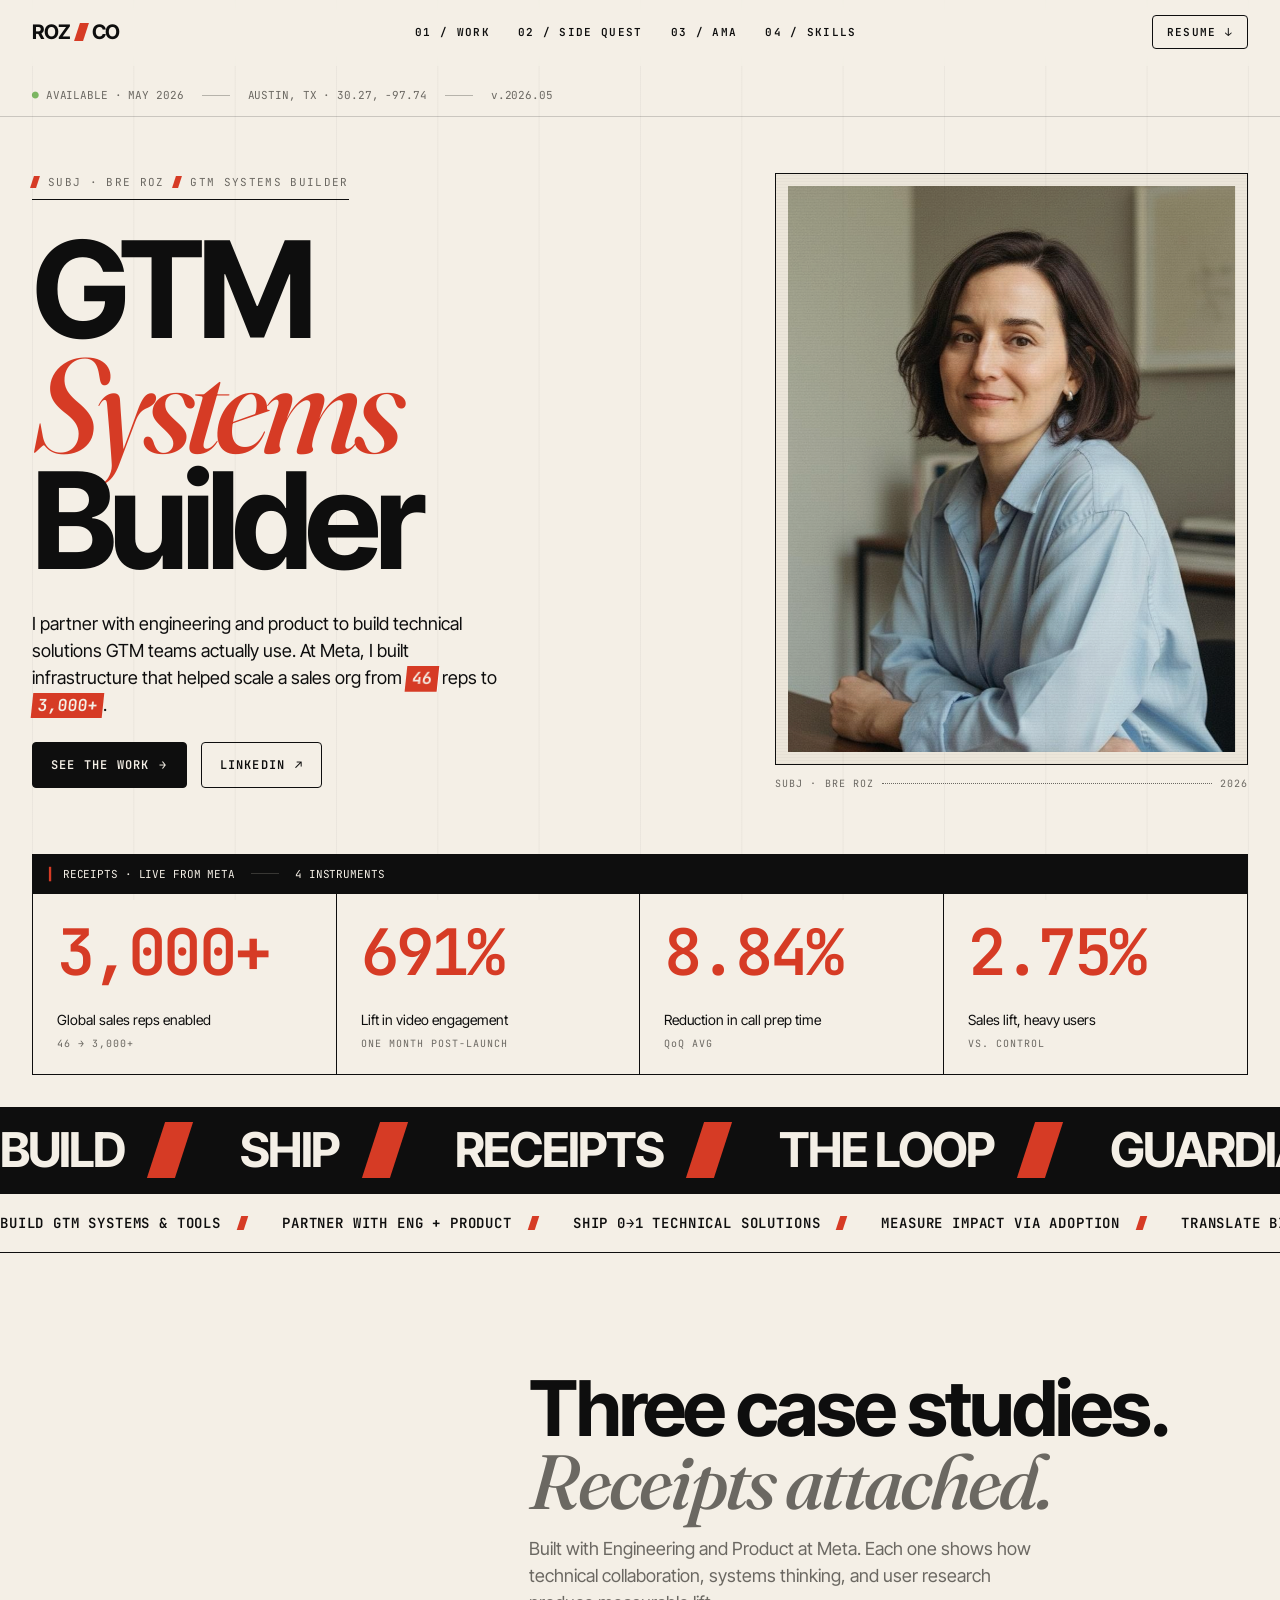
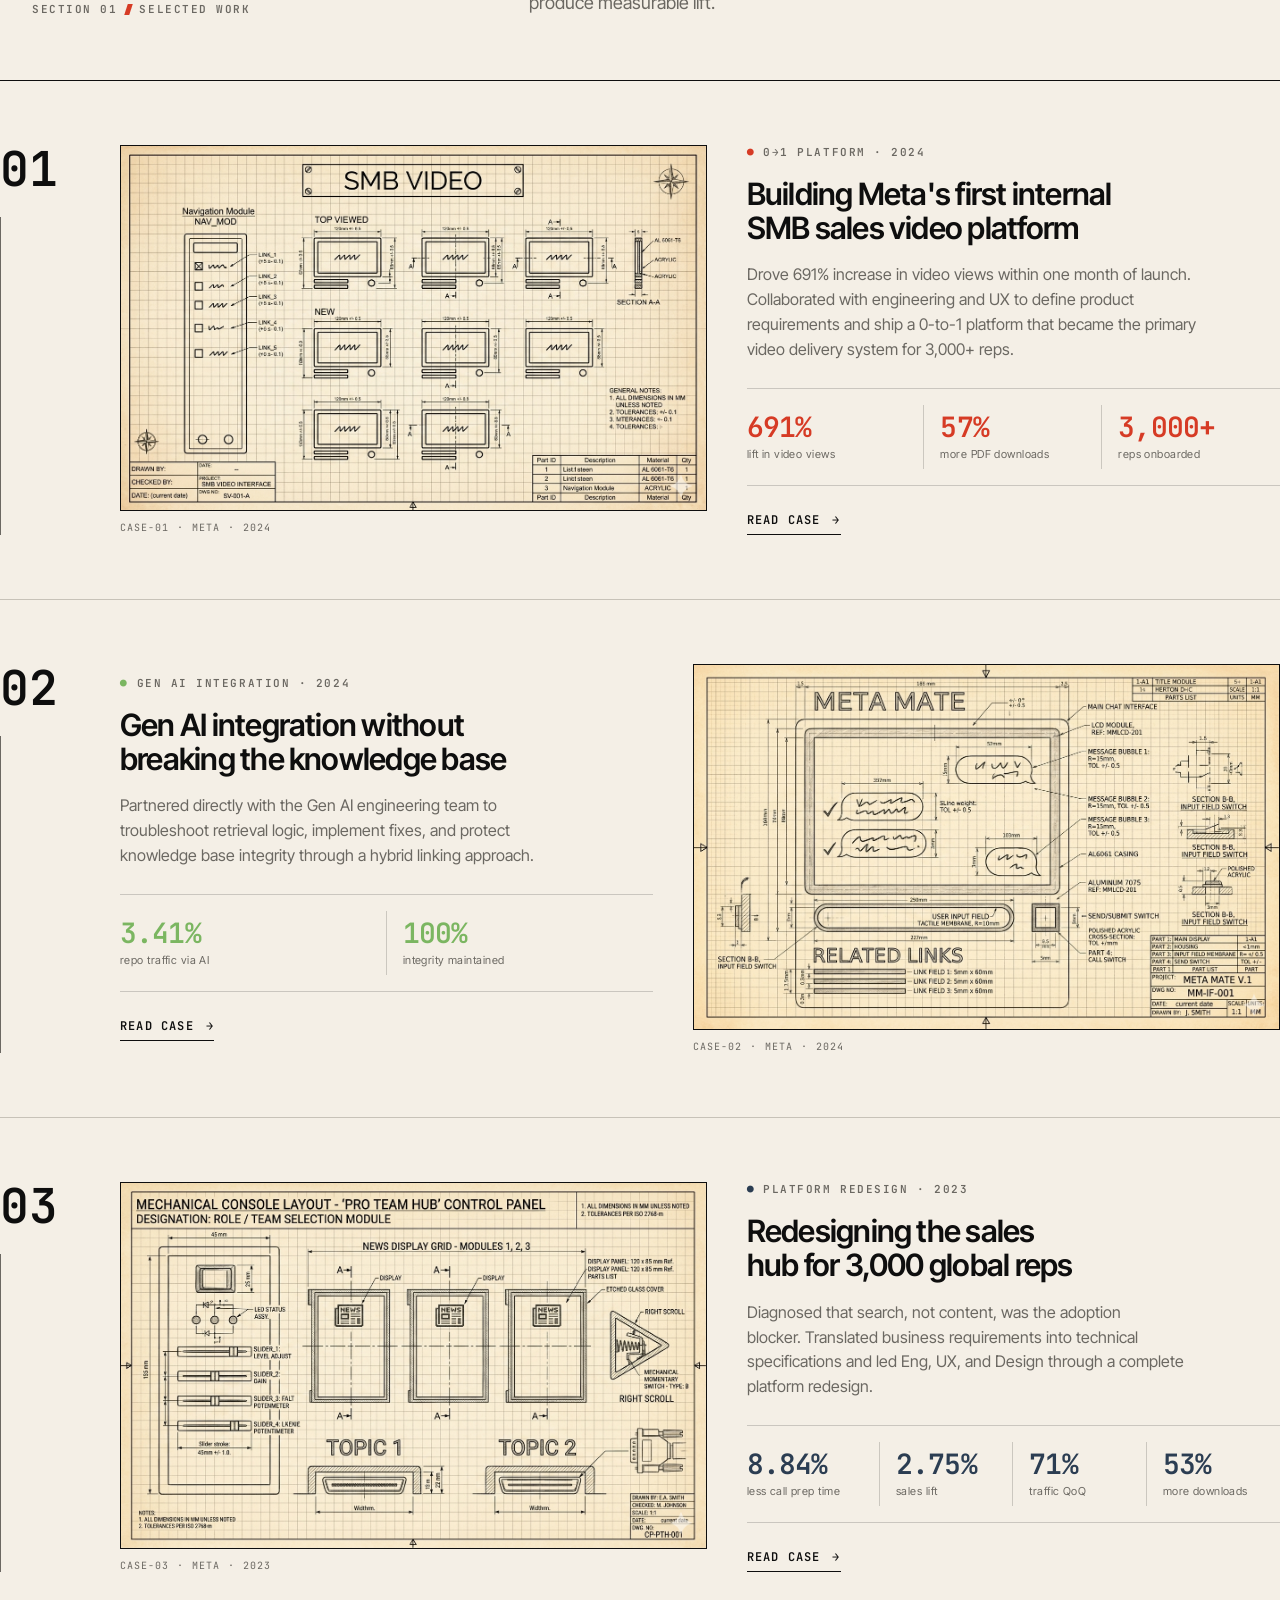
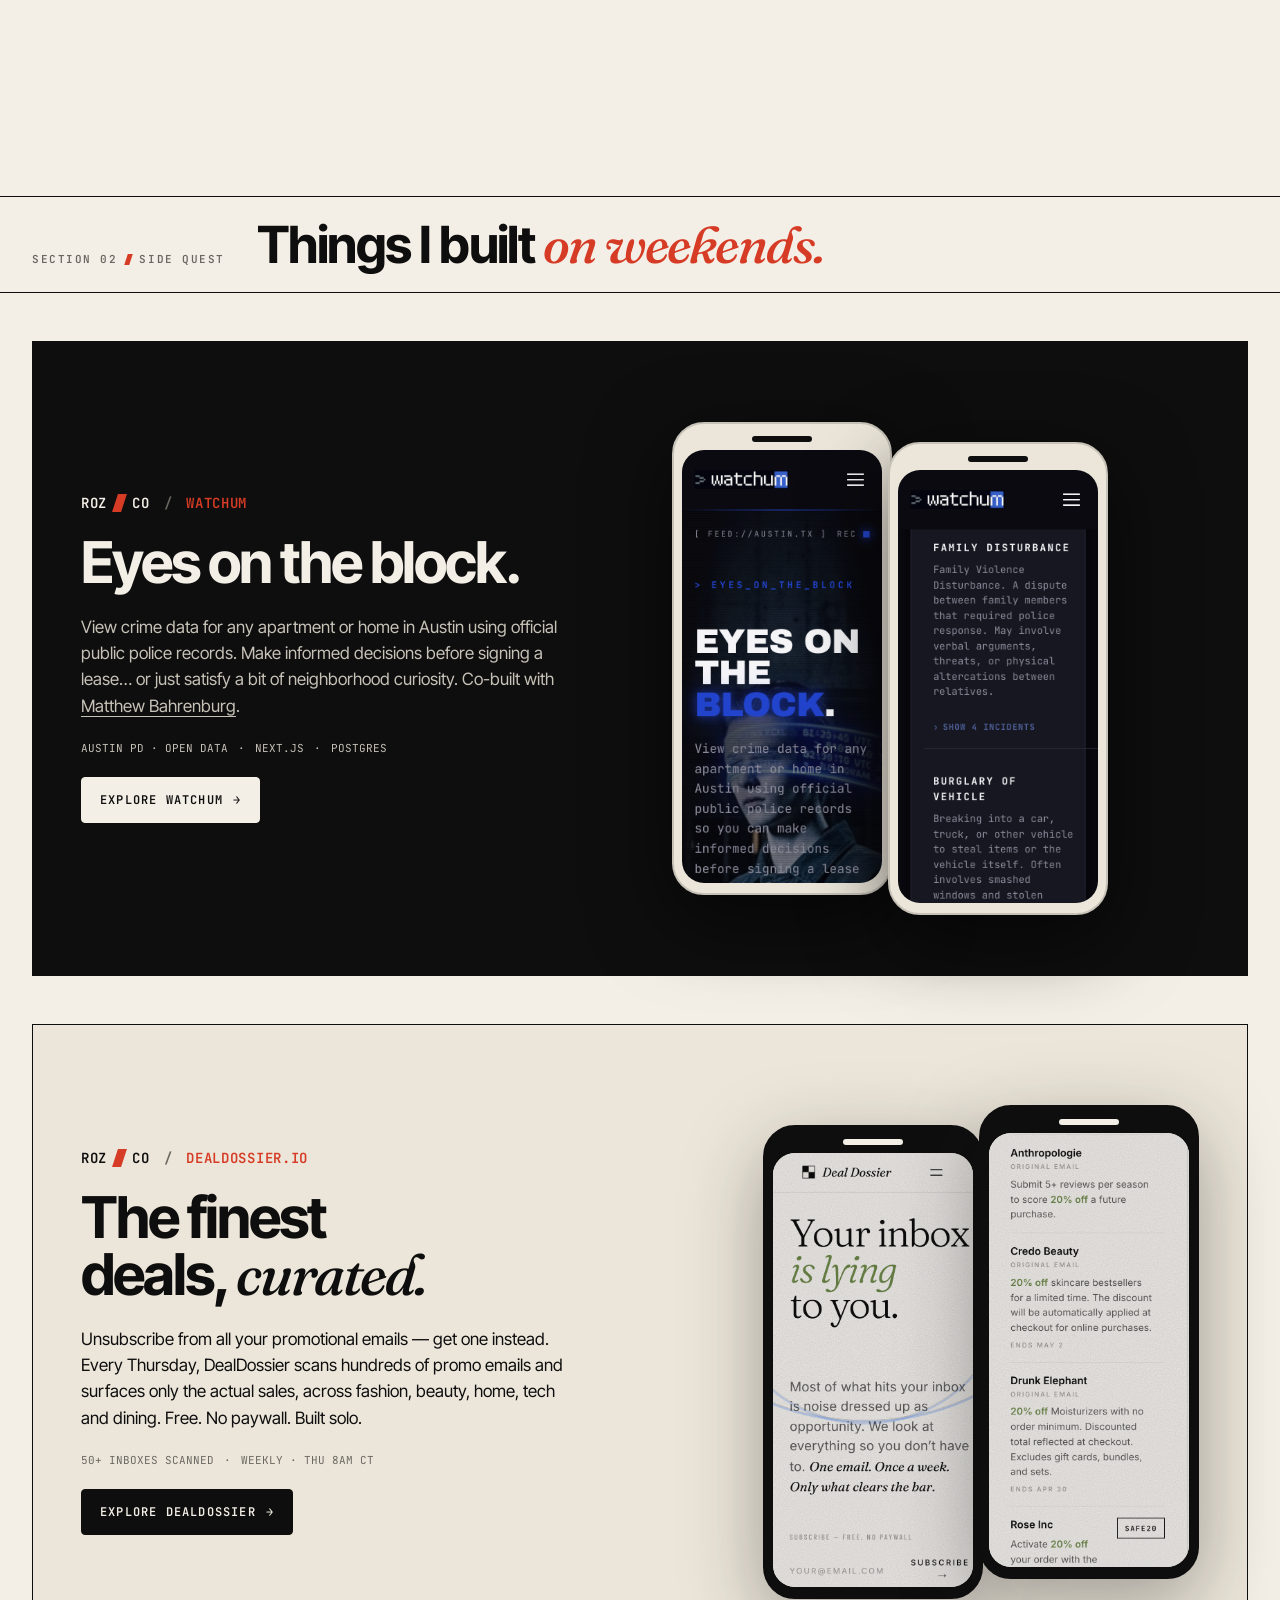
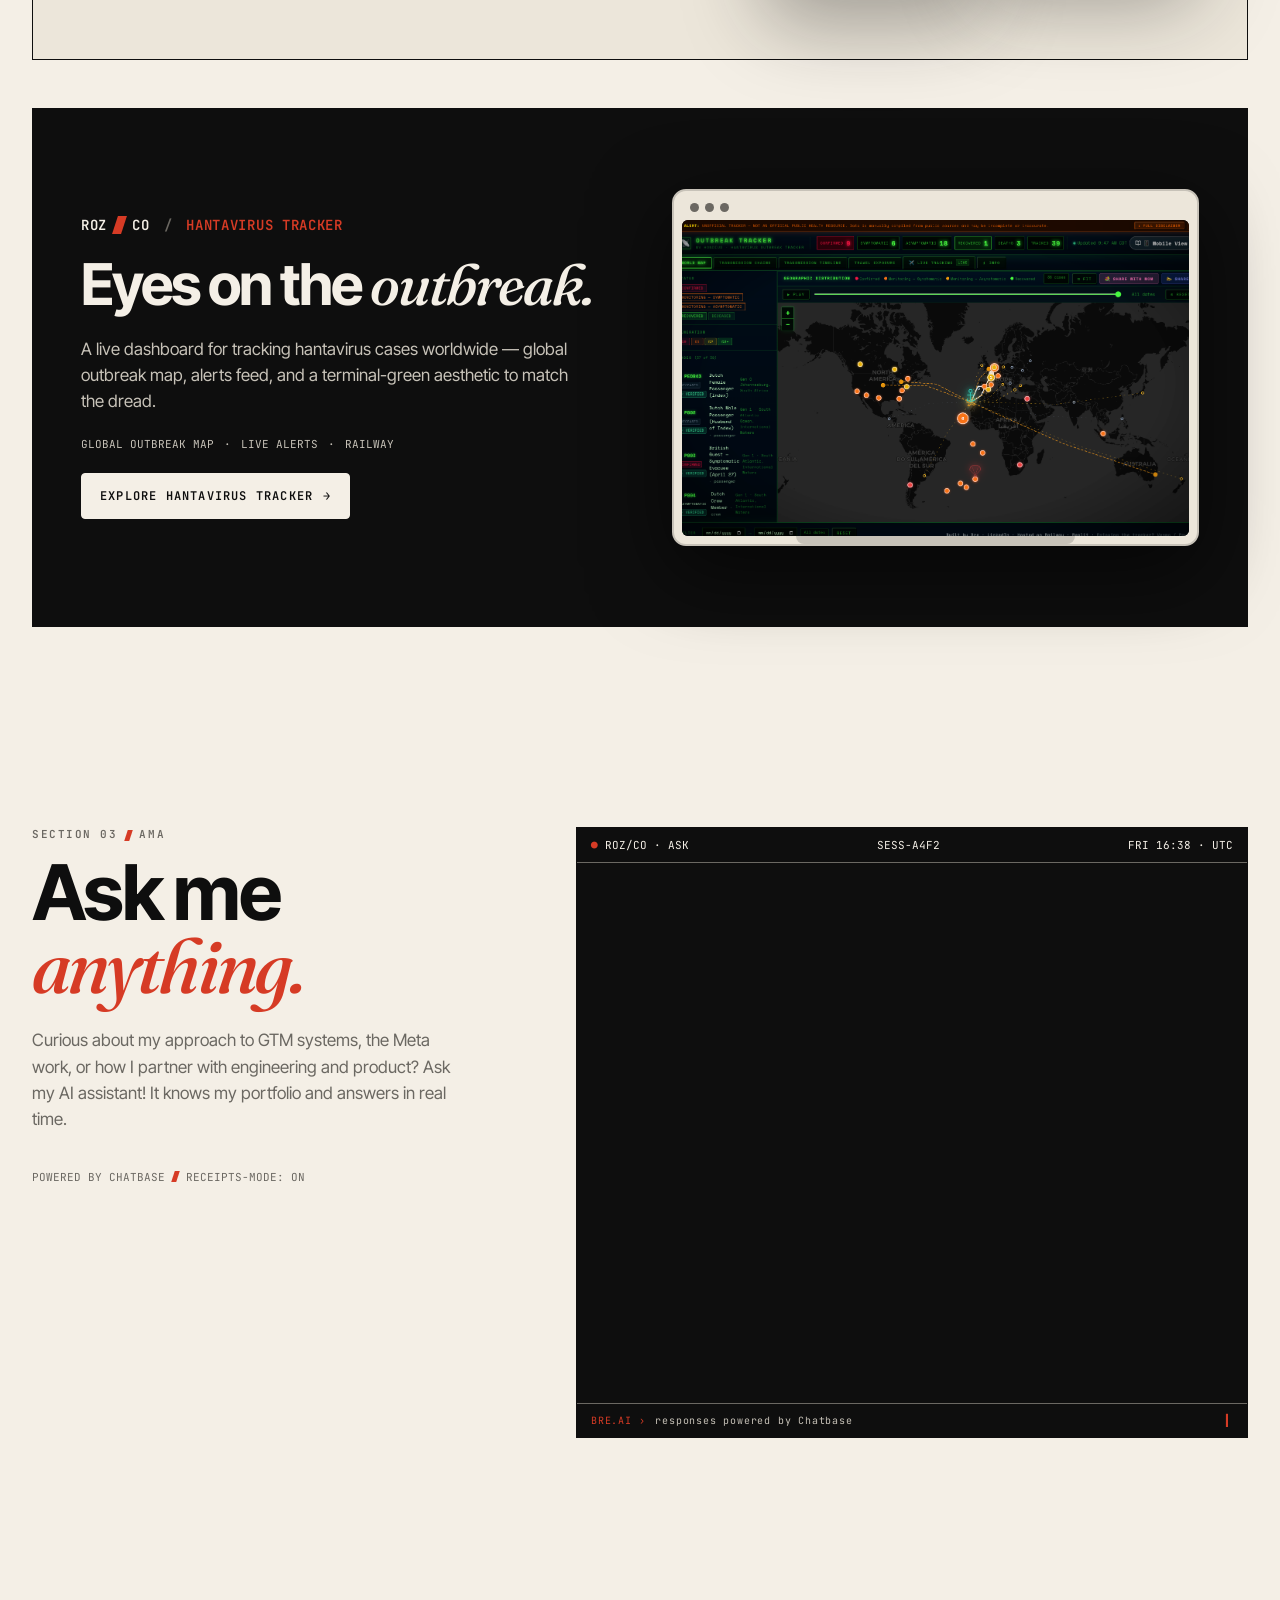
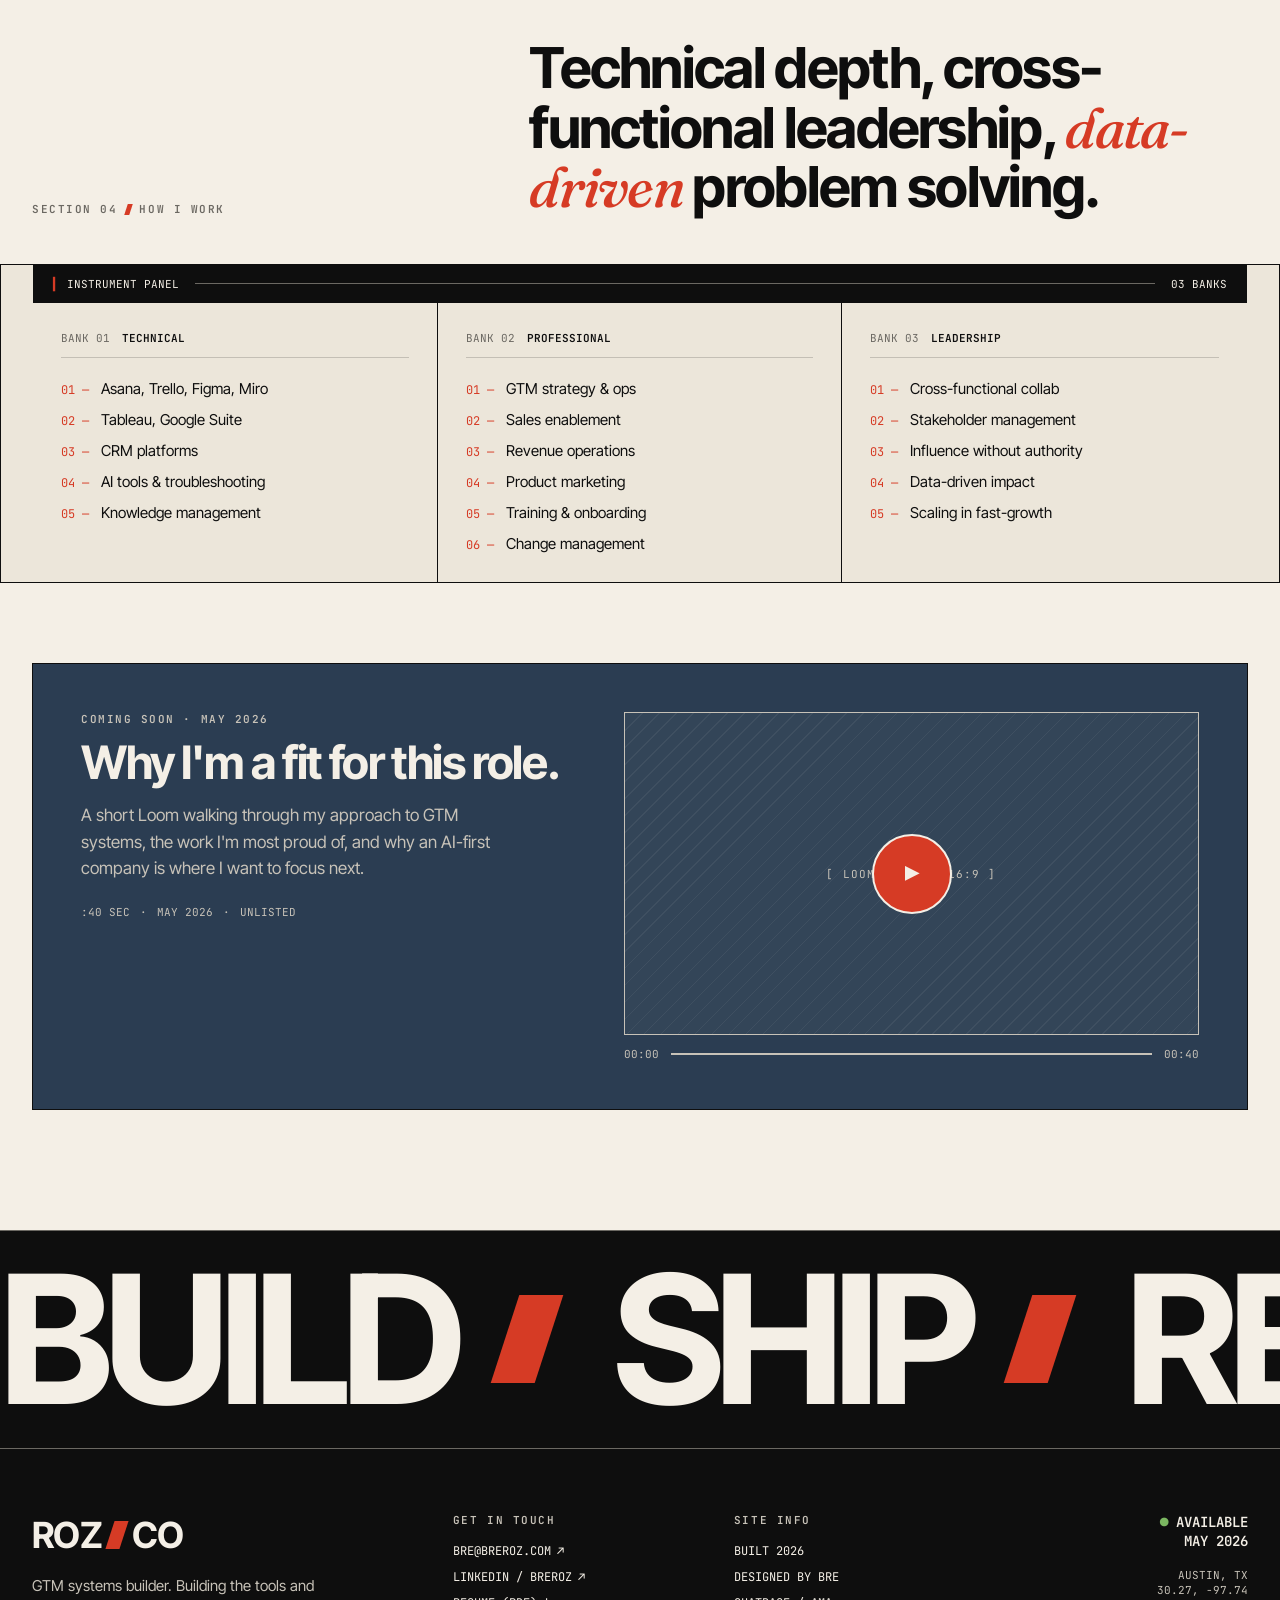
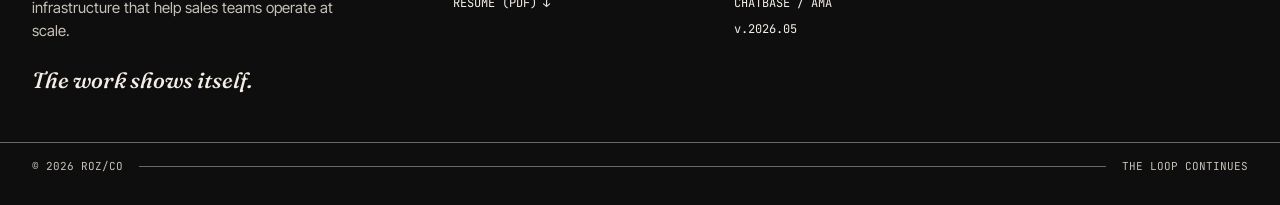
<file: index.html>
<!doctype html>
<html lang="en">
<head>
<!-- Google tag (gtag.js) -->
<script async src="https://www.googletagmanager.com/gtag/js?id=G-G321SDKJMJ"></script>
<script>
  window.dataLayer = window.dataLayer || [];
  function gtag(){dataLayer.push(arguments);}
  gtag('js', new Date());

  gtag('config', 'G-G321SDKJMJ');
</script>
<meta charset="utf-8" />
<meta name="viewport" content="width=device-width, initial-scale=1" />
<title>Bre Roz — GTM Systems Builder</title>
<meta name="description" content="Bre Roz — GTM Systems Builder. I partner with engineering and product to build technical solutions GTM teams actually use. At Meta, helped scale a sales org from 46 reps to 3,000+." />
<link rel="preconnect" href="https://fonts.googleapis.com" />
<link rel="preconnect" href="https://fonts.gstatic.com" crossorigin />
<link href="https://fonts.googleapis.com/css2?family=Inter+Tight:wght@400;500;600;700&family=Fraunces:ital,opsz,wght@1,9..144,400;1,9..144,500;1,9..144,600&family=JetBrains+Mono:wght@400;500;600&display=swap" rel="stylesheet" />
<style>
/* ROZ/CO — Operator-Core tokens */
:root {
  --bone: #F4EFE6;
  --bone-2: #ECE6DA;
  --black: #0E0E0E;
  --black-2: #1A1A18;
  --signal: #D63B25;
  --green: #7BB661;
  --steel: #6B6862;
  --steel-2: #C7C2B8;
  --drafting: #2B3D52;

  --f-sans: "Inter Tight", "Inter", system-ui, sans-serif;
  --f-serif: "Fraunces", "Times New Roman", serif;
  --f-mono: "JetBrains Mono", ui-monospace, monospace;

  --r: 0px;
  --r-int: 4px;

  --hairline: 1px solid var(--black);
  --hairline-steel: 1px solid var(--steel);
  --hairline-light: 1px solid rgba(14,14,14,.18);

  --shadow-hard: 4px 4px 0 var(--black);
}

* { box-sizing: border-box; margin: 0; padding: 0; }
html { scroll-behavior: smooth; }
html, body { background: var(--bone); color: var(--black); font-family: var(--f-sans); -webkit-font-smoothing: antialiased; }
body { overflow-x: hidden; }
::selection { background: var(--signal); color: var(--bone); }

.mono { font-family: var(--f-mono); font-feature-settings: "ss01"; letter-spacing: -0.01em; }
.serif { font-family: var(--f-serif); font-style: italic; }
.sans { font-family: var(--f-sans); }

.container { max-width: 1440px; margin: 0 auto; padding: 0 32px; }

a { color: inherit; text-decoration: none; }
button { font: inherit; color: inherit; background: none; border: none; cursor: pointer; }
img { display: block; max-width: 100%; }

.eyebrow {
  font-family: var(--f-mono);
  font-size: 11px;
  font-weight: 600;
  letter-spacing: 0.14em;
  text-transform: uppercase;
  color: var(--steel);
}
.tick { color: var(--signal); font-family: var(--f-mono); }
.rule { height: 1px; background: var(--black); }
.rule-steel { height: 1px; background: var(--steel-2); }

.skip {
  position: absolute; left: -9999px; top: 0;
  background: var(--black); color: var(--bone);
  padding: 10px 14px; font-family: var(--f-mono); font-size: 12px;
  z-index: 200;
}
.skip:focus { left: 8px; top: 8px; }

.grid-overlay {
  position: fixed; inset: 0;
  pointer-events: none;
  z-index: 1;
  background-image: linear-gradient(to right, rgba(14,14,14,.04) 1px, transparent 1px);
  background-size: calc((100% - 64px) / 12) 100%;
  background-position: 32px 0;
  mix-blend-mode: multiply;
}

/* Slash mark */
.slash {
  display: inline-block;
  background: var(--signal);
  transform: skewX(-18deg);
  vertical-align: middle;
}

/* ─────────── NAV ─────────── */
.nav {
  position: fixed; top: 0; left: 0; right: 0;
  z-index: 100;
  background: rgba(244,239,230,.86);
  backdrop-filter: blur(10px);
  -webkit-backdrop-filter: blur(10px);
  border-bottom: 1px solid transparent;
  transition: border-color .25s, background .25s;
}
.nav--scrolled { border-bottom-color: var(--black); background: rgba(244,239,230,.96); }
.nav__inner {
  display: flex; align-items: center; justify-content: space-between;
  height: 64px;
}
.nav__mark {
  display: flex; align-items: center; gap: 6px;
  font-family: var(--f-sans); font-weight: 700; letter-spacing: -0.02em;
  font-size: 20px;
}
.nav__links {
  display: flex; gap: 28px;
  font-size: 11px; font-weight: 600; letter-spacing: 0.12em;
}
.nav__links a { position: relative; padding: 4px 0; }
.nav__links a::after {
  content: ""; position: absolute; left: 0; bottom: 0;
  width: 0; height: 1px; background: var(--signal);
  transition: width .35s cubic-bezier(.2,.7,.2,1);
}
.nav__links a:hover::after { width: 100%; }
.nav__cta {
  display: inline-flex; align-items: center; gap: 8px;
  border: var(--hairline);
  padding: 9px 14px;
  font-size: 11px; font-weight: 600; letter-spacing: 0.12em;
  border-radius: var(--r-int);
  font-family: var(--f-mono);
  transition: background .2s, color .2s;
}
.nav__cta:hover { background: var(--black); color: var(--bone); }
.nav__progress {
  height: 1px; background: var(--signal);
  transform: scaleX(0);
  transform-origin: 0 50%;
  transition: transform .08s linear;
}

/* ─────────── HERO — flank ─────────── */
.hero--flank {
  position: relative;
  background: var(--bone);
  color: var(--black);
  overflow: hidden;
}
.hero-flank__top {
  padding-top: 88px;
  border-bottom: var(--hairline-light);
}
.hero-flank__meta {
  display: flex; align-items: center; gap: 18px;
  font-size: 11px;
  color: var(--steel);
  padding-bottom: 14px;
}
.hero-flank__meta .tick { color: var(--green); animation: pulse 1.6s ease-in-out infinite; }
.hero-flank__meta-rule { flex: 0 0 auto; width: 28px; height: 1px; background: var(--steel); opacity: .45; }

.hero-flank__main {
  display: grid;
  grid-template-columns: 1.45fr 1fr;
  gap: 56px;
  align-items: center;
  padding: 56px 32px 64px;
  min-height: calc(100vh - 200px);
}

.hero-flank__type {
  display: flex; flex-direction: column; gap: 32px;
  position: relative;
  z-index: 2;
}
.hero-flank__kicker {
  display: inline-flex; align-items: center; gap: 10px;
  font-size: 11px;
  color: var(--steel);
  letter-spacing: 0.12em;
  align-self: flex-start;
  padding-bottom: 10px;
  border-bottom: var(--hairline);
}
.hero-flank__h1 {
  font-family: var(--f-sans);
  font-weight: 700;
  font-size: clamp(72px, 10.5vw, 184px);
  line-height: 0.86;
  letter-spacing: -0.05em;
  color: var(--black);
}
.hero-flank__h1-word {
  display: block;
  overflow: hidden;
  margin-bottom: -0.16em;
}
.hero-flank__h1-word > span {
  display: block;
  transform: translateY(105%);
  transition: transform 1.1s cubic-bezier(.2,.8,.2,1);
  padding-bottom: 0.16em;
}
.hero-flank__h1.is-in .hero-flank__h1-word > span { transform: translateY(0); }
.hero-flank__h1-word:nth-child(2) > span {
  color: var(--signal);
  font-style: italic;
  font-family: var(--f-serif);
  font-weight: 500;
}

.hero-flank__lede { max-width: 52ch; }
.hero-flank__lede p {
  font-size: clamp(18px, 1.4vw, 22px);
  line-height: 1.5;
  color: var(--black);
  margin-bottom: 24px;
  text-wrap: pretty;
}
.hero__hl {
  display: inline-block;
  padding: 0 6px;
  background: var(--signal); color: var(--bone);
  font-weight: 600;
  font-size: 0.92em;
  transform: skewX(-6deg);
}
.hero-flank__ctas { display: flex; gap: 14px; flex-wrap: wrap; }

.hero-flank__portrait {
  position: relative;
  align-self: stretch;
  display: flex; flex-direction: column;
  justify-content: center;
}
.hero-flank__portrait-frame {
  position: relative;
  border: var(--hairline);
  background: var(--bone-2);
  padding: 12px;
  overflow: hidden;
  aspect-ratio: 4/5;
  max-height: 78vh;
}
.hero-flank__portrait-frame img {
  width: 100%; height: 100%;
  object-fit: cover;
  object-position: 50% 25%;
  filter: contrast(1.02) saturate(0.96);
  will-change: transform;
  transition: transform .3s linear;
}
.hero-flank__portrait-grain {
  position: absolute; inset: 0;
  background-image: repeating-linear-gradient(0deg, rgba(14,14,14,.025) 0 1px, transparent 1px 3px);
  mix-blend-mode: multiply;
  pointer-events: none;
}
.hero-flank__portrait-tag {
  display: flex; align-items: center; gap: 8px;
  margin-top: 12px;
  font-size: 10px;
  color: var(--steel);
  letter-spacing: 0.1em;
}
.dotline { flex: 1; border-top: 1px dotted var(--steel); }

.hero-flank__dash {
  padding: 0 32px 32px;
  max-width: 1440px;
  margin: 0 auto;
}

/* CTAs */
.cta {
  display: inline-flex; align-items: center; gap: 10px;
  padding: 14px 18px;
  font-family: var(--f-mono);
  font-size: 12px; font-weight: 600;
  letter-spacing: 0.1em;
  border-radius: var(--r-int);
  border: var(--hairline);
  background: transparent;
  color: var(--black);
  transition: transform .25s cubic-bezier(.2,.7,.2,1), background .25s, color .25s, border-color .25s;
  position: relative;
  overflow: hidden;
  white-space: nowrap;
  width: max-content;
  max-width: 100%;
  cursor: pointer;
}
.cta[hidden] { display: none; }
.cta__arrow { transition: transform .25s; display: inline-block; flex-shrink: 0; }
.cta:hover .cta__arrow { transform: translateX(4px); }
.cta--primary { background: var(--black); color: var(--bone); border-color: var(--black); }
.cta--primary:hover { background: var(--signal); border-color: var(--signal); }
.cta--ghost { background: transparent; }
.cta--ghost:hover { background: var(--black); color: var(--bone); }
.cta__dot {
  width: 6px; height: 6px; border-radius: 50%;
  background: var(--signal);
  display: inline-block;
  animation: pulse 1.6s ease-in-out infinite;
}
@keyframes pulse {
  0%, 100% { opacity: .4; transform: scale(1); }
  50%      { opacity: 1;  transform: scale(1.3); }
}
.cta--read {
  border: none; padding: 0; gap: 12px;
  border-bottom: 1px solid var(--black);
  border-radius: 0;
  padding-bottom: 6px;
}
.cta--read:hover { color: var(--signal); border-bottom-color: var(--signal); }
.cta--dark { background: var(--bone); color: var(--black); border-color: var(--bone); }
.cta--dark:hover { background: var(--signal); color: var(--bone); border-color: var(--signal); }

/* dashboard */
.hero__dash { border: var(--hairline); position: relative; }
.hero__dash-head {
  display: flex; align-items: center; gap: 16px;
  padding: 12px 16px;
  border-bottom: var(--hairline);
  font-size: 11px;
  background: var(--black); color: var(--bone);
}
.hero__dash-head .tick { color: var(--signal); }
.hero__dash-grid { display: grid; grid-template-columns: repeat(4, 1fr); }
.receipt {
  padding: 28px 24px 24px;
  border-right: var(--hairline);
  display: flex; flex-direction: column; gap: 8px;
  min-height: 180px;
}
.receipt:last-child { border-right: none; }
.receipt__num {
  font-size: clamp(40px, 5vw, 64px);
  font-weight: 600;
  font-family: var(--f-mono);
  letter-spacing: -0.04em;
  color: var(--signal);
  line-height: 0.95;
}
.receipt__label {
  font-size: 14px;
  color: var(--black);
  margin-top: auto;
  max-width: 22ch;
  line-height: 1.3;
}
.receipt__sub { font-size: 10px; color: var(--steel); letter-spacing: 0.1em; }

/* ─────────── HERO MARQUEE ─────────── */
.hero-marquee {
  position: relative;
  border-top: var(--hairline);
  border-bottom: var(--hairline);
  background: var(--black);
  color: var(--bone);
  overflow: hidden;
}
.hero-marquee__track {
  display: flex; gap: 56px;
  white-space: nowrap;
  padding: 14px 0;
  animation: marquee-l 60s linear infinite;
}
.hero-marquee:hover .hero-marquee__track { animation-play-state: paused; }
.hero-marquee__word {
  display: inline-flex; align-items: center; gap: 32px;
  font-family: var(--f-sans);
  font-weight: 700;
  font-size: 48px;
  letter-spacing: -0.04em;
  line-height: 1;
}
@keyframes marquee-l { from { transform: translateX(0); } to { transform: translateX(-50%); } }
@keyframes marquee-r { from { transform: translateX(-50%); } to { transform: translateX(0); } }

/* ─────────── TICKER ─────────── */
.ticker {
  position: relative;
  border-top: var(--hairline);
  border-bottom: var(--hairline);
  background: var(--bone);
  padding: 20px 0;
  overflow: hidden;
}
.ticker__rail { overflow: hidden; }
.ticker__track {
  display: flex; gap: 36px;
  white-space: nowrap;
  animation: marquee-r 50s linear infinite;
  font-size: 14px; font-weight: 600;
  letter-spacing: 0.06em;
  color: var(--black);
}
.ticker__item { display: inline-flex; align-items: center; gap: 18px; }

/* ─────────── WORK ─────────── */
.work { padding: 120px 0 80px; position: relative; }
.work__head {
  display: grid;
  grid-template-columns: 1fr 1.6fr;
  gap: 48px; align-items: end;
  margin-bottom: 64px;
}
.work__h2 {
  font-size: clamp(48px, 6vw, 88px);
  font-weight: 700;
  letter-spacing: -0.035em;
  line-height: 0.95;
  text-wrap: balance;
}
.work__h2 .serif { color: var(--steel); font-weight: 500; }
.work__sub {
  font-size: 18px; color: var(--steel);
  max-width: 52ch; text-wrap: pretty; line-height: 1.5;
  margin-top: 16px;
}
.work__rule { background: var(--black); }
.work__list { padding: 64px 0; }
.work__div { margin: 64px 0; }

.case {
  display: grid;
  grid-template-columns: 80px 1.1fr 1fr;
  gap: 40px;
  position: relative;
  opacity: 0;
  transform: translateY(40px);
  transition: opacity .9s ease, transform .9s cubic-bezier(.2,.8,.2,1);
}
.case.is-in { opacity: 1; transform: translateY(0); }
.case--right { grid-template-columns: 80px 1fr 1.1fr; }
.case--right .case__media { order: 3; }
.case--right .case__body { order: 2; }

.case__index {
  display: flex; flex-direction: column; gap: 16px;
  font-size: 14px; font-weight: 600;
}
.case__index .mono { font-size: 48px; font-weight: 600; line-height: 1; color: var(--black); }
.case__index-rule { width: 1px; flex: 1; background: var(--steel); margin-top: 8px; }

.case__media { position: relative; }
.case__media-inner {
  position: relative;
  overflow: hidden;
  border: var(--hairline);
  aspect-ratio: 16/10;
  background:
    repeating-linear-gradient(135deg, rgba(14,14,14,.06) 0 1px, transparent 1px 12px),
    var(--bone-2);
  display: flex; align-items: center; justify-content: center;
  color: var(--steel);
  font-size: 11px; letter-spacing: 0.1em;
}
.case__media-inner.is-hover {
  background:
    repeating-linear-gradient(135deg, rgba(214,59,37,.08) 0 1px, transparent 1px 8px),
    var(--bone-2);
}
.case__media-img {
  position: absolute; inset: 0;
  width: 100%; height: 100%;
  object-fit: cover;
  display: block;
  transition: transform .9s cubic-bezier(.2,.8,.2,1), filter .25s;
  will-change: transform;
}
.case__media-inner.is-hover .case__media-img {
  transform: scale(1.04);
  filter: contrast(1.04) saturate(1.04);
}
.case__media-scan {
  position: absolute; left: 0; right: 0; top: 0;
  height: 2px;
  background: linear-gradient(90deg, transparent, var(--signal), transparent);
  opacity: 0;
  transition: opacity .25s;
  z-index: 3;
}
.case__media-inner.is-hover .case__media-scan { opacity: 1; animation: scan 1.6s linear infinite; }
@keyframes scan {
  from { transform: translateY(0); }
  to { transform: translateY(100%); }
}
.case__media-tag {
  display: flex; gap: 8px;
  margin-top: 10px;
  font-size: 10px;
  color: var(--steel);
  letter-spacing: 0.1em;
  font-family: var(--f-mono);
}

.case__body {
  display: flex; flex-direction: column; gap: 18px;
  align-self: center;
}
.case__kicker { display: inline-flex; align-items: center; gap: 8px; }
.case__title {
  font-size: clamp(28px, 2.4vw, 38px);
  font-weight: 600;
  letter-spacing: -0.025em;
  line-height: 1.1;
  text-wrap: balance;
}
.case__copy {
  font-size: 16px;
  color: var(--steel);
  line-height: 1.55;
  text-wrap: pretty;
  max-width: 50ch;
}
.case__receipts {
  display: grid;
  grid-template-columns: repeat(auto-fit, minmax(110px, 1fr));
  border-top: var(--hairline-light);
  border-bottom: var(--hairline-light);
  padding: 16px 0;
  margin: 8px 0;
}
.case__receipt {
  border-right: var(--hairline-light);
  padding: 8px 16px;
  min-width: 0;
}
.case__receipt:first-child { padding-left: 0; }
.case__receipt:last-child { border-right: none; }
.case__receipt-num {
  font-size: 28px; font-weight: 600; letter-spacing: -0.03em;
  line-height: 1;
  font-family: var(--f-mono);
}
.case__receipt-label {
  font-size: 11px; color: var(--steel);
  margin-top: 6px; letter-spacing: 0.04em;
}

/* ─────────── SIDE QUEST ─────────── */
.sq { padding: 80px 0 80px; position: relative; }
.sq__sticky-head {
  position: sticky; top: 64px; z-index: 5;
  background: var(--bone);
  border-top: var(--hairline);
  border-bottom: var(--hairline);
  padding: 16px 0;
}
.sq__head-inner { display: flex; align-items: baseline; gap: 32px; }
.sq__h2 {
  font-size: clamp(32px, 4vw, 56px);
  font-weight: 700;
  letter-spacing: -0.03em;
}
.sq__h2 .serif { color: var(--signal); font-weight: 500; }

.sq__row {
  display: grid;
  grid-template-columns: 1fr 1fr;
  gap: 64px;
  padding: 80px 48px;
  align-items: center;
  margin-top: 48px;
}
.sq__row--dark {
  background: var(--black);
  color: var(--bone);
  border: var(--hairline);
}
.sq__row--dark .sq__body { color: var(--steel-2); }
.sq__row--dark .sq__brand-divider { color: var(--steel); }
.sq__row--bone {
  background: var(--bone-2);
  border: var(--hairline);
}

.sq__copy { display: flex; flex-direction: column; gap: 22px; }
.sq__brand {
  display: inline-flex; align-items: center; gap: 8px;
  font-size: 14px; font-weight: 600; letter-spacing: 0.05em;
}
.sq__brand-divider { color: var(--steel); margin: 0 6px; }
.sq__brand-product { color: var(--signal); }
.sq__title {
  font-size: clamp(40px, 4.5vw, 64px);
  font-weight: 700;
  letter-spacing: -0.035em;
  line-height: 1;
  text-wrap: balance;
}
.sq__title .serif { font-weight: 500; }
.sq__body {
  font-size: 17px;
  line-height: 1.55;
  max-width: 50ch;
  text-wrap: pretty;
}
.sq__chips {
  display: flex; gap: 10px; flex-wrap: wrap;
  font-size: 11px; color: var(--steel);
  font-family: var(--f-mono);
}
.sq__row--dark .sq__chips { color: var(--steel-2); }
.sq__copy .cta { align-self: flex-start; }

.sq__phones {
  display: flex; gap: 24px;
  position: relative;
  align-items: center;
}
.sq__phones--right { justify-content: flex-end; }
.phone {
  flex: 0 0 auto;
  width: 220px;
  border-radius: 32px;
  border: 2px solid var(--black);
  background: var(--black);
  padding: 10px 8px;
  position: relative;
  filter: drop-shadow(0 24px 40px rgba(14,14,14,.35));
}
.sq__row--dark .phone {
  border-color: var(--steel-2);
  background: var(--bone-2);
  filter: drop-shadow(0 24px 40px rgba(0,0,0,.6));
}
.phone__notch {
  width: 60px; height: 6px;
  background: var(--bone);
  border-radius: 3px;
  margin: 2px auto 8px;
}
.sq__row--dark .phone__notch { background: var(--black); }
.phone__screen {
  border-radius: 22px;
  overflow: hidden;
  background: var(--bone);
  aspect-ratio: 9/19.5;
}
.phone__screen img {
  width: 100%; height: 100%;
  object-fit: cover;
  object-position: top center;
}
.phone--1 { animation: float-a 5s ease-in-out infinite alternate; }
.phone--2 {
  animation: float-b 5.6s ease-in-out infinite alternate;
  transform: translateY(20px);
  margin-left: -28px;
}
.sq__phones--right .phone--1 { order: 2; margin-left: -28px; margin-right: 0; }
.sq__phones--right .phone--2 { order: 1; margin-left: 0; }
@keyframes float-a {
  0% { transform: translateY(-6px) rotate(-1deg); }
  100% { transform: translateY(6px) rotate(1deg); }
}
@keyframes float-b {
  0% { transform: translateY(20px) rotate(1deg); }
  100% { transform: translateY(8px) rotate(-1deg); }
}

/* Floating computer (single laptop-style frame) */
.sq__computer {
  display: flex;
  justify-content: center;
  align-items: center;
  position: relative;
}
.computer {
  width: 100%;
  max-width: 560px;
  border-radius: 14px;
  border: 2px solid var(--steel-2);
  background: var(--bone-2);
  padding: 8px 8px 0;
  position: relative;
  filter: drop-shadow(0 24px 40px rgba(0,0,0,.6));
  animation: float-c 6s ease-in-out infinite alternate;
}
.computer__bar {
  display: flex;
  align-items: center;
  gap: 6px;
  padding: 4px 8px 8px;
}
.computer__dot {
  width: 9px; height: 9px;
  border-radius: 50%;
  background: var(--steel);
}
.computer__screen {
  border-radius: 6px;
  overflow: hidden;
  background: var(--black);
  aspect-ratio: 16 / 10;
}
.computer__screen img {
  width: 100%; height: 100%;
  object-fit: cover;
  object-position: top center;
  display: block;
}
.computer__base {
  width: 55%;
  height: 8px;
  background: var(--steel-2);
  border-radius: 0 0 10px 10px;
  margin: 0 auto;
}
@keyframes float-c {
  0% { transform: translateY(-5px) rotate(-0.6deg); }
  100% { transform: translateY(5px) rotate(0.6deg); }
}

/* ─────────── AMA ─────────── */
.ama { padding: 120px 0; }
.ama__grid {
  display: grid;
  grid-template-columns: 1fr 1.4fr;
  gap: 64px; align-items: start;
}
.ama__h2 {
  font-size: clamp(48px, 6vw, 80px);
  font-weight: 700;
  letter-spacing: -0.035em;
  line-height: 0.95;
  margin: 16px 0 24px;
}
.ama__h2 .serif { color: var(--signal); font-weight: 500; }
.ama__sub {
  font-size: 17px; color: var(--steel);
  line-height: 1.55;
  max-width: 42ch;
  margin-bottom: 32px;
}
.ama__powered { font-size: 11px; color: var(--steel); display: inline-flex; align-items: center; gap: 8px; font-family: var(--f-mono); }

.terminal {
  border: var(--hairline);
  background: var(--black);
  color: var(--bone);
  font-family: var(--f-mono);
  position: relative;
}
.terminal__bar {
  display: flex; gap: 24px;
  padding: 10px 14px;
  font-size: 11px;
  border-bottom: 1px solid var(--steel);
  justify-content: space-between;
  flex-wrap: wrap;
}
.terminal__bar .tick { color: var(--signal); }
.terminal__embed {
  position: relative;
  height: 540px;
  background: var(--black);
}
.terminal__embed iframe {
  width: 100%; height: 100%;
  border: none;
  display: block;
}
.terminal__footnote {
  display: flex; gap: 10px; align-items: center;
  padding: 10px 14px;
  border-top: 1px solid var(--steel);
  font-size: 10px; color: var(--steel-2);
  letter-spacing: 0.08em;
  font-family: var(--f-mono);
}
.terminal__footnote span:first-child { color: var(--signal); }
.terminal__caret {
  color: var(--signal) !important;
  margin-left: auto;
  animation: blink 1s step-end infinite;
}
@keyframes blink { 50% { opacity: 0; } }

/* ─────────── SKILLS ─────────── */
.skills { padding: 80px 0 120px; }
.skills__head {
  display: grid;
  grid-template-columns: 1fr 1.6fr;
  gap: 48px; align-items: end;
  margin-bottom: 48px;
}
.skills__h2 {
  font-size: clamp(36px, 4.4vw, 64px);
  font-weight: 700;
  letter-spacing: -0.03em;
  line-height: 1.05;
  text-wrap: balance;
}
.skills__h2 .serif { color: var(--signal); font-weight: 500; }

.skills__panel {
  border: var(--hairline);
  background: var(--bone-2);
  position: relative;
}
.skills__panel-head {
  display: flex; align-items: center; gap: 16px;
  padding: 12px 20px;
  background: var(--black); color: var(--bone);
  font-size: 11px;
  font-family: var(--f-mono);
}
.skills__panel-head .tick { color: var(--signal); }
.skills__panel-rule { flex: 1; height: 1px; background: var(--steel); }
.skills__cols { display: grid; grid-template-columns: repeat(3, 1fr); }
.skills__col {
  border-right: var(--hairline);
  padding: 28px;
}
.skills__col:last-child { border-right: none; }
.skills__col-head {
  display: flex; gap: 12px;
  font-size: 11px; color: var(--steel);
  margin-bottom: 20px;
  padding-bottom: 12px;
  border-bottom: var(--hairline-light);
  font-family: var(--f-mono);
}
.skills__col-head span:last-child { color: var(--black); font-weight: 600; }
.skills__list { list-style: none; display: flex; flex-direction: column; gap: 10px; }
.skills__item {
  display: flex; align-items: baseline; gap: 12px;
  font-size: 15px;
  line-height: 1.4;
  opacity: 0;
  transform: translateY(8px);
  transition: opacity .55s ease, transform .55s cubic-bezier(.2,.8,.2,1);
}
.skills__col.is-in .skills__item { opacity: 1; transform: translateY(0); }
.skills__item > span:last-child { flex: 1; min-width: 0; }
.skills__item-tick {
  color: var(--signal);
  flex-shrink: 0;
  white-space: nowrap;
  font-size: 12px;
  font-family: var(--f-mono);
}

/* loom */
.loom { margin-top: 80px; }
.loom__inner {
  display: grid; grid-template-columns: 1fr 1.2fr; gap: 64px;
  border: var(--hairline);
  background: var(--drafting);
  color: var(--bone);
  padding: 48px;
}
.loom__left .eyebrow { color: var(--steel-2); }
.loom__h3 {
  font-size: clamp(32px, 3.6vw, 48px);
  font-weight: 700;
  letter-spacing: -0.03em;
  margin: 12px 0 16px;
  line-height: 1.05;
}
.loom__body { color: var(--steel-2); font-size: 17px; line-height: 1.55; max-width: 42ch; margin-bottom: 24px; }
.loom__meta { font-size: 11px; color: var(--steel-2); display: flex; gap: 10px; font-family: var(--f-mono); }
.loom__player { position: relative; }
.loom__placeholder {
  position: relative;
  aspect-ratio: 16/9;
  background:
    repeating-linear-gradient(135deg, rgba(244,239,230,.06) 0 1px, transparent 1px 12px),
    rgba(244,239,230,.04);
  border: 1px solid var(--steel-2);
  color: var(--steel-2);
  font-family: var(--f-mono);
  font-size: 11px;
  letter-spacing: 0.1em;
  display: flex; align-items: center; justify-content: center;
}
.loom__play {
  position: absolute; inset: 0; margin: auto;
  width: 80px; height: 80px;
  border-radius: 50%;
  border: 2px solid var(--bone);
  background: var(--signal);
  color: var(--bone);
  display: flex; align-items: center; justify-content: center;
  font-size: 24px;
  cursor: pointer;
  transition: transform .25s;
}
.loom__play:hover { transform: scale(1.06); }
.loom__timeline {
  display: flex; align-items: center; gap: 12px;
  margin-top: 12px;
  font-size: 11px; color: var(--steel-2);
  font-family: var(--f-mono);
}
.loom__bar { flex: 1; height: 2px; background: var(--steel-2); position: relative; }
.loom__bar-fill { width: 0; height: 100%; background: var(--signal); }

/* ─────────── FOOTER ─────────── */
.footer {
  background: var(--black);
  color: var(--bone);
  padding: 0 0 32px;
  position: relative;
}
.footer__giant {
  border-top: 1px solid var(--steel);
  border-bottom: 1px solid var(--steel);
  overflow: hidden;
  padding: 32px 0;
  position: relative;
}
.footer__giant-track {
  display: flex; gap: 64px;
  white-space: nowrap;
  animation: marquee-l 80s linear infinite;
  font-family: var(--f-sans);
  font-weight: 700;
  font-size: clamp(96px, 14vw, 220px);
  letter-spacing: -0.05em;
  line-height: 0.85;
}
.footer__giant:hover .footer__giant-track { animation-play-state: paused; }
.footer__giant-track > span { display: inline-flex; align-items: center; gap: 48px; }

.footer__cols {
  display: grid;
  grid-template-columns: 1.6fr 1fr 1fr 1fr;
  gap: 48px;
  padding: 64px 32px 48px;
}
.footer__mark {
  display: inline-flex; align-items: center; gap: 8px;
  font-size: 36px; font-weight: 700;
  letter-spacing: -0.02em;
  margin-bottom: 18px;
}
.footer__tag { color: var(--steel-2); font-size: 15px; line-height: 1.5; max-width: 36ch; margin-bottom: 24px; }
.footer__mantra { font-size: 22px; color: var(--bone); font-weight: 500; font-family: var(--f-serif); font-style: italic; }

.footer__col .eyebrow { color: var(--steel-2); margin-bottom: 16px; display: block; }
.footer__list {
  list-style: none;
  display: flex; flex-direction: column; gap: 10px;
  font-size: 12px;
  font-family: var(--f-mono);
}
.footer__list a { display: inline-flex; gap: 6px; align-items: center; }
.footer__list a:hover { color: var(--signal); }

.footer__col--avail {
  display: flex; flex-direction: column; gap: 16px;
  align-items: flex-end;
}
.footer__avail { font-size: 14px; line-height: 1.4; text-align: right; font-weight: 600; font-family: var(--f-mono); }
.footer__avail .tick { color: var(--green); animation: pulse 1.6s ease-in-out infinite; }
.footer__loc { font-size: 11px; color: var(--steel-2); text-align: right; line-height: 1.4; font-family: var(--f-mono); }

.footer__base {
  display: flex; align-items: center; gap: 16px;
  padding: 16px 32px 0;
  border-top: 1px solid var(--steel);
  font-size: 11px;
  color: var(--steel-2);
  font-family: var(--f-mono);
}
.footer__base-rule { flex: 1; height: 1px; background: var(--steel); }

/* ─────────── NAV BURGER + DRAWER ─────────── */
.nav__burger {
  display: none;
  flex-direction: column;
  justify-content: center;
  gap: 4px;
  width: 36px; height: 36px;
  border: var(--hairline);
  border-radius: var(--r-int);
  background: transparent;
  padding: 0 8px;
  cursor: pointer;
  align-items: stretch;
}
.nav__burger span {
  display: block;
  height: 1.5px;
  background: var(--black);
  transition: transform .3s, opacity .25s;
  transform-origin: center;
}
.nav--open .nav__burger span:nth-child(1) { transform: translateY(5.5px) rotate(45deg); }
.nav--open .nav__burger span:nth-child(2) { opacity: 0; }
.nav--open .nav__burger span:nth-child(3) { transform: translateY(-5.5px) rotate(-45deg); }

.nav__drawer {
  position: fixed; inset: 56px 0 0 0;
  background: rgba(244,239,230,.98);
  backdrop-filter: blur(12px);
  z-index: 99;
  opacity: 0;
  pointer-events: none;
  transition: opacity .3s ease;
}
.nav--open .nav__drawer { opacity: 1; pointer-events: auto; }
.nav__drawer-inner {
  display: flex; flex-direction: column;
  padding: 32px 24px;
  gap: 4px;
  height: 100%;
  font-family: var(--f-mono);
}
.nav__drawer-inner a {
  font-size: 28px;
  font-weight: 600;
  letter-spacing: -0.02em;
  color: var(--black);
  padding: 14px 0;
  border-bottom: var(--hairline-light);
  display: flex; align-items: baseline; gap: 14px;
  font-family: var(--f-sans);
  transform: translateX(-12px);
  opacity: 0;
  transition: transform .5s cubic-bezier(.2,.8,.2,1), opacity .4s;
}
.nav__drawer-inner a span { color: var(--signal); font-family: var(--f-mono); font-size: 14px; font-weight: 500; }
.nav--open .nav__drawer-inner a {
  transform: translateX(0);
  opacity: 1;
}
.nav--open .nav__drawer-inner a:nth-child(1) { transition-delay: 80ms; }
.nav--open .nav__drawer-inner a:nth-child(2) { transition-delay: 140ms; }
.nav--open .nav__drawer-inner a:nth-child(3) { transition-delay: 200ms; }
.nav--open .nav__drawer-inner a:nth-child(4) { transition-delay: 260ms; }
.nav__drawer-cta {
  margin-top: 24px;
  padding: 16px 18px !important;
  background: var(--black);
  color: var(--bone) !important;
  border-radius: var(--r-int);
  border-bottom: none !important;
  justify-content: space-between;
  font-family: var(--f-mono) !important;
  font-size: 14px !important;
  letter-spacing: 0.1em;
  transition-delay: 320ms !important;
}
.nav__drawer-meta {
  margin-top: auto;
  display: flex; justify-content: space-between;
  font-size: 11px; color: var(--steel);
  padding-top: 24px;
  border-top: var(--hairline-light);
}
.nav__drawer-meta .tick { color: var(--green); }

/* ─────────── RESPONSIVE ─────────── */
@media (max-width: 980px) {
  .container { padding: 0 24px; }
  .hero-flank__main { grid-template-columns: 1fr; gap: 32px; padding: 32px 24px 48px; min-height: auto; }
  .hero-flank__portrait-frame { max-height: 60vh; }
  .hero__dash-grid { grid-template-columns: repeat(2, 1fr); }
  .receipt { border-bottom: var(--hairline); border-right: var(--hairline); }
  .receipt:nth-child(2n) { border-right: none; }
  .receipt:nth-last-child(-n+2) { border-bottom: none; }
  .work__head, .skills__head { grid-template-columns: 1fr; gap: 24px; }
  .case, .case--right { grid-template-columns: 60px 1fr; gap: 24px; }
  .case__media, .case--right .case__media { order: 0; grid-column: 1 / -1; }
  .case__body { order: 1; grid-column: 1 / -1; }
  .case__index { grid-column: 1 / -1; flex-direction: row; align-items: baseline; }
  .case__index-rule { width: auto; flex: 1; height: 1px; margin: 0 0 12px; }
  .sq__row { grid-template-columns: 1fr; gap: 32px; padding: 48px 24px; }
  .sq__phones, .sq__phones--right { justify-content: center; }
  .ama__grid { grid-template-columns: 1fr; }
  .skills__cols { grid-template-columns: 1fr; }
  .skills__col { border-right: none; border-bottom: var(--hairline); }
  .skills__col:last-child { border-bottom: none; }
  .loom__inner { grid-template-columns: 1fr; padding: 32px; gap: 32px; }
  .footer__cols { grid-template-columns: 1fr 1fr; gap: 32px; padding: 48px 24px 32px; }
  .footer__col--avail { align-items: flex-start; grid-column: 1 / -1; flex-direction: row; justify-content: space-between; }
  .footer__avail, .footer__loc { text-align: left; }
  .nav__links { display: none; }
  .nav__cta--desktop { display: none; }
  .nav__burger { display: flex; }
}

@media (max-width: 640px) {
  .container { padding: 0 20px; }
  .nav__inner { height: 56px; }
  .nav__mark { font-size: 17px; }
  .hero-flank__top { padding-top: 72px; }
  .hero-flank__meta { gap: 10px; font-size: 10px; flex-wrap: wrap; }
  .hero-flank__meta-rule { display: none; }
  .hero-flank__main { padding: 32px 20px 40px; }
  .hero-flank__h1 { font-size: clamp(54px, 16vw, 88px); line-height: 0.88; }
  .hero-flank__kicker { font-size: 10px; gap: 8px; }
  .hero-flank__lede p { font-size: 16px; line-height: 1.5; }
  .hero-flank__ctas { gap: 10px; }
  .hero-flank__ctas .cta { padding: 12px 14px; font-size: 11px; }
  .hero-flank__portrait-frame { max-height: none; padding: 8px; }
  .hero-flank__dash { padding: 0 20px 24px; }
  .hero__dash-head { font-size: 10px; padding: 10px 12px; gap: 10px; flex-wrap: wrap; }
  /* Stack receipts to one column on phones — same numbers, more readable */
  .hero__dash-grid { grid-template-columns: 1fr; }
  .receipt { padding: 22px 18px; min-height: 140px; border-right: none; border-bottom: var(--hairline); }
  .receipt:last-child { border-bottom: none; }
  .receipt__num { font-size: clamp(36px, 11vw, 52px); }
  .receipt__label { font-size: 13px; }
  .hero-marquee__word { font-size: 32px; gap: 20px; }
  .ticker { padding: 14px 0; }
  .ticker__track { font-size: 12px; gap: 24px; }
  .work { padding: 64px 0 48px; }
  .work__h2 { font-size: clamp(36px, 9vw, 56px); }
  .work__sub { font-size: 16px; }
  .case, .case--right { grid-template-columns: 1fr; gap: 16px; }
  .case__index { gap: 10px; }
  .case__index .mono { font-size: 32px; }
  .case__title { font-size: clamp(24px, 6vw, 30px); }
  .case__copy { font-size: 15px; }
  .case__receipts { grid-template-columns: repeat(2, 1fr); }
  .case__receipt { padding: 8px 12px; border-bottom: var(--hairline-light); }
  .case__receipt:nth-child(2n) { border-right: none; }
  .case__receipt-num { font-size: 22px; }
  .sq { padding: 48px 0; }
  .sq__sticky-head { top: 56px; padding: 12px 0; }
  .sq__head-inner { flex-direction: column; gap: 8px; align-items: flex-start; }
  .sq__h2 { font-size: clamp(28px, 7vw, 40px); }
  .sq__row { padding: 32px 20px; gap: 24px; margin-top: 24px; }
  .sq__title { font-size: clamp(32px, 9vw, 44px); }
  .sq__body { font-size: 15px; }
  .sq__chips { font-size: 10px; gap: 6px; }
  /* Side quest phones: shrink + tighten gap so the overlapping pair (with
     1deg rotation slack) fits inside the row even at 320px viewports. */
  .sq__phones { gap: 14px; max-width: 100%; }
  .phone { width: 130px; padding: 5px 5px; border-radius: 22px; }
  .phone__notch { width: 36px; height: 4px; }
  .phone__screen { border-radius: 16px; }
  .phone--2 { margin-left: -18px; transform: translateY(10px); }
  .sq__phones--right .phone--1 { margin-left: -18px; }
  .computer { max-width: 100%; border-radius: 10px; padding: 6px 6px 0; }
  .computer__dot { width: 7px; height: 7px; }
  .computer__base { width: 45%; height: 6px; }
  .ama { padding: 64px 0; }
  .ama__grid { gap: 32px; }
  .ama__h2 { font-size: clamp(36px, 10vw, 52px); }
  .ama__sub { font-size: 15px; }
  .terminal__bar { font-size: 10px; gap: 8px; }
  .terminal__embed { height: 480px; }
  .skills { padding: 48px 0 64px; }
  .skills__h2 { font-size: clamp(28px, 7vw, 40px); }
  .skills__panel-head { padding: 10px 14px; font-size: 10px; gap: 10px; }
  .skills__col { padding: 20px; }
  .skills__item { font-size: 14px; }
  .loom { margin-top: 48px; }
  .loom__inner { padding: 24px; }
  .loom__h3 { font-size: clamp(24px, 7vw, 36px); }
  .loom__body { font-size: 15px; }
  .loom__play { width: 56px; height: 56px; font-size: 18px; }
  .footer__giant { padding: 20px 0; }
  .footer__giant-track { font-size: clamp(56px, 18vw, 96px); gap: 32px; }
  .footer__giant-track > span { gap: 24px; }
  .footer__cols { grid-template-columns: 1fr; gap: 32px; padding: 40px 20px 24px; }
  .footer__col--avail { flex-direction: column; align-items: flex-start; }
  .footer__mark { font-size: 28px; }
  .footer__mantra { font-size: 18px; }
  .footer__base { padding: 12px 20px 0; flex-wrap: wrap; gap: 8px; }
}

@media (prefers-reduced-motion: reduce) {
  html { scroll-behavior: auto; }
  .hero-marquee__track,
  .ticker__track,
  .footer__giant-track { animation: none !important; }
  .phone--1, .phone--2 { animation: none !important; transform: none !important; }
  .computer { animation: none !important; transform: none !important; }
  .hero-flank__h1-word > span { transform: translateY(0) !important; transition: none !important; }
  .case__media-scan { animation: none !important; }
  .cta__dot, .footer__avail .tick, .hero-flank__meta .tick, .terminal__caret { animation: none !important; }
  .hero-flank__portrait-frame img { transform: none !important; }
}

a:focus-visible, button:focus-visible, input:focus-visible {
  outline: 2px solid var(--signal);
  outline-offset: 2px;
}
</style>
</head>
<body>

<a href="#main" class="skip">Skip to content</a>

<div class="grid-overlay" aria-hidden="true"></div>

<!-- ─────────── NAV ─────────── -->
<nav class="nav" id="nav">
  <div class="nav__inner container">
    <a href="#hero" class="nav__mark" data-nav-close>
      <span>ROZ</span>
      <span class="slash" aria-hidden="true" style="width:9px;height:18px;"></span>
      <span>CO</span>
    </a>
    <div class="nav__links mono">
      <a href="#work">01 / WORK</a>
      <a href="#side-quest">02 / SIDE QUEST</a>
      <a href="#ama">03 / AMA</a>
      <a href="#skills">04 / SKILLS</a>
    </div>
    <a class="nav__cta nav__cta--desktop" href="assets/Bre_Roz_Resume.pdf" download>
      RESUME <span aria-hidden="true">↓</span>
    </a>
    <button class="nav__burger" aria-label="Open menu" aria-expanded="false" id="nav-burger">
      <span></span><span></span><span></span>
    </button>
  </div>
  <div class="nav__progress" id="nav-progress"></div>

  <div class="nav__drawer" id="nav-drawer">
    <div class="nav__drawer-inner">
      <a href="#work" data-nav-close>01 <span>/</span> WORK</a>
      <a href="#side-quest" data-nav-close>02 <span>/</span> SIDE QUEST</a>
      <a href="#ama" data-nav-close>03 <span>/</span> AMA</a>
      <a href="#skills" data-nav-close>04 <span>/</span> SKILLS</a>
      <a class="nav__drawer-cta" href="assets/Bre_Roz_Resume.pdf" download data-nav-close>
        RESUME <span aria-hidden="true">↓</span>
      </a>
      <div class="nav__drawer-meta mono">
        <span><span class="tick">●</span> AVAILABLE · MAY 2026</span>
        <span>AUSTIN, TX</span>
      </div>
    </div>
  </div>
</nav>

<main id="main">

<!-- ─────────── HERO ─────────── -->
<section id="hero" class="hero--flank">
  <div class="hero-flank__top">
    <div class="container hero-flank__meta mono">
      <span><span class="tick">●</span> AVAILABLE · MAY 2026</span>
      <span class="hero-flank__meta-rule"></span>
      <span>AUSTIN, TX · 30.27, -97.74</span>
      <span class="hero-flank__meta-rule"></span>
      <span>v.2026.05</span>
    </div>
  </div>

  <div class="container hero-flank__main">
    <div class="hero-flank__type">
      <div class="hero-flank__kicker mono">
        <span class="slash" aria-hidden="true" style="width:6px;height:12px;"></span>
        SUBJ · BRE ROZ
        <span class="slash" aria-hidden="true" style="width:6px;height:12px;"></span>
        GTM SYSTEMS BUILDER
      </div>

      <h1 class="hero-flank__h1" id="hero-h1">
        <span class="hero-flank__h1-word" style="transition-delay:0ms;"><span>GTM</span></span>
        <span class="hero-flank__h1-word" style="transition-delay:110ms;"><span>Systems</span></span>
        <span class="hero-flank__h1-word" style="transition-delay:220ms;"><span>Builder</span></span>
      </h1>

      <div class="hero-flank__lede">
        <p>
          I partner with engineering and product to build technical solutions GTM teams actually use.
          At Meta, I built infrastructure that helped scale a sales org from
          <span class="hero__hl mono">46</span> reps to
          <span class="hero__hl mono">3,000+</span>.
        </p>
        <div class="hero-flank__ctas">
          <a class="cta cta--primary" href="#work">
            <span>SEE THE WORK</span>
            <span class="cta__arrow" aria-hidden="true">→</span>
          </a>
          <a class="cta cta--ghost" href="#loom" hidden>
            <span class="cta__dot" aria-hidden="true"></span> WATCH INTRO · :40
          </a>
          <a class="cta cta--ghost" href="https://linkedin.com/in/breroz" target="_blank" rel="noopener noreferrer">
            LINKEDIN <span class="cta__arrow" aria-hidden="true">↗</span>
          </a>
        </div>
      </div>
    </div>

    <div class="hero-flank__portrait">
      <div class="hero-flank__portrait-frame">
        <img src="assets/headshot.png" alt="Portrait of Bre Roz" id="hero-portrait" />
        <div class="hero-flank__portrait-grain" aria-hidden="true"></div>
      </div>
      <div class="hero-flank__portrait-tag mono">
        <span>SUBJ ·</span>
        <span>BRE ROZ</span>
        <span class="dotline"></span>
        <span>2026</span>
      </div>
    </div>
  </div>

  <div class="hero-flank__dash">
    <div class="hero__dash">
      <div class="hero__dash-head mono">
        <span><span class="tick">▍</span> RECEIPTS · LIVE FROM META</span>
        <span class="hero-flank__meta-rule"></span>
        <span>4 INSTRUMENTS</span>
      </div>
      <div class="hero__dash-grid">
        <div class="receipt">
          <div class="receipt__num mono" data-counter="3000" data-suffix="+">0</div>
          <div class="receipt__label">Global sales reps enabled</div>
          <div class="receipt__sub mono">46 → 3,000+</div>
        </div>
        <div class="receipt">
          <div class="receipt__num mono" data-counter="691" data-suffix="%">0</div>
          <div class="receipt__label">Lift in video engagement</div>
          <div class="receipt__sub mono">ONE MONTH POST-LAUNCH</div>
        </div>
        <div class="receipt">
          <div class="receipt__num mono" data-counter="8.84" data-decimals="2" data-suffix="%">0</div>
          <div class="receipt__label">Reduction in call prep time</div>
          <div class="receipt__sub mono">QoQ AVG</div>
        </div>
        <div class="receipt">
          <div class="receipt__num mono" data-counter="2.75" data-decimals="2" data-suffix="%">0</div>
          <div class="receipt__label">Sales lift, heavy users</div>
          <div class="receipt__sub mono">VS. CONTROL</div>
        </div>
      </div>
    </div>
  </div>

  <div class="hero-marquee" aria-hidden="true">
    <div class="hero-marquee__track" id="hero-marquee-track"></div>
  </div>
</section>

<!-- ─────────── TICKER ─────────── -->
<section class="ticker" aria-hidden="true">
  <div class="ticker__rail">
    <div class="ticker__track mono" id="ticker-track"></div>
  </div>
</section>

<!-- ─────────── WORK ─────────── -->
<section id="work" class="work">
  <header class="work__head container">
    <div class="eyebrow">SECTION 01 <span class="slash" aria-hidden="true" style="width:5px;height:11px;"></span> SELECTED WORK</div>
    <div>
      <h2 class="work__h2">Three case studies. <span class="serif">Receipts attached.</span></h2>
      <p class="work__sub">
        Built with Engineering and Product at Meta. Each one shows how technical
        collaboration, systems thinking, and user research produce measurable lift.
      </p>
    </div>
  </header>

  <div class="work__rule rule"></div>

  <div class="container work__list">
    <article class="case case--left" data-case>
      <div class="case__index">
        <span class="mono">01</span>
        <span class="case__index-rule"></span>
      </div>
      <div class="case__media">
        <div class="case__media-inner" data-hover>
          <img class="case__media-img" src="assets/case-01-video-platform.png" alt="Internal sales video platform interface" loading="lazy" />
          <div class="case__media-scan"></div>
        </div>
        <div class="case__media-tag mono">
          <span>CASE-01</span><span>·</span><span>META</span><span>·</span><span>2024</span>
        </div>
      </div>
      <div class="case__body">
        <div class="eyebrow case__kicker"><span style="color:var(--signal)">●</span> 0→1 PLATFORM · 2024</div>
        <h3 class="case__title">Building Meta's first internal SMB sales video platform</h3>
        <p class="case__copy">
          Drove 691% increase in video views within one month of launch. Collaborated with
          engineering and UX to define product requirements and ship a 0-to-1 platform that
          became the primary video delivery system for 3,000+ reps.
        </p>
        <div class="case__receipts">
          <div class="case__receipt">
            <div class="case__receipt-num" style="color:var(--signal)">691%</div>
            <div class="case__receipt-label">lift in video views</div>
          </div>
          <div class="case__receipt">
            <div class="case__receipt-num" style="color:var(--signal)">57%</div>
            <div class="case__receipt-label">more PDF downloads</div>
          </div>
          <div class="case__receipt">
            <div class="case__receipt-num" style="color:var(--signal)">3,000+</div>
            <div class="case__receipt-label">reps onboarded</div>
          </div>
        </div>
        <a class="cta cta--read" href="case-03-video-repo.html">
          <span>READ CASE</span>
          <span class="cta__arrow" aria-hidden="true">→</span>
        </a>
      </div>
    </article>

    <div class="rule-steel work__div"></div>

    <article class="case case--right" data-case>
      <div class="case__index">
        <span class="mono">02</span>
        <span class="case__index-rule"></span>
      </div>
      <div class="case__media">
        <div class="case__media-inner" data-hover>
          <img class="case__media-img" src="assets/case-02-gen-ai.png" alt="Gen AI knowledge base integration" loading="lazy" />
          <div class="case__media-scan"></div>
        </div>
        <div class="case__media-tag mono">
          <span>CASE-02</span><span>·</span><span>META</span><span>·</span><span>2024</span>
        </div>
      </div>
      <div class="case__body">
        <div class="eyebrow case__kicker"><span style="color:var(--green)">●</span> GEN AI INTEGRATION · 2024</div>
        <h3 class="case__title">Gen AI integration without breaking the knowledge base</h3>
        <p class="case__copy">
          Partnered directly with the Gen AI engineering team to troubleshoot retrieval logic,
          implement fixes, and protect knowledge base integrity through a hybrid linking approach.
        </p>
        <div class="case__receipts">
          <div class="case__receipt">
            <div class="case__receipt-num" style="color:var(--green)">3.41%</div>
            <div class="case__receipt-label">repo traffic via AI</div>
          </div>
          <div class="case__receipt">
            <div class="case__receipt-num" style="color:var(--green)">100%</div>
            <div class="case__receipt-label">integrity maintained</div>
          </div>
        </div>
        <a class="cta cta--read" href="case-02-gen-ai.html">
          <span>READ CASE</span>
          <span class="cta__arrow" aria-hidden="true">→</span>
        </a>
      </div>
    </article>

    <div class="rule-steel work__div"></div>

    <article class="case case--left" data-case>
      <div class="case__index">
        <span class="mono">03</span>
        <span class="case__index-rule"></span>
      </div>
      <div class="case__media">
        <div class="case__media-inner" data-hover>
          <img class="case__media-img" src="assets/case-03-sales-hub.png" alt="Sales enablement platform redesign" loading="lazy" />
          <div class="case__media-scan"></div>
        </div>
        <div class="case__media-tag mono">
          <span>CASE-03</span><span>·</span><span>META</span><span>·</span><span>2023</span>
        </div>
      </div>
      <div class="case__body">
        <div class="eyebrow case__kicker"><span style="color:var(--drafting)">●</span> PLATFORM REDESIGN · 2023</div>
        <h3 class="case__title">Redesigning the sales hub for 3,000 global reps</h3>
        <p class="case__copy">
          Diagnosed that search, not content, was the adoption blocker. Translated business
          requirements into technical specifications and led Eng, UX, and Design through a
          complete platform redesign.
        </p>
        <div class="case__receipts">
          <div class="case__receipt">
            <div class="case__receipt-num" style="color:var(--drafting)">8.84%</div>
            <div class="case__receipt-label">less call prep time</div>
          </div>
          <div class="case__receipt">
            <div class="case__receipt-num" style="color:var(--drafting)">2.75%</div>
            <div class="case__receipt-label">sales lift</div>
          </div>
          <div class="case__receipt">
            <div class="case__receipt-num" style="color:var(--drafting)">71%</div>
            <div class="case__receipt-label">traffic QoQ</div>
          </div>
          <div class="case__receipt">
            <div class="case__receipt-num" style="color:var(--drafting)">53%</div>
            <div class="case__receipt-label">more downloads</div>
          </div>
        </div>
        <a class="cta cta--read" href="case-01-sales-hub.html">
          <span>READ CASE</span>
          <span class="cta__arrow" aria-hidden="true">→</span>
        </a>
      </div>
    </article>
  </div>
</section>

<!-- ─────────── SIDE QUEST ─────────── -->
<section id="side-quest" class="sq">
  <div class="sq__sticky-head">
    <div class="container sq__head-inner">
      <div class="eyebrow">SECTION 02 <span class="slash" aria-hidden="true" style="width:5px;height:11px;"></span> SIDE QUEST</div>
      <h2 class="sq__h2">Things I built <span class="serif">on weekends.</span></h2>
    </div>
  </div>

  <div class="container">
    <div class="sq__row sq__row--dark">
      <div class="sq__copy">
        <div class="sq__brand mono">
          <span>ROZ</span>
          <span class="slash" aria-hidden="true" style="width:9px;height:18px;"></span>
          <span>CO</span>
          <span class="sq__brand-divider">/</span>
          <span class="sq__brand-product">WATCHUM</span>
        </div>
        <h3 class="sq__title">Eyes on the block.</h3>
        <p class="sq__body">
          View crime data for any apartment or home in Austin using official public police records.
          Make informed decisions before signing a lease… or just satisfy a bit of neighborhood
          curiosity. Co-built with <a href="https://www.linkedin.com/in/matthewbahrenburg/" target="_blank" rel="noopener noreferrer" style="border-bottom:1px solid currentColor;">Matthew Bahrenburg</a>.
        </p>
        <div class="sq__chips">
          <span>AUSTIN PD · OPEN DATA</span><span>·</span><span>NEXT.JS</span><span>·</span><span>POSTGRES</span>
        </div>
        <a class="cta cta--primary cta--dark" href="https://watchum.io/" target="_blank" rel="noopener noreferrer">
          <span>EXPLORE WATCHUM</span><span class="cta__arrow" aria-hidden="true">→</span>
        </a>
      </div>
      <div class="sq__phones">
        <div class="phone phone--1">
          <div class="phone__notch"></div>
          <div class="phone__screen">
            <img src="assets/watchum-home.png" alt="WatchUm home screen" />
          </div>
        </div>
        <div class="phone phone--2">
          <div class="phone__notch"></div>
          <div class="phone__screen">
            <img src="assets/watchum-detail.png" alt="WatchUm incident detail" />
          </div>
        </div>
      </div>
    </div>

    <div class="sq__row sq__row--bone">
      <div class="sq__copy">
        <div class="sq__brand mono">
          <span>ROZ</span>
          <span class="slash" aria-hidden="true" style="width:9px;height:18px;"></span>
          <span>CO</span>
          <span class="sq__brand-divider">/</span>
          <span class="sq__brand-product">DEALDOSSIER.IO</span>
        </div>
        <h3 class="sq__title">The finest deals, <span class="serif">curated.</span></h3>
        <p class="sq__body">
          Unsubscribe from all your promotional emails — get one instead. Every Thursday,
          DealDossier scans hundreds of promo emails and surfaces only the actual sales,
          across fashion, beauty, home, tech and dining. Free. No paywall. Built solo.
        </p>
        <div class="sq__chips">
          <span>50+ INBOXES SCANNED</span><span>·</span><span>WEEKLY · THU 8AM CT</span>
        </div>
        <a class="cta cta--primary" href="https://dealdossier.io" target="_blank" rel="noopener noreferrer">
          <span>EXPLORE DEALDOSSIER</span><span class="cta__arrow" aria-hidden="true">→</span>
        </a>
      </div>
      <div class="sq__phones sq__phones--right">
        <div class="phone phone--1">
          <div class="phone__notch"></div>
          <div class="phone__screen">
            <img src="assets/dealdossier-brief.png" alt="DealDossier weekly brief" />
          </div>
        </div>
        <div class="phone phone--2">
          <div class="phone__notch"></div>
          <div class="phone__screen">
            <img src="assets/dealdossier-home.png" alt="DealDossier home" />
          </div>
        </div>
      </div>
    </div>

    <div class="sq__row sq__row--dark">
      <div class="sq__copy">
        <div class="sq__brand mono">
          <span>ROZ</span>
          <span class="slash" aria-hidden="true" style="width:9px;height:18px;"></span>
          <span>CO</span>
          <span class="sq__brand-divider">/</span>
          <span class="sq__brand-product">HANTAVIRUS TRACKER</span>
        </div>
        <h3 class="sq__title">Eyes on the <span class="serif">outbreak.</span></h3>
        <p class="sq__body">
          A live dashboard for tracking hantavirus cases worldwide — global outbreak map,
          alerts feed, and a terminal-green aesthetic to match the dread.
        </p>
        <div class="sq__chips">
          <span>GLOBAL OUTBREAK MAP</span><span>·</span><span>LIVE ALERTS</span><span>·</span><span>RAILWAY</span>
        </div>
        <a class="cta cta--primary cta--dark" href="https://hantavirus-production.up.railway.app/" target="_blank" rel="noopener noreferrer">
          <span>EXPLORE HANTAVIRUS TRACKER</span><span class="cta__arrow" aria-hidden="true">→</span>
        </a>
      </div>
      <div class="sq__computer">
        <div class="computer">
          <div class="computer__bar">
            <span class="computer__dot"></span>
            <span class="computer__dot"></span>
            <span class="computer__dot"></span>
          </div>
          <div class="computer__screen">
            <img src="assets/hantavirus-tracker.png" alt="Hantavirus Tracker dashboard" />
          </div>
          <div class="computer__base"></div>
        </div>
      </div>
    </div>
  </div>
</section>

<!-- ─────────── AMA ─────────── -->
<section id="ama" class="ama">
  <div class="container ama__grid">
    <div class="ama__left">
      <div class="eyebrow">SECTION 03 <span class="slash" aria-hidden="true" style="width:5px;height:11px;"></span> AMA</div>
      <h2 class="ama__h2">Ask me <span class="serif">anything.</span></h2>
      <p class="ama__sub">
        Curious about my approach to GTM systems, the Meta work, or how I partner with engineering
        and product? Ask my AI assistant! It knows my portfolio and answers in real time.
      </p>
      <div class="ama__powered">POWERED BY CHATBASE
        <span class="slash" aria-hidden="true" style="width:5px;height:11px;"></span>
        RECEIPTS-MODE: ON
      </div>
    </div>

    <div class="ama__right">
      <div class="terminal">
        <div class="terminal__bar">
          <span><span class="tick">●</span> ROZ/CO · ASK</span>
          <span>SESS-A4F2</span>
          <span id="terminal-time">LIVE</span>
        </div>
        <div class="terminal__embed">
          <iframe
            src="https://www.chatbase.co/chatbot-iframe/XVTWdjRxUA3-aeE9b2GaA"
            title="Bre Roz AMA chatbot"
            loading="lazy"
          ></iframe>
        </div>
        <div class="terminal__footnote">
          <span>BRE.AI ›</span>
          <span>responses powered by Chatbase</span>
          <span class="terminal__caret">▍</span>
        </div>
      </div>
    </div>
  </div>
</section>

<!-- ─────────── SKILLS ─────────── -->
<section id="skills" class="skills">
  <header class="container skills__head">
    <div class="eyebrow">SECTION 04 <span class="slash" aria-hidden="true" style="width:5px;height:11px;"></span> HOW I WORK</div>
    <h2 class="skills__h2">
      Technical depth, cross-functional leadership, <span class="serif">data-driven</span> problem solving.
    </h2>
  </header>

  <div class="container skills__panel">
    <div class="skills__panel-head">
      <span><span class="tick">▍</span> INSTRUMENT PANEL</span>
      <span class="skills__panel-rule"></span>
      <span>03 BANKS</span>
    </div>
    <div class="skills__cols">
      <div class="skills__col" data-skills-col>
        <div class="skills__col-head"><span>BANK 01</span><span>TECHNICAL</span></div>
        <ul class="skills__list">
          <li class="skills__item" style="transition-delay:0ms"><span class="skills__item-tick">01 —</span><span>Asana, Trello, Figma, Miro</span></li>
          <li class="skills__item" style="transition-delay:60ms"><span class="skills__item-tick">02 —</span><span>Tableau, Google Suite</span></li>
          <li class="skills__item" style="transition-delay:120ms"><span class="skills__item-tick">03 —</span><span>CRM platforms</span></li>
          <li class="skills__item" style="transition-delay:180ms"><span class="skills__item-tick">04 —</span><span>AI tools &amp; troubleshooting</span></li>
          <li class="skills__item" style="transition-delay:240ms"><span class="skills__item-tick">05 —</span><span>Knowledge management</span></li>
        </ul>
      </div>
      <div class="skills__col" data-skills-col>
        <div class="skills__col-head"><span>BANK 02</span><span>PROFESSIONAL</span></div>
        <ul class="skills__list">
          <li class="skills__item" style="transition-delay:60ms"><span class="skills__item-tick">01 —</span><span>GTM strategy &amp; ops</span></li>
          <li class="skills__item" style="transition-delay:120ms"><span class="skills__item-tick">02 —</span><span>Sales enablement</span></li>
          <li class="skills__item" style="transition-delay:180ms"><span class="skills__item-tick">03 —</span><span>Revenue operations</span></li>
          <li class="skills__item" style="transition-delay:240ms"><span class="skills__item-tick">04 —</span><span>Product marketing</span></li>
          <li class="skills__item" style="transition-delay:300ms"><span class="skills__item-tick">05 —</span><span>Training &amp; onboarding</span></li>
          <li class="skills__item" style="transition-delay:360ms"><span class="skills__item-tick">06 —</span><span>Change management</span></li>
        </ul>
      </div>
      <div class="skills__col" data-skills-col>
        <div class="skills__col-head"><span>BANK 03</span><span>LEADERSHIP</span></div>
        <ul class="skills__list">
          <li class="skills__item" style="transition-delay:120ms"><span class="skills__item-tick">01 —</span><span>Cross-functional collab</span></li>
          <li class="skills__item" style="transition-delay:180ms"><span class="skills__item-tick">02 —</span><span>Stakeholder management</span></li>
          <li class="skills__item" style="transition-delay:240ms"><span class="skills__item-tick">03 —</span><span>Influence without authority</span></li>
          <li class="skills__item" style="transition-delay:300ms"><span class="skills__item-tick">04 —</span><span>Data-driven impact</span></li>
          <li class="skills__item" style="transition-delay:360ms"><span class="skills__item-tick">05 —</span><span>Scaling in fast-growth</span></li>
        </ul>
      </div>
    </div>
  </div>

  <div class="container loom" id="loom">
    <div class="loom__inner">
      <div class="loom__left">
        <div class="eyebrow">COMING SOON · MAY 2026</div>
        <h3 class="loom__h3">Why I'm a fit for this role.</h3>
        <p class="loom__body">
          A short Loom walking through my approach to GTM systems, the work I'm most proud of,
          and why an AI-first company is where I want to focus next.
        </p>
        <div class="loom__meta">
          <span>:40 SEC</span><span>·</span><span>MAY 2026</span><span>·</span><span>UNLISTED</span>
        </div>
      </div>
      <div class="loom__right">
        <div class="loom__player">
          <div class="loom__placeholder">
            [ LOOM EMBED · 16:9 ]
            <button class="loom__play" aria-label="Play introduction video"><span aria-hidden="true">▶</span></button>
          </div>
          <div class="loom__timeline">
            <span>00:00</span>
            <div class="loom__bar"><div class="loom__bar-fill"></div></div>
            <span>00:40</span>
          </div>
        </div>
      </div>
    </div>
  </div>
</section>

</main>

<!-- ─────────── FOOTER ─────────── -->
<footer class="footer">
  <div class="footer__giant" aria-hidden="true">
    <div class="footer__giant-track" id="footer-marquee"></div>
  </div>

  <div class="container footer__cols">
    <div class="footer__col footer__col--mark">
      <div class="footer__mark">
        <span>ROZ</span>
        <span class="slash" aria-hidden="true" style="width:14px;height:28px;"></span>
        <span>CO</span>
      </div>
      <p class="footer__tag">
        GTM systems builder. Building the tools and infrastructure that
        help sales teams operate at scale.
      </p>
      <p class="footer__mantra">The work shows itself.</p>
    </div>
    <div class="footer__col">
      <div class="eyebrow">GET IN TOUCH</div>
      <ul class="footer__list">
        <li><a href="mailto:bre@breroz.com">BRE@BREROZ.COM <span aria-hidden="true">↗</span></a></li>
        <li><a href="https://linkedin.com/in/breroz" target="_blank" rel="noopener noreferrer">LINKEDIN / BREROZ <span aria-hidden="true">↗</span></a></li>
        <li><a href="assets/Bre_Roz_Resume.pdf" download>RESUME (PDF) <span aria-hidden="true">↓</span></a></li>
      </ul>
    </div>
    <div class="footer__col">
      <div class="eyebrow">SITE INFO</div>
      <ul class="footer__list">
        <li>BUILT 2026</li>
        <li>DESIGNED BY BRE</li>
        <li>CHATBASE / AMA</li>
        <li>v.2026.05</li>
      </ul>
    </div>
    <div class="footer__col footer__col--avail">
      <div class="footer__avail"><span class="tick">●</span> AVAILABLE<br/>MAY 2026</div>
      <div class="footer__loc">AUSTIN, TX<br/>30.27, -97.74</div>
    </div>
  </div>

  <div class="container footer__base">
    <span>© 2026 ROZ/CO</span>
    <span class="footer__base-rule"></span>
    <span>THE LOOP CONTINUES</span>
  </div>
</footer>

<script>
(function(){
  'use strict';
  const reduced = window.matchMedia('(prefers-reduced-motion: reduce)').matches;

  const nav = document.getElementById('nav');
  const progress = document.getElementById('nav-progress');
  const burger = document.getElementById('nav-burger');
  const portrait = document.getElementById('hero-portrait');

  const onScroll = () => {
    const y = window.scrollY;
    const h = document.documentElement.scrollHeight - window.innerHeight;
    const p = h > 0 ? y / h : 0;
    progress.style.transform = 'scaleX(' + p + ')';
    nav.classList.toggle('nav--scrolled', y > 40);
    if (portrait && !reduced && y < 1200) {
      portrait.style.transform = 'translate3d(0,' + (y * -0.06) + 'px,0)';
    }
  };
  window.addEventListener('scroll', onScroll, { passive: true });

  burger.addEventListener('click', () => {
    const open = nav.classList.toggle('nav--open');
    burger.setAttribute('aria-expanded', open ? 'true' : 'false');
    burger.setAttribute('aria-label', open ? 'Close menu' : 'Open menu');
    document.body.style.overflow = open ? 'hidden' : '';
  });
  document.querySelectorAll('[data-nav-close]').forEach(el => {
    el.addEventListener('click', () => {
      nav.classList.remove('nav--open');
      burger.setAttribute('aria-expanded', 'false');
      burger.setAttribute('aria-label', 'Open menu');
      document.body.style.overflow = '';
    });
  });

  const h1 = document.getElementById('hero-h1');
  if (h1) {
    if (reduced) {
      h1.classList.add('is-in');
    } else {
      const ioH = new IntersectionObserver((entries) => {
        entries.forEach(e => {
          if (e.isIntersecting) {
            h1.classList.add('is-in');
            ioH.disconnect();
          }
        });
      }, { threshold: 0.05 });
      ioH.observe(h1);
    }
  }

  const counters = document.querySelectorAll('[data-counter]');
  if (counters.length) {
    const animateCounter = (el) => {
      const target = parseFloat(el.dataset.counter);
      const decimals = parseInt(el.dataset.decimals || '0', 10);
      const suffix = el.dataset.suffix || '';
      const duration = 1400;
      if (reduced) {
        el.textContent = (decimals ? target.toFixed(decimals) : Math.round(target).toLocaleString()) + suffix;
        return;
      }
      const start = performance.now();
      const tick = (t) => {
        const p = Math.min(1, (t - start) / duration);
        const e = 1 - Math.pow(1 - p, 3);
        const val = target * e;
        const display = decimals ? val.toFixed(decimals) : Math.round(val).toLocaleString();
        el.textContent = display + suffix;
        if (p < 1) requestAnimationFrame(tick);
      };
      requestAnimationFrame(tick);
    };
    const ioR = new IntersectionObserver((entries) => {
      entries.forEach(e => {
        if (e.isIntersecting) {
          animateCounter(e.target);
          ioR.unobserve(e.target);
        }
      });
    }, { threshold: 0.4 });
    counters.forEach(c => ioR.observe(c));
  }

  const cases = document.querySelectorAll('[data-case]');
  if (cases.length) {
    if (reduced) {
      cases.forEach(c => c.classList.add('is-in'));
    } else {
      const ioC = new IntersectionObserver((entries) => {
        entries.forEach(e => {
          if (e.isIntersecting) {
            e.target.classList.add('is-in');
            ioC.unobserve(e.target);
          }
        });
      }, { threshold: 0.18 });
      cases.forEach(c => ioC.observe(c));
    }
  }

  document.querySelectorAll('[data-hover]').forEach(el => {
    el.addEventListener('mouseenter', () => el.classList.add('is-hover'));
    el.addEventListener('mouseleave', () => el.classList.remove('is-hover'));
  });

  const skillCols = document.querySelectorAll('[data-skills-col]');
  if (skillCols.length) {
    if (reduced) {
      skillCols.forEach(c => c.classList.add('is-in'));
    } else {
      const ioK = new IntersectionObserver((entries) => {
        entries.forEach(e => {
          if (e.isIntersecting) {
            e.target.classList.add('is-in');
            ioK.unobserve(e.target);
          }
        });
      }, { threshold: 0.2 });
      skillCols.forEach(c => ioK.observe(c));
    }
  }

  const slashHTML = (size) => '<span class="slash" aria-hidden="true" style="width:' + (size * 0.5) + 'px;height:' + size + 'px;"></span>';

  const heroTrack = document.getElementById('hero-marquee-track');
  if (heroTrack) {
    const words = ['BUILD', 'SHIP', 'RECEIPTS', 'THE LOOP', 'GUARDIAN'];
    let html = '';
    for (let i = 0; i < 4; i++) {
      words.forEach(w => {
        html += '<span class="hero-marquee__word">' + w + slashHTML(56) + '</span>';
      });
    }
    heroTrack.innerHTML = html;
  }

  const tickerTrack = document.getElementById('ticker-track');
  if (tickerTrack) {
    const items = [
      'BUILD GTM SYSTEMS &amp; TOOLS',
      'PARTNER WITH ENG + PRODUCT',
      'SHIP 0→1 TECHNICAL SOLUTIONS',
      'MEASURE IMPACT VIA ADOPTION',
      'TRANSLATE BIZ → TECH SPECS',
      'INSTRUMENT THE LOOP'
    ];
    let html = '';
    for (let i = 0; i < 3; i++) {
      items.forEach(t => {
        html += '<span class="ticker__item">' + t + ' ' + slashHTML(14) + '</span>';
      });
    }
    tickerTrack.innerHTML = html;
  }

  const footerMarquee = document.getElementById('footer-marquee');
  if (footerMarquee) {
    const words = ['BUILD', 'SHIP', 'RECEIPTS'];
    let html = '';
    for (let i = 0; i < 2; i++) {
      words.forEach(w => {
        html += '<span>' + w + slashHTML(88) + '</span>';
      });
    }
    footerMarquee.innerHTML = html;
  }

  const termTime = document.getElementById('terminal-time');
  if (termTime) {
    const fmt = () => {
      const d = new Date();
      const days = ['SUN','MON','TUE','WED','THU','FRI','SAT'];
      const hh = String(d.getHours()).padStart(2,'0');
      const mm = String(d.getMinutes()).padStart(2,'0');
      const tz = (Intl.DateTimeFormat().resolvedOptions().timeZone || '').split('/').pop().replace(/_/g, ' ');
      termTime.textContent = days[d.getDay()] + ' ' + hh + ':' + mm + (tz ? ' · ' + tz.toUpperCase() : '');
    };
    fmt();
    setInterval(fmt, 60000);
  }

  onScroll();
})();
</script>

</body>
</html>
</file>
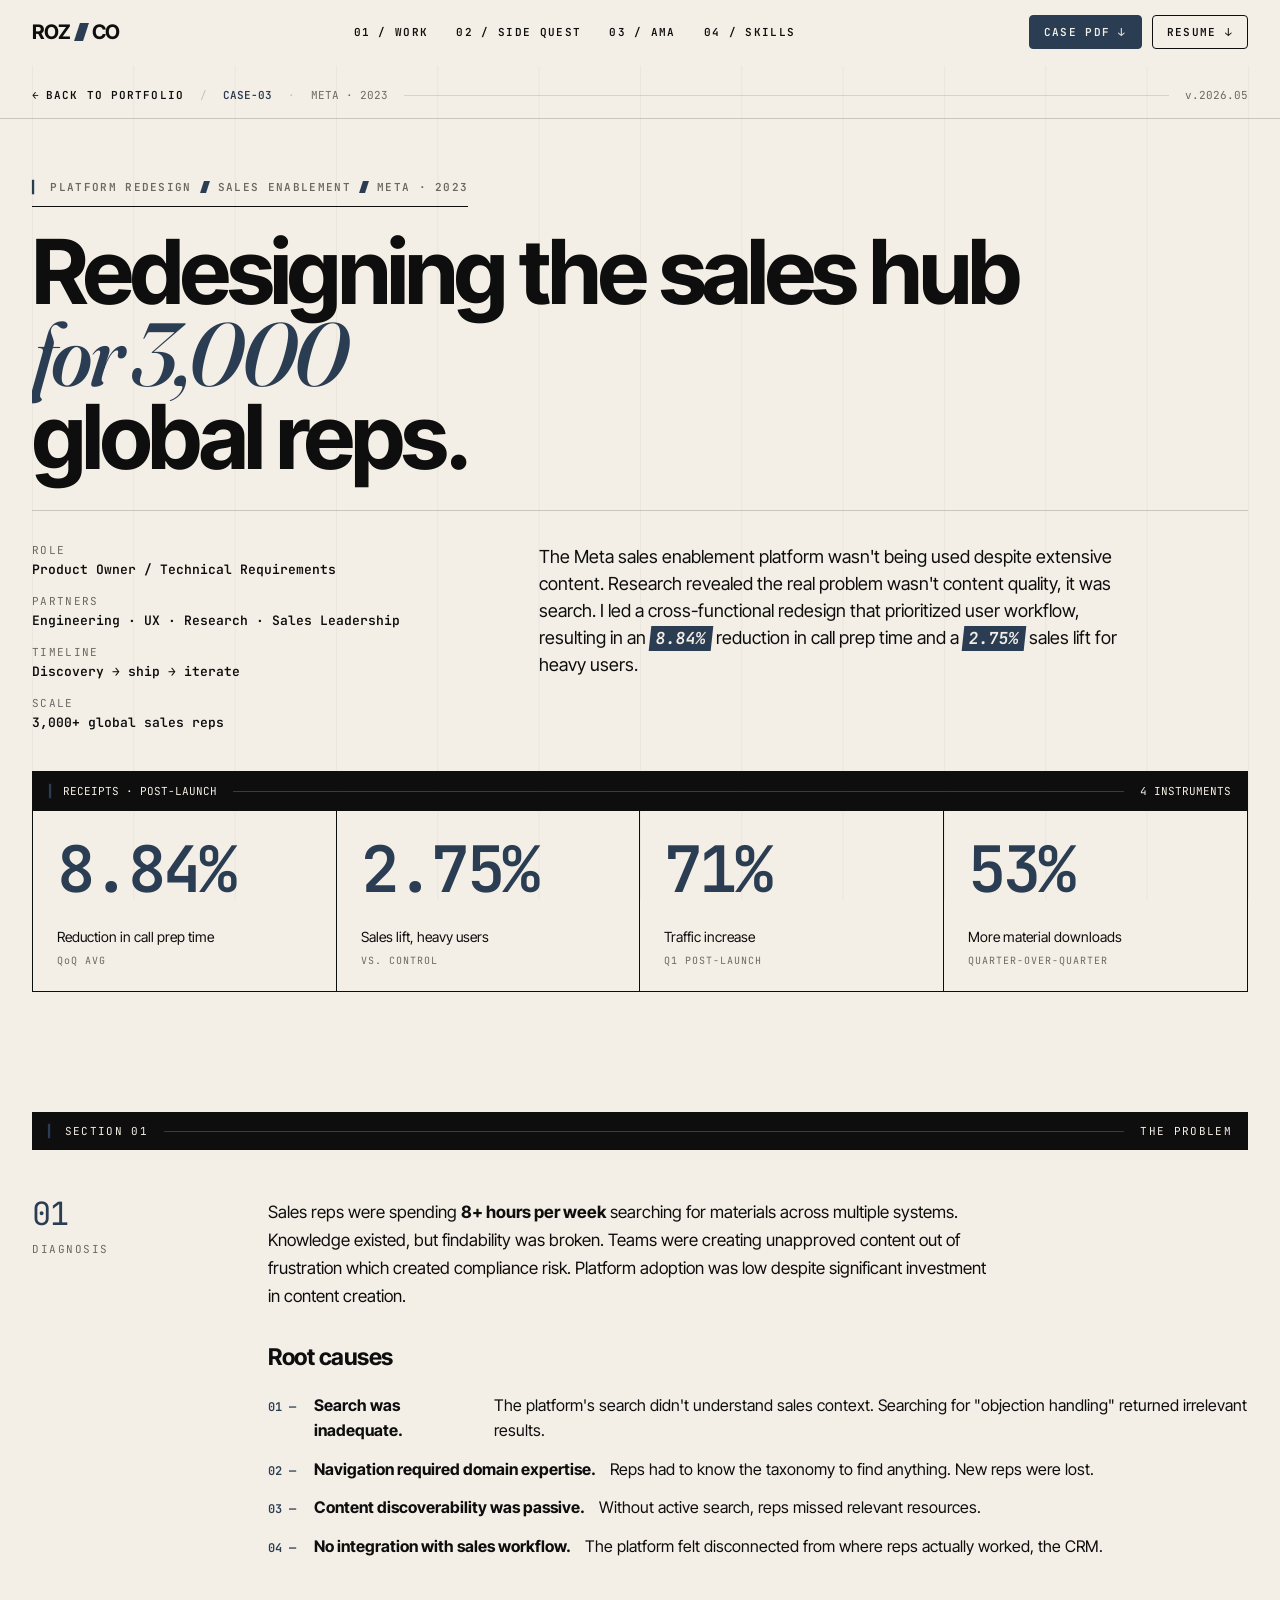
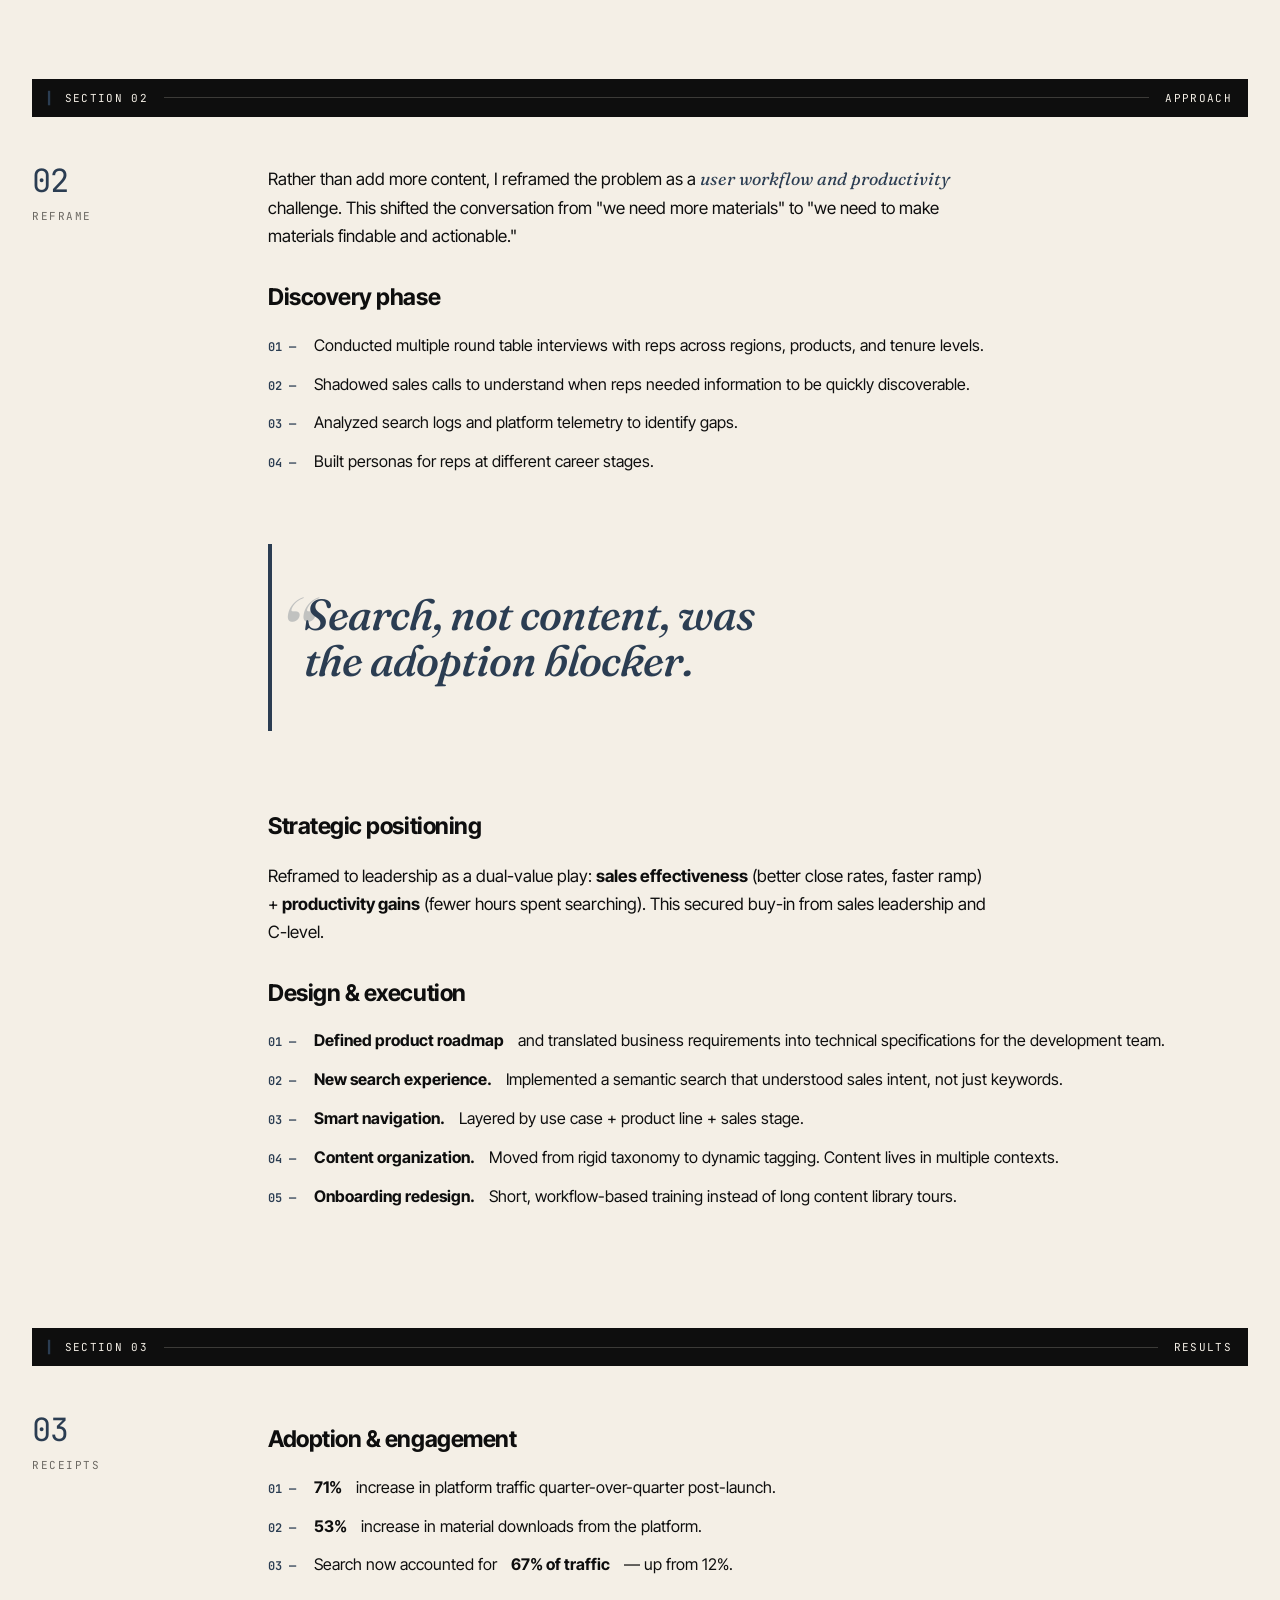
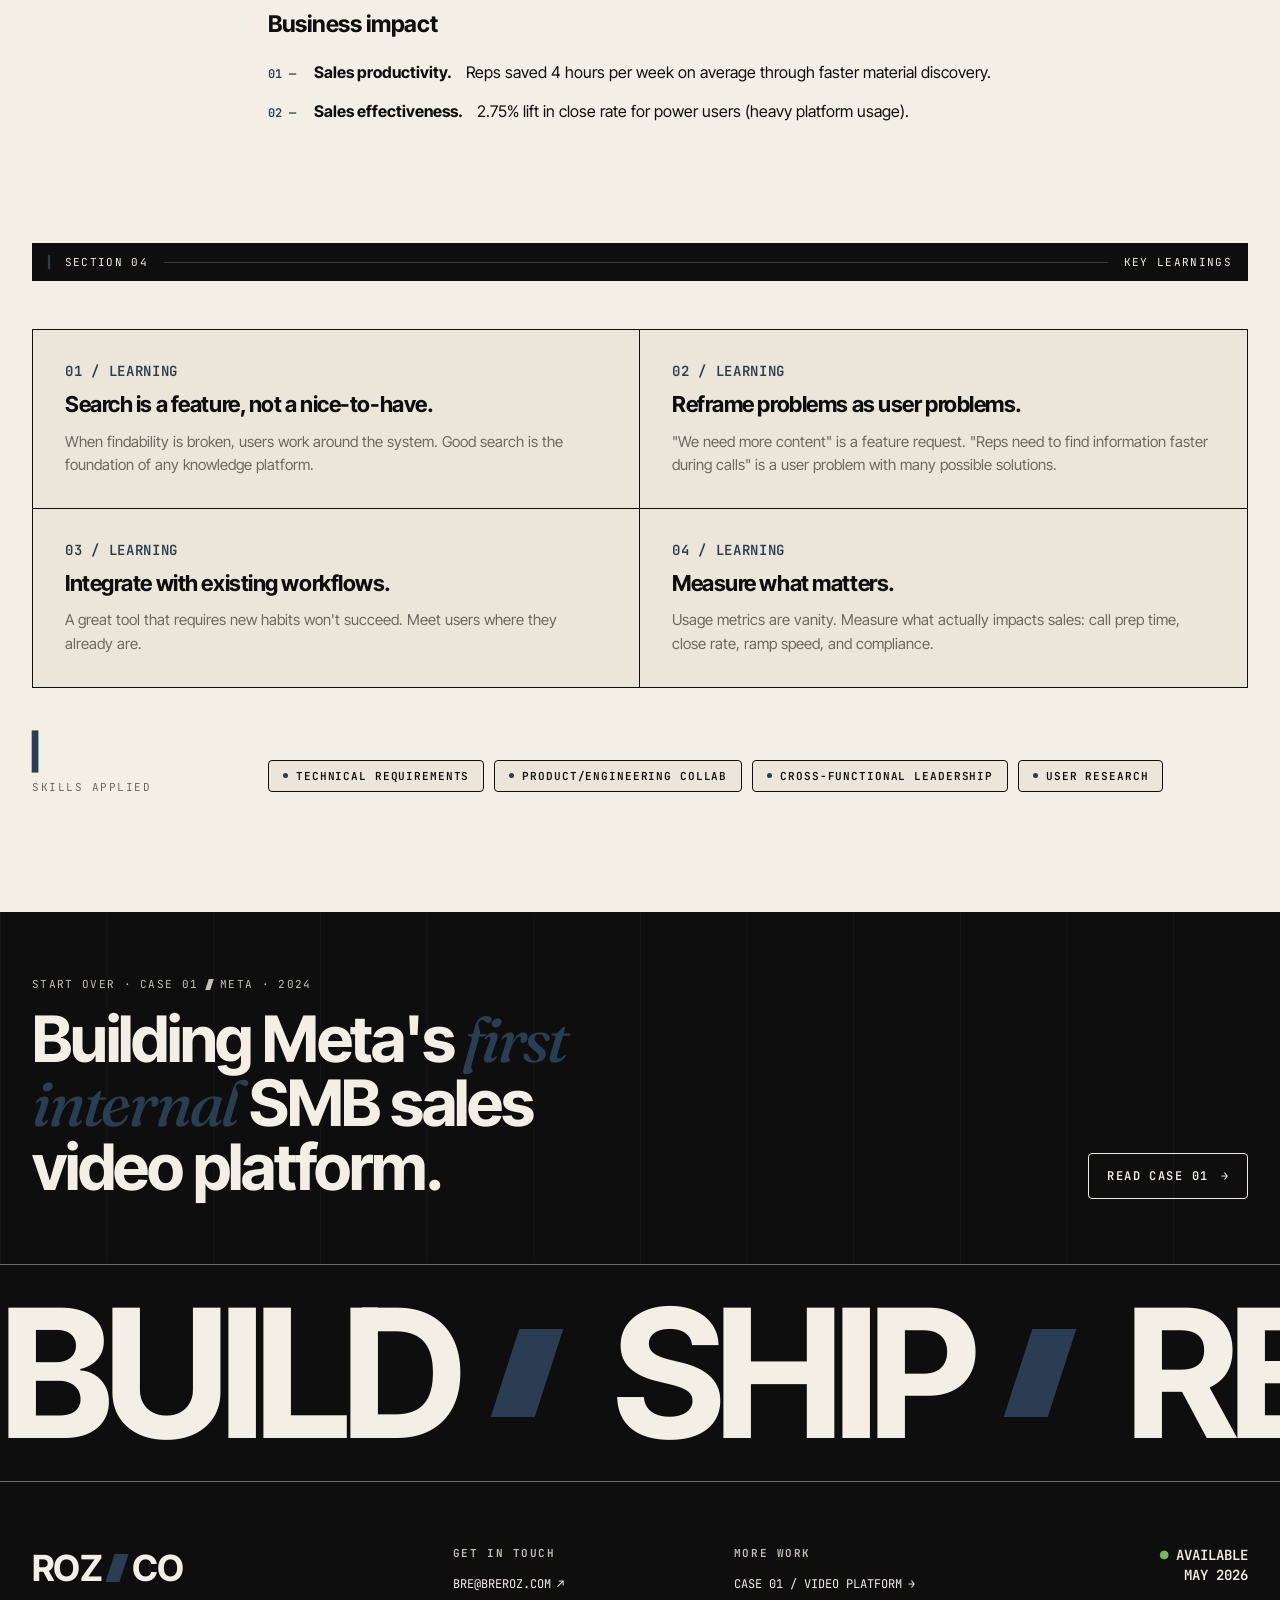
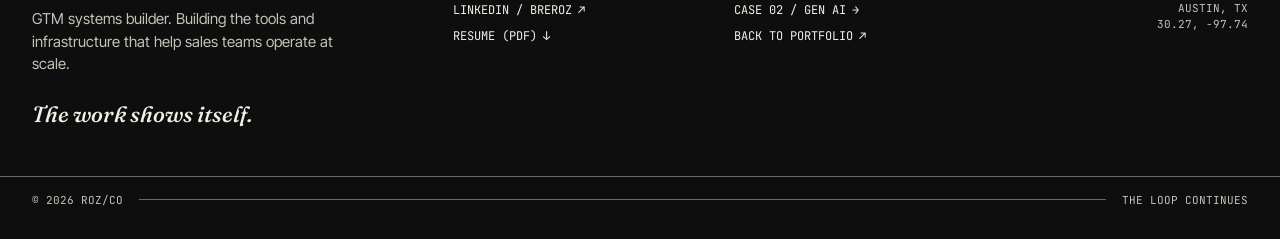
<file: case-01-sales-hub.html>
<!doctype html>
<html lang="en">
<head>
<!-- Google tag (gtag.js) -->
<script async src="https://www.googletagmanager.com/gtag/js?id=G-G321SDKJMJ"></script>
<script>
  window.dataLayer = window.dataLayer || [];
  function gtag(){dataLayer.push(arguments);}
  gtag('js', new Date());

  gtag('config', 'G-G321SDKJMJ');
</script>
<meta charset="utf-8" />
<meta name="viewport" content="width=device-width, initial-scale=1" />
<title>Case 03 / Redesigning the sales hub for 3,000 global reps — Bre Roz</title>
<meta name="description" content="Platform redesign that diagnosed search as the adoption blocker — 8.84% reduction in call prep time, 2.75% sales lift for heavy users, 71% traffic QoQ." />
<link rel="preconnect" href="https://fonts.googleapis.com" />
<link rel="preconnect" href="https://fonts.gstatic.com" crossorigin />
<link href="https://fonts.googleapis.com/css2?family=Inter+Tight:wght@400;500;600;700&family=Fraunces:ital,opsz,wght@1,9..144,400;1,9..144,500;1,9..144,600&family=JetBrains+Mono:wght@400;500;600&display=swap" rel="stylesheet" />
<link rel="stylesheet" href="case.css?v=2" />
<style>
  /* Per-page accent override: Drafting Blue */
  :root { --accent: var(--drafting); }
</style>
</head>
<body>

<a href="#main" class="skip">Skip to content</a>
<div class="grid-overlay" aria-hidden="true"></div>

<!-- NAV -->
<nav class="nav" id="nav">
  <div class="nav__inner container">
    <a href="index.html" class="nav__mark" data-nav-close>
      <span>ROZ</span>
      <span class="slash" aria-hidden="true" style="width:9px;height:18px;"></span>
      <span>CO</span>
    </a>
    <div class="nav__links mono">
      <a href="index.html#work">01 / WORK</a>
      <a href="index.html#side-quest">02 / SIDE QUEST</a>
      <a href="index.html#ama">03 / AMA</a>
      <a href="index.html#skills">04 / SKILLS</a>
    </div>
    <div class="nav__right nav__cta--desktop">
      <a class="nav__cta nav__cta--alt" href="assets/meta-sales-enablement-launch.pdf" download>
        CASE PDF <span aria-hidden="true">↓</span>
      </a>
      <a class="nav__cta" href="assets/Bre_Roz_Resume.pdf" download>
        RESUME <span aria-hidden="true">↓</span>
      </a>
    </div>
    <button class="nav__burger" aria-label="Open menu" aria-expanded="false" id="nav-burger">
      <span></span><span></span><span></span>
    </button>
  </div>
  <div class="nav__progress" id="nav-progress"></div>
  <div class="nav__drawer">
    <div class="nav__drawer-inner mono">
      <a href="index.html#work" data-nav-close>01 <span>/</span> WORK</a>
      <a href="index.html#side-quest" data-nav-close>02 <span>/</span> SIDE QUEST</a>
      <a href="index.html#ama" data-nav-close>03 <span>/</span> AMA</a>
      <a href="index.html#skills" data-nav-close>04 <span>/</span> SKILLS</a>
      <a class="nav__drawer-cta" href="assets/meta-sales-enablement-launch.pdf" download data-nav-close>
        CASE PDF <span aria-hidden="true">↓</span>
      </a>
      <a class="nav__drawer-cta" href="assets/Bre_Roz_Resume.pdf" download data-nav-close>
        RESUME <span aria-hidden="true">↓</span>
      </a>
      <div class="nav__drawer-meta mono">
        <span><span class="tick">●</span> AVAILABLE · MAY 2026</span>
        <span>AUSTIN, TX</span>
      </div>
    </div>
  </div>
</nav>

<main id="main">

<!-- BREADCRUMB -->
<section class="crumb">
  <div class="container crumb__inner">
    <a class="crumb__back" href="index.html">
      <span aria-hidden="true">←</span> BACK TO PORTFOLIO
    </a>
    <span class="crumb__sep">/</span>
    <span class="crumb__id">CASE-03</span>
    <span class="crumb__sep">·</span>
    <span>META · 2023</span>
    <span class="crumb__filler"></span>
    <span>v.2026.05</span>
  </div>
</section>

<!-- HERO -->
<section class="cs-hero">
  <div class="container">
    <div class="cs-hero__kicker">
      <span class="tick">▍</span>
      PLATFORM REDESIGN
      <span class="slash" aria-hidden="true" style="width:6px;height:12px;"></span>
      SALES ENABLEMENT
      <span class="slash" aria-hidden="true" style="width:6px;height:12px;"></span>
      META · 2023
    </div>

    <h1 class="cs-hero__h1" data-reveal-h1>
      <span class="cs-hero__h1-word" style="transition-delay:0ms"><span>Redesigning the sales hub</span></span>
      <span class="cs-hero__h1-word" style="transition-delay:110ms"><span class="serif">for 3,000</span></span>
      <span class="cs-hero__h1-word" style="transition-delay:220ms"><span>global reps.</span></span>
    </h1>

    <div class="cs-hero__lede">
      <dl class="cs-hero__meta">
        <div>
          <dt>ROLE</dt>
          <dd>Product Owner / Technical Requirements</dd>
        </div>
        <div>
          <dt>PARTNERS</dt>
          <dd>Engineering · UX · Research · Sales Leadership</dd>
        </div>
        <div>
          <dt>TIMELINE</dt>
          <dd>Discovery → ship → iterate</dd>
        </div>
        <div>
          <dt>SCALE</dt>
          <dd>3,000+ global sales reps</dd>
        </div>
      </dl>
      <p>
        The Meta sales enablement platform wasn't being used despite extensive content.
        Research revealed the real problem wasn't content quality, it was search.
        I led a cross-functional redesign that prioritized user workflow, resulting in an
        <span class="cs-hero__hl">8.84%</span> reduction in call prep time and a
        <span class="cs-hero__hl">2.75%</span> sales lift for heavy users.
      </p>
    </div>
  </div>
</section>

<!-- RECEIPTS -->
<section class="cs-dash">
  <div class="container">
    <div class="cs-dash__inner">
      <div class="cs-dash__head">
        <span><span class="tick">▍</span> RECEIPTS · POST-LAUNCH</span>
        <span class="cs-dash__head-rule"></span>
        <span>4 INSTRUMENTS</span>
      </div>
      <div class="cs-dash__grid" style="--cols:4;">
        <div class="receipt">
          <div class="receipt__num mono" data-counter="8.84" data-decimals="2" data-suffix="%">0</div>
          <div class="receipt__label">Reduction in call prep time</div>
          <div class="receipt__sub">QoQ AVG</div>
        </div>
        <div class="receipt">
          <div class="receipt__num mono" data-counter="2.75" data-decimals="2" data-suffix="%">0</div>
          <div class="receipt__label">Sales lift, heavy users</div>
          <div class="receipt__sub">VS. CONTROL</div>
        </div>
        <div class="receipt">
          <div class="receipt__num mono" data-counter="71" data-suffix="%">0</div>
          <div class="receipt__label">Traffic increase</div>
          <div class="receipt__sub">Q1 POST-LAUNCH</div>
        </div>
        <div class="receipt">
          <div class="receipt__num mono" data-counter="53" data-suffix="%">0</div>
          <div class="receipt__label">More material downloads</div>
          <div class="receipt__sub">QUARTER-OVER-QUARTER</div>
        </div>
      </div>
    </div>
  </div>
</section>

<!-- 01 / THE PROBLEM -->
<section class="cs-section">
  <div class="container">
    <div class="cs-section__bar">
      <span><span class="tick">▍</span> SECTION 01</span>
      <span class="cs-section__bar-rule"></span>
      <span>THE PROBLEM</span>
    </div>
    <div class="cs-grid">
      <div class="cs-grid__sticky">
        <div class="cs-grid__sticky-num mono">01</div>
        <div class="cs-grid__sticky-label">Diagnosis</div>
      </div>
      <div class="cs-prose">
        <p>
          Sales reps were spending <strong>8+ hours per week</strong> searching for materials
          across multiple systems. Knowledge existed, but findability was broken. Teams were
          creating unapproved content out of frustration which created compliance risk. Platform
          adoption was low despite significant investment in content creation.
        </p>
        <h3>Root causes</h3>
        <ul class="cs-list" data-reveal>
          <li data-n="01"><strong>Search was inadequate.</strong> The platform's search didn't understand sales context. Searching for "objection handling" returned irrelevant results.</li>
          <li data-n="02"><strong>Navigation required domain expertise.</strong> Reps had to know the taxonomy to find anything. New reps were lost.</li>
          <li data-n="03"><strong>Content discoverability was passive.</strong> Without active search, reps missed relevant resources.</li>
          <li data-n="04"><strong>No integration with sales workflow.</strong> The platform felt disconnected from where reps actually worked, the CRM.</li>
        </ul>
      </div>
    </div>
  </div>
</section>

<!-- 02 / APPROACH -->
<section class="cs-section">
  <div class="container">
    <div class="cs-section__bar">
      <span><span class="tick">▍</span> SECTION 02</span>
      <span class="cs-section__bar-rule"></span>
      <span>APPROACH</span>
    </div>
    <div class="cs-grid">
      <div class="cs-grid__sticky">
        <div class="cs-grid__sticky-num mono">02</div>
        <div class="cs-grid__sticky-label">Reframe</div>
      </div>
      <div class="cs-prose">
        <p>
          Rather than add more content, I reframed the problem as a <em>user workflow and
          productivity</em> challenge. This shifted the conversation from "we need more
          materials" to "we need to make materials findable and actionable."
        </p>

        <h3>Discovery phase</h3>
        <ul class="cs-list" data-reveal>
          <li data-n="01">Conducted multiple round table interviews with reps across regions, products, and tenure levels.</li>
          <li data-n="02">Shadowed sales calls to understand when reps needed information to be quickly discoverable.</li>
          <li data-n="03">Analyzed search logs and platform telemetry to identify gaps.</li>
          <li data-n="04">Built personas for reps at different career stages.</li>
        </ul>

        <div class="cs-quote" data-reveal>Search, not content, was the adoption blocker.</div>

        <h3>Strategic positioning</h3>
        <p>
          Reframed to leadership as a dual-value play: <strong>sales effectiveness</strong>
          (better close rates, faster ramp) + <strong>productivity gains</strong>
          (fewer hours spent searching). This secured buy-in from sales leadership and C-level.
        </p>

        <h3>Design &amp; execution</h3>
        <ul class="cs-list" data-reveal>
          <li data-n="01"><strong>Defined product roadmap</strong> and translated business requirements into technical specifications for the development team.</li>
          <li data-n="02"><strong>New search experience.</strong> Implemented a semantic search that understood sales intent, not just keywords.</li>
          <li data-n="03"><strong>Smart navigation.</strong> Layered by use case + product line + sales stage.</li>
          <li data-n="04"><strong>Content organization.</strong> Moved from rigid taxonomy to dynamic tagging. Content lives in multiple contexts.</li>
          <li data-n="05"><strong>Onboarding redesign.</strong> Short, workflow-based training instead of long content library tours.</li>
        </ul>
      </div>
    </div>
  </div>
</section>

<!-- 03 / RESULTS -->
<section class="cs-section">
  <div class="container">
    <div class="cs-section__bar">
      <span><span class="tick">▍</span> SECTION 03</span>
      <span class="cs-section__bar-rule"></span>
      <span>RESULTS</span>
    </div>
    <div class="cs-grid">
      <div class="cs-grid__sticky">
        <div class="cs-grid__sticky-num mono">03</div>
        <div class="cs-grid__sticky-label">Receipts</div>
      </div>
      <div class="cs-prose">
        <h3>Adoption &amp; engagement</h3>
        <ul class="cs-list" data-reveal>
          <li data-n="01"><strong>71%</strong> increase in platform traffic quarter-over-quarter post-launch.</li>
          <li data-n="02"><strong>53%</strong> increase in material downloads from the platform.</li>
          <li data-n="03">Search now accounted for <strong>67% of traffic</strong> — up from 12%.</li>
        </ul>
        <h3>Business impact</h3>
        <ul class="cs-list" data-reveal>
          <li data-n="01"><strong>Sales productivity.</strong> Reps saved 4 hours per week on average through faster material discovery.</li>
          <li data-n="02"><strong>Sales effectiveness.</strong> 2.75% lift in close rate for power users (heavy platform usage).</li>
        </ul>
      </div>
    </div>
  </div>
</section>

<!-- 04 / KEY LEARNINGS -->
<section class="cs-section">
  <div class="container">
    <div class="cs-section__bar">
      <span><span class="tick">▍</span> SECTION 04</span>
      <span class="cs-section__bar-rule"></span>
      <span>KEY LEARNINGS</span>
    </div>
    <div class="cs-learnings">
      <div class="cs-learning">
        <div class="cs-learning__num">01 / LEARNING</div>
        <div class="cs-learning__title">Search is a feature, not a nice-to-have.</div>
        <p class="cs-learning__body">When findability is broken, users work around the system. Good search is the foundation of any knowledge platform.</p>
      </div>
      <div class="cs-learning">
        <div class="cs-learning__num">02 / LEARNING</div>
        <div class="cs-learning__title">Reframe problems as user problems.</div>
        <p class="cs-learning__body">"We need more content" is a feature request. "Reps need to find information faster during calls" is a user problem with many possible solutions.</p>
      </div>
      <div class="cs-learning">
        <div class="cs-learning__num">03 / LEARNING</div>
        <div class="cs-learning__title">Integrate with existing workflows.</div>
        <p class="cs-learning__body">A great tool that requires new habits won't succeed. Meet users where they already are.</p>
      </div>
      <div class="cs-learning">
        <div class="cs-learning__num">04 / LEARNING</div>
        <div class="cs-learning__title">Measure what matters.</div>
        <p class="cs-learning__body">Usage metrics are vanity. Measure what actually impacts sales: call prep time, close rate, ramp speed, and compliance.</p>
      </div>
    </div>

    <div class="cs-grid" style="margin-top:48px;">
      <div class="cs-grid__sticky">
        <div class="cs-grid__sticky-num mono">▍</div>
        <div class="cs-grid__sticky-label">Skills applied</div>
      </div>
      <div class="cs-chips">
        <span class="cs-chip">TECHNICAL REQUIREMENTS</span>
        <span class="cs-chip">PRODUCT/ENGINEERING COLLAB</span>
        <span class="cs-chip">CROSS-FUNCTIONAL LEADERSHIP</span>
        <span class="cs-chip">USER RESEARCH</span>
      </div>
    </div>
  </div>
</section>

<!-- NEXT CASE — loops back to Case 01 -->
<a class="next-case next-case--link" href="case-03-video-repo.html">
  <div class="next-case__bg" aria-hidden="true"></div>
  <div class="next-case__inner">
    <div>
      <div class="next-case__eyebrow">START OVER · CASE 01 <span class="slash" aria-hidden="true" style="width:5px;height:11px;background:var(--steel-2);"></span> META · 2024</div>
      <div class="next-case__title">
        Building Meta's <span class="serif">first internal</span> SMB sales video platform.
      </div>
    </div>
    <span class="next-case__cta">
      READ CASE 01 <span class="arrow" aria-hidden="true">→</span>
    </span>
  </div>
</a>

</main>

<!-- FOOTER -->
<footer class="footer">
  <div class="footer__giant" aria-hidden="true">
    <div class="footer__giant-track" id="footer-marquee"></div>
  </div>
  <div class="footer__cols">
    <div class="footer__col footer__col--mark">
      <div class="footer__mark">
        <span>ROZ</span>
        <span class="slash" aria-hidden="true" style="width:14px;height:28px;"></span>
        <span>CO</span>
      </div>
      <p class="footer__tag">
        GTM systems builder. Building the tools and infrastructure that
        help sales teams operate at scale.
      </p>
      <p class="footer__mantra">The work shows itself.</p>
    </div>
    <div class="footer__col">
      <div class="eyebrow">GET IN TOUCH</div>
      <ul class="footer__list">
        <li><a href="mailto:bre@breroz.com">BRE@BREROZ.COM <span aria-hidden="true">↗</span></a></li>
        <li><a href="https://linkedin.com/in/breroz" target="_blank" rel="noopener noreferrer">LINKEDIN / BREROZ <span aria-hidden="true">↗</span></a></li>
        <li><a href="assets/Bre_Roz_Resume.pdf" download>RESUME (PDF) <span aria-hidden="true">↓</span></a></li>
      </ul>
    </div>
    <div class="footer__col">
      <div class="eyebrow">MORE WORK</div>
      <ul class="footer__list">
        <li><a href="case-03-video-repo.html">CASE 01 / VIDEO PLATFORM <span aria-hidden="true">→</span></a></li>
        <li><a href="case-02-gen-ai.html">CASE 02 / GEN AI <span aria-hidden="true">→</span></a></li>
        <li><a href="index.html">BACK TO PORTFOLIO <span aria-hidden="true">↗</span></a></li>
      </ul>
    </div>
    <div class="footer__col footer__col--avail">
      <div class="footer__avail"><span class="tick">●</span> AVAILABLE<br/>MAY 2026</div>
      <div class="footer__loc">AUSTIN, TX<br/>30.27, -97.74</div>
    </div>
  </div>
  <div class="footer__base">
    <span>© 2026 ROZ/CO</span>
    <span class="footer__base-rule"></span>
    <span>THE LOOP CONTINUES</span>
  </div>
</footer>

<script src="case.js?v=2"></script>
</body>
</html>
</file>
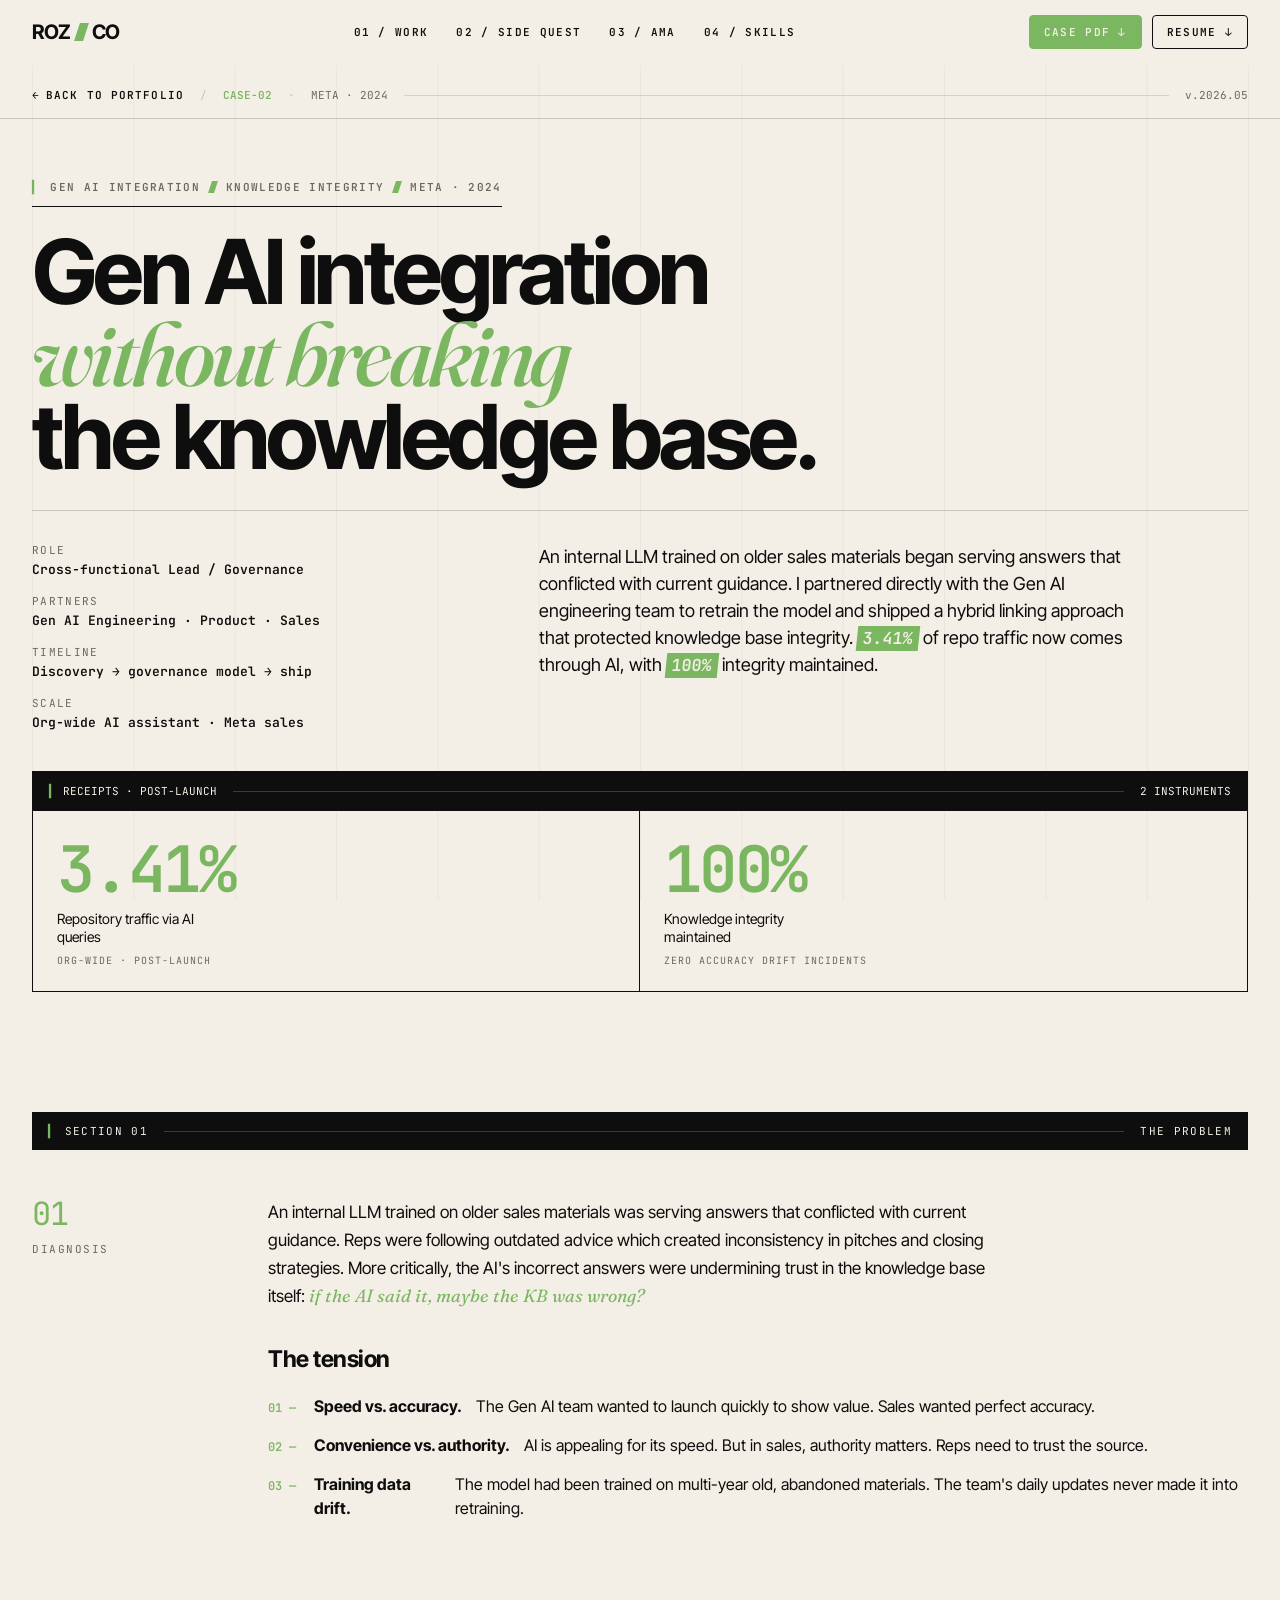
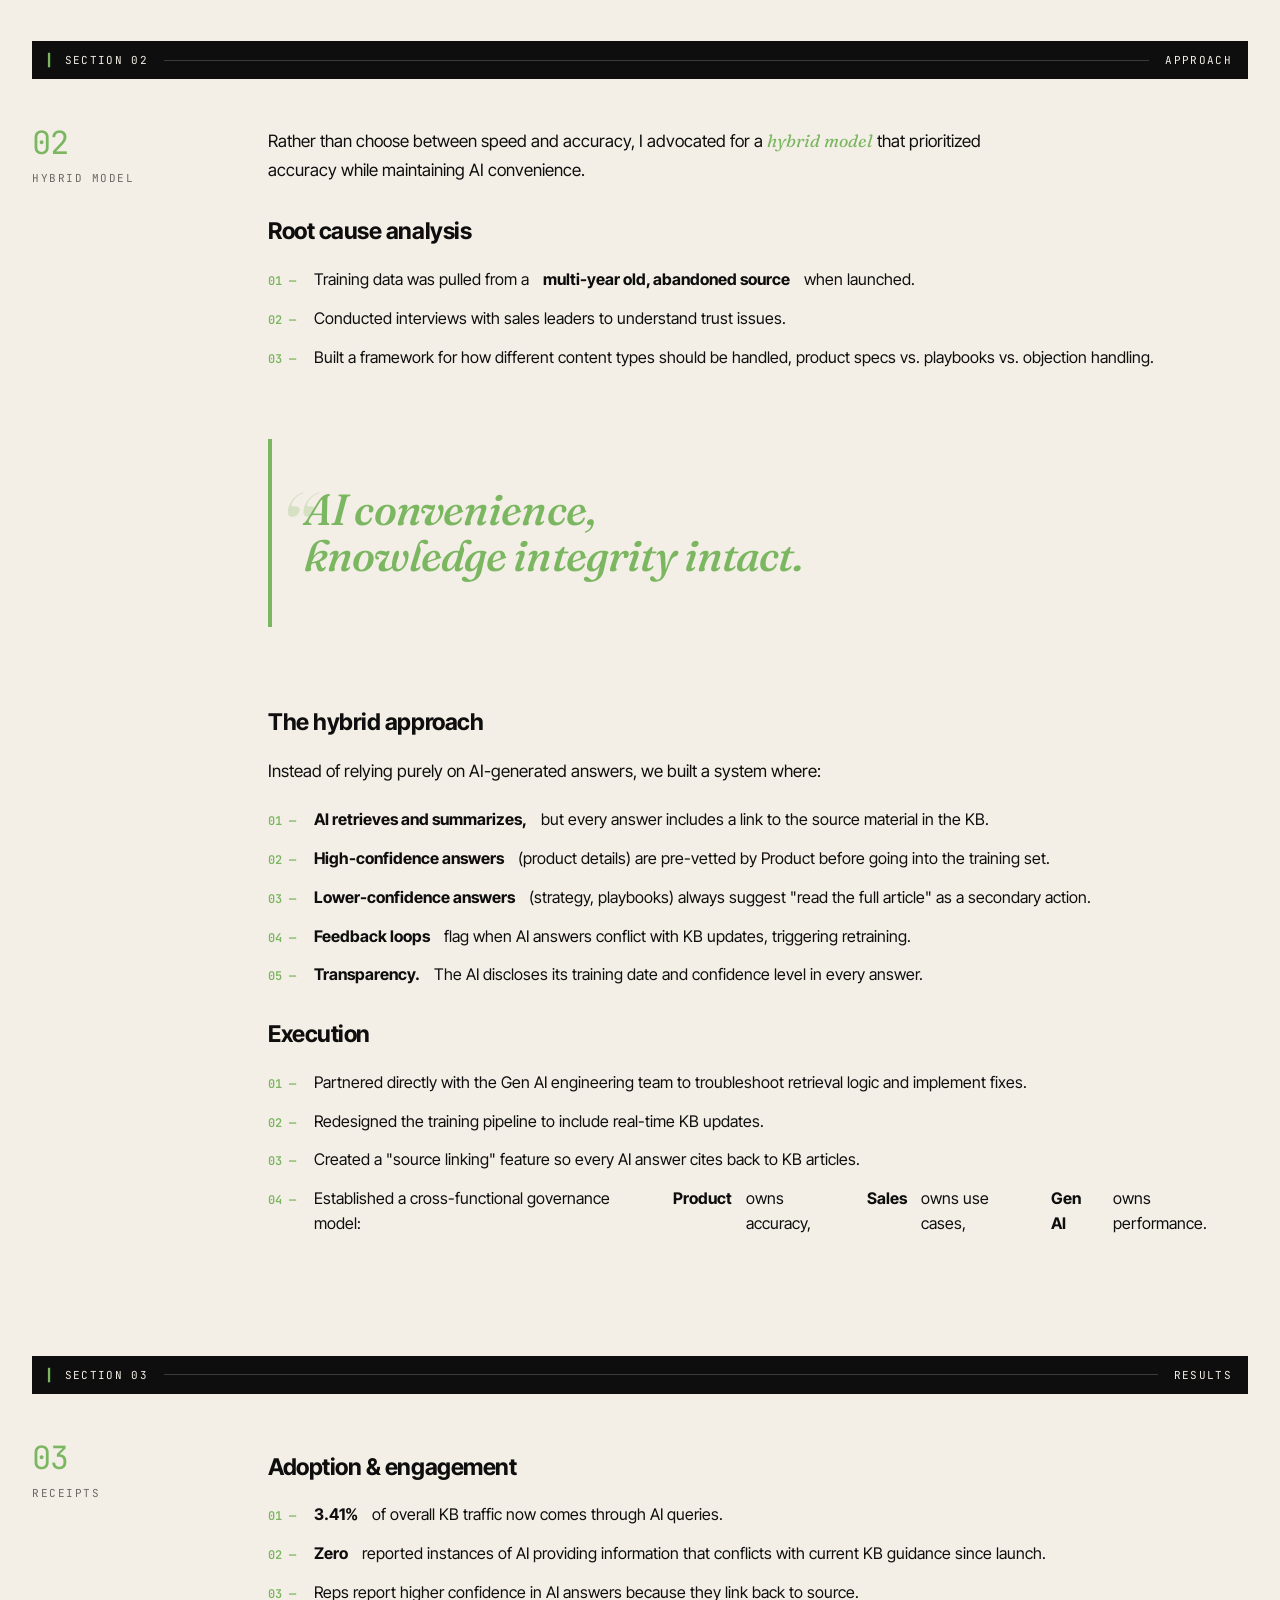
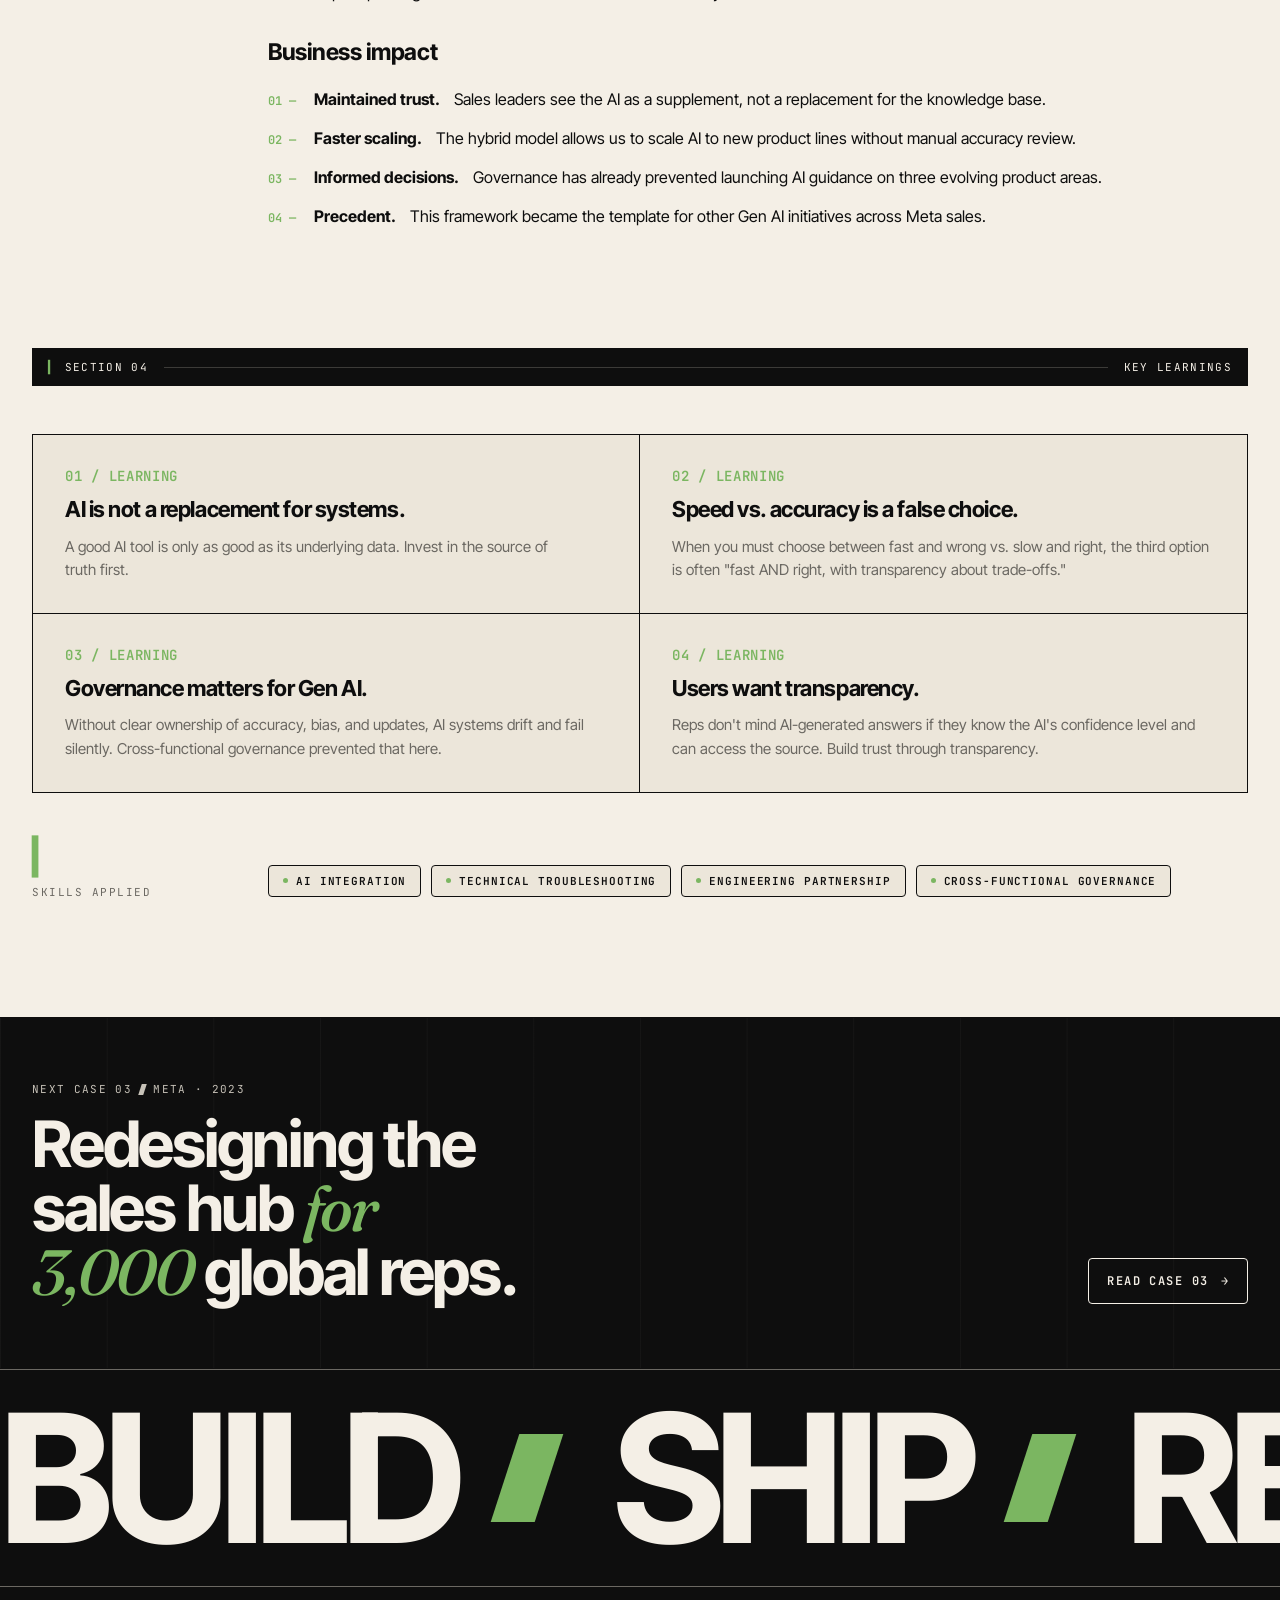
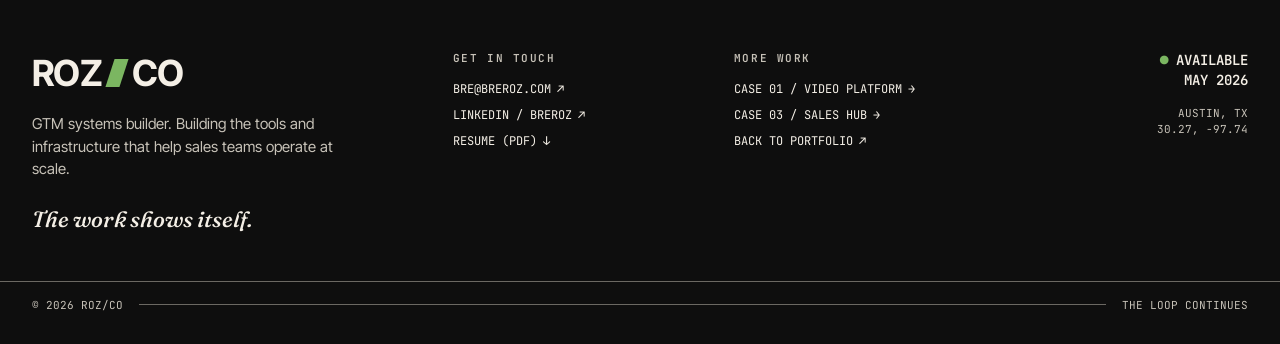
<file: case-02-gen-ai.html>
<!doctype html>
<html lang="en">
<head>
<!-- Google tag (gtag.js) -->
<script async src="https://www.googletagmanager.com/gtag/js?id=G-G321SDKJMJ"></script>
<script>
  window.dataLayer = window.dataLayer || [];
  function gtag(){dataLayer.push(arguments);}
  gtag('js', new Date());

  gtag('config', 'G-G321SDKJMJ');
</script>
<meta charset="utf-8" />
<meta name="viewport" content="width=device-width, initial-scale=1" />
<title>Case 02 / Gen AI integration without breaking the knowledge base — Bre Roz</title>
<meta name="description" content="Hybrid model that protected knowledge base integrity while integrating Gen AI: 3.41% repo traffic via AI, 100% accuracy maintained." />
<link rel="preconnect" href="https://fonts.googleapis.com" />
<link rel="preconnect" href="https://fonts.gstatic.com" crossorigin />
<link href="https://fonts.googleapis.com/css2?family=Inter+Tight:wght@400;500;600;700&family=Fraunces:ital,opsz,wght@1,9..144,400;1,9..144,500;1,9..144,600&family=JetBrains+Mono:wght@400;500;600&display=swap" rel="stylesheet" />
<link rel="stylesheet" href="case.css?v=2" />
<style>
  /* Per-page accent override: Receipt Green */
  :root { --accent: var(--green); }
</style>
</head>
<body>

<a href="#main" class="skip">Skip to content</a>
<div class="grid-overlay" aria-hidden="true"></div>

<!-- NAV -->
<nav class="nav" id="nav">
  <div class="nav__inner container">
    <a href="index.html" class="nav__mark" data-nav-close>
      <span>ROZ</span>
      <span class="slash" aria-hidden="true" style="width:9px;height:18px;"></span>
      <span>CO</span>
    </a>
    <div class="nav__links mono">
      <a href="index.html#work">01 / WORK</a>
      <a href="index.html#side-quest">02 / SIDE QUEST</a>
      <a href="index.html#ama">03 / AMA</a>
      <a href="index.html#skills">04 / SKILLS</a>
    </div>
    <div class="nav__right nav__cta--desktop">
      <a class="nav__cta nav__cta--alt" href="assets/meta-gen-ai-integration.pdf" download>
        CASE PDF <span aria-hidden="true">↓</span>
      </a>
      <a class="nav__cta" href="assets/Bre_Roz_Resume.pdf" download>
        RESUME <span aria-hidden="true">↓</span>
      </a>
    </div>
    <button class="nav__burger" aria-label="Open menu" aria-expanded="false" id="nav-burger">
      <span></span><span></span><span></span>
    </button>
  </div>
  <div class="nav__progress" id="nav-progress"></div>
  <div class="nav__drawer">
    <div class="nav__drawer-inner mono">
      <a href="index.html#work" data-nav-close>01 <span>/</span> WORK</a>
      <a href="index.html#side-quest" data-nav-close>02 <span>/</span> SIDE QUEST</a>
      <a href="index.html#ama" data-nav-close>03 <span>/</span> AMA</a>
      <a href="index.html#skills" data-nav-close>04 <span>/</span> SKILLS</a>
      <a class="nav__drawer-cta" href="assets/meta-gen-ai-integration.pdf" download data-nav-close>
        CASE PDF <span aria-hidden="true">↓</span>
      </a>
      <a class="nav__drawer-cta" href="assets/Bre_Roz_Resume.pdf" download data-nav-close>
        RESUME <span aria-hidden="true">↓</span>
      </a>
      <div class="nav__drawer-meta mono">
        <span><span class="tick">●</span> AVAILABLE · MAY 2026</span>
        <span>AUSTIN, TX</span>
      </div>
    </div>
  </div>
</nav>

<main id="main">

<!-- BREADCRUMB -->
<section class="crumb">
  <div class="container crumb__inner">
    <a class="crumb__back" href="index.html">
      <span aria-hidden="true">←</span> BACK TO PORTFOLIO
    </a>
    <span class="crumb__sep">/</span>
    <span class="crumb__id">CASE-02</span>
    <span class="crumb__sep">·</span>
    <span>META · 2024</span>
    <span class="crumb__filler"></span>
    <span>v.2026.05</span>
  </div>
</section>

<!-- HERO -->
<section class="cs-hero">
  <div class="container">
    <div class="cs-hero__kicker">
      <span class="tick">▍</span>
      GEN AI INTEGRATION
      <span class="slash" aria-hidden="true" style="width:6px;height:12px;"></span>
      KNOWLEDGE INTEGRITY
      <span class="slash" aria-hidden="true" style="width:6px;height:12px;"></span>
      META · 2024
    </div>

    <h1 class="cs-hero__h1" data-reveal-h1>
      <span class="cs-hero__h1-word" style="transition-delay:0ms"><span>Gen AI integration</span></span>
      <span class="cs-hero__h1-word" style="transition-delay:110ms"><span class="serif">without breaking</span></span>
      <span class="cs-hero__h1-word" style="transition-delay:220ms"><span>the knowledge base.</span></span>
    </h1>

    <div class="cs-hero__lede">
      <dl class="cs-hero__meta">
        <div>
          <dt>ROLE</dt>
          <dd>Cross-functional Lead / Governance</dd>
        </div>
        <div>
          <dt>PARTNERS</dt>
          <dd>Gen AI Engineering · Product · Sales</dd>
        </div>
        <div>
          <dt>TIMELINE</dt>
          <dd>Discovery → governance model → ship</dd>
        </div>
        <div>
          <dt>SCALE</dt>
          <dd>Org-wide AI assistant · Meta sales</dd>
        </div>
      </dl>
      <p>
        An internal LLM trained on older sales materials began serving answers that conflicted
        with current guidance. I partnered directly with the Gen AI engineering team to retrain
        the model and shipped a hybrid linking approach that protected knowledge base integrity.
        <span class="cs-hero__hl">3.41%</span> of repo traffic now comes through AI, with
        <span class="cs-hero__hl">100%</span> integrity maintained.
      </p>
    </div>
  </div>
</section>

<!-- RECEIPTS -->
<section class="cs-dash">
  <div class="container">
    <div class="cs-dash__inner">
      <div class="cs-dash__head">
        <span><span class="tick">▍</span> RECEIPTS · POST-LAUNCH</span>
        <span class="cs-dash__head-rule"></span>
        <span>2 INSTRUMENTS</span>
      </div>
      <div class="cs-dash__grid" style="--cols:2;">
        <div class="receipt">
          <div class="receipt__num mono" data-counter="3.41" data-decimals="2" data-suffix="%">0</div>
          <div class="receipt__label">Repository traffic via AI queries</div>
          <div class="receipt__sub">ORG-WIDE · POST-LAUNCH</div>
        </div>
        <div class="receipt">
          <div class="receipt__num mono" data-counter="100" data-suffix="%">0</div>
          <div class="receipt__label">Knowledge integrity maintained</div>
          <div class="receipt__sub">ZERO ACCURACY DRIFT INCIDENTS</div>
        </div>
      </div>
    </div>
  </div>
</section>

<!-- 01 / THE PROBLEM -->
<section class="cs-section">
  <div class="container">
    <div class="cs-section__bar">
      <span><span class="tick">▍</span> SECTION 01</span>
      <span class="cs-section__bar-rule"></span>
      <span>THE PROBLEM</span>
    </div>
    <div class="cs-grid">
      <div class="cs-grid__sticky">
        <div class="cs-grid__sticky-num mono">01</div>
        <div class="cs-grid__sticky-label">Diagnosis</div>
      </div>
      <div class="cs-prose">
        <p>
          An internal LLM trained on older sales materials was serving answers that conflicted
          with current guidance. Reps were following outdated advice which created inconsistency
          in pitches and closing strategies. More critically, the AI's incorrect answers were
          undermining trust in the knowledge base itself: <em>if the AI said it, maybe the KB was wrong?</em>
        </p>
        <h3>The tension</h3>
        <ul class="cs-list" data-reveal>
          <li data-n="01"><strong>Speed vs. accuracy.</strong> The Gen AI team wanted to launch quickly to show value. Sales wanted perfect accuracy.</li>
          <li data-n="02"><strong>Convenience vs. authority.</strong> AI is appealing for its speed. But in sales, authority matters. Reps need to trust the source.</li>
          <li data-n="03"><strong>Training data drift.</strong> The model had been trained on multi-year old, abandoned materials. The team's daily updates never made it into retraining.</li>
        </ul>
      </div>
    </div>
  </div>
</section>

<!-- 02 / APPROACH -->
<section class="cs-section">
  <div class="container">
    <div class="cs-section__bar">
      <span><span class="tick">▍</span> SECTION 02</span>
      <span class="cs-section__bar-rule"></span>
      <span>APPROACH</span>
    </div>
    <div class="cs-grid">
      <div class="cs-grid__sticky">
        <div class="cs-grid__sticky-num mono">02</div>
        <div class="cs-grid__sticky-label">Hybrid Model</div>
      </div>
      <div class="cs-prose">
        <p>
          Rather than choose between speed and accuracy, I advocated for a <em>hybrid model</em>
          that prioritized accuracy while maintaining AI convenience.
        </p>

        <h3>Root cause analysis</h3>
        <ul class="cs-list" data-reveal>
          <li data-n="01">Training data was pulled from a <strong>multi-year old, abandoned source</strong> when launched.</li>
          <li data-n="02">Conducted interviews with sales leaders to understand trust issues.</li>
          <li data-n="03">Built a framework for how different content types should be handled, product specs vs. playbooks vs. objection handling.</li>
        </ul>

        <div class="cs-quote" data-reveal>AI convenience, knowledge integrity intact.</div>

        <h3>The hybrid approach</h3>
        <p>Instead of relying purely on AI-generated answers, we built a system where:</p>
        <ul class="cs-list" data-reveal>
          <li data-n="01"><strong>AI retrieves and summarizes,</strong> but every answer includes a link to the source material in the KB.</li>
          <li data-n="02"><strong>High-confidence answers</strong> (product details) are pre-vetted by Product before going into the training set.</li>
          <li data-n="03"><strong>Lower-confidence answers</strong> (strategy, playbooks) always suggest "read the full article" as a secondary action.</li>
          <li data-n="04"><strong>Feedback loops</strong> flag when AI answers conflict with KB updates, triggering retraining.</li>
          <li data-n="05"><strong>Transparency.</strong> The AI discloses its training date and confidence level in every answer.</li>
        </ul>

        <h3>Execution</h3>
        <ul class="cs-list" data-reveal>
          <li data-n="01">Partnered directly with the Gen AI engineering team to troubleshoot retrieval logic and implement fixes.</li>
          <li data-n="02">Redesigned the training pipeline to include real-time KB updates.</li>
          <li data-n="03">Created a "source linking" feature so every AI answer cites back to KB articles.</li>
          <li data-n="04">Established a cross-functional governance model: <strong>Product</strong> owns accuracy, <strong>Sales</strong> owns use cases, <strong>Gen AI</strong> owns performance.</li>
        </ul>
      </div>
    </div>
  </div>
</section>

<!-- 03 / RESULTS -->
<section class="cs-section">
  <div class="container">
    <div class="cs-section__bar">
      <span><span class="tick">▍</span> SECTION 03</span>
      <span class="cs-section__bar-rule"></span>
      <span>RESULTS</span>
    </div>
    <div class="cs-grid">
      <div class="cs-grid__sticky">
        <div class="cs-grid__sticky-num mono">03</div>
        <div class="cs-grid__sticky-label">Receipts</div>
      </div>
      <div class="cs-prose">
        <h3>Adoption &amp; engagement</h3>
        <ul class="cs-list" data-reveal>
          <li data-n="01"><strong>3.41%</strong> of overall KB traffic now comes through AI queries.</li>
          <li data-n="02"><strong>Zero</strong> reported instances of AI providing information that conflicts with current KB guidance since launch.</li>
          <li data-n="03">Reps report higher confidence in AI answers because they link back to source.</li>
        </ul>
        <h3>Business impact</h3>
        <ul class="cs-list" data-reveal>
          <li data-n="01"><strong>Maintained trust.</strong> Sales leaders see the AI as a supplement, not a replacement for the knowledge base.</li>
          <li data-n="02"><strong>Faster scaling.</strong> The hybrid model allows us to scale AI to new product lines without manual accuracy review.</li>
          <li data-n="03"><strong>Informed decisions.</strong> Governance has already prevented launching AI guidance on three evolving product areas.</li>
          <li data-n="04"><strong>Precedent.</strong> This framework became the template for other Gen AI initiatives across Meta sales.</li>
        </ul>
      </div>
    </div>
  </div>
</section>

<!-- 04 / KEY LEARNINGS -->
<section class="cs-section">
  <div class="container">
    <div class="cs-section__bar">
      <span><span class="tick">▍</span> SECTION 04</span>
      <span class="cs-section__bar-rule"></span>
      <span>KEY LEARNINGS</span>
    </div>
    <div class="cs-learnings">
      <div class="cs-learning">
        <div class="cs-learning__num">01 / LEARNING</div>
        <div class="cs-learning__title">AI is not a replacement for systems.</div>
        <p class="cs-learning__body">A good AI tool is only as good as its underlying data. Invest in the source of truth first.</p>
      </div>
      <div class="cs-learning">
        <div class="cs-learning__num">02 / LEARNING</div>
        <div class="cs-learning__title">Speed vs. accuracy is a false choice.</div>
        <p class="cs-learning__body">When you must choose between fast and wrong vs. slow and right, the third option is often "fast AND right, with transparency about trade-offs."</p>
      </div>
      <div class="cs-learning">
        <div class="cs-learning__num">03 / LEARNING</div>
        <div class="cs-learning__title">Governance matters for Gen AI.</div>
        <p class="cs-learning__body">Without clear ownership of accuracy, bias, and updates, AI systems drift and fail silently. Cross-functional governance prevented that here.</p>
      </div>
      <div class="cs-learning">
        <div class="cs-learning__num">04 / LEARNING</div>
        <div class="cs-learning__title">Users want transparency.</div>
        <p class="cs-learning__body">Reps don't mind AI-generated answers if they know the AI's confidence level and can access the source. Build trust through transparency.</p>
      </div>
    </div>

    <div class="cs-grid" style="margin-top:48px;">
      <div class="cs-grid__sticky">
        <div class="cs-grid__sticky-num mono">▍</div>
        <div class="cs-grid__sticky-label">Skills applied</div>
      </div>
      <div class="cs-chips">
        <span class="cs-chip">AI INTEGRATION</span>
        <span class="cs-chip">TECHNICAL TROUBLESHOOTING</span>
        <span class="cs-chip">ENGINEERING PARTNERSHIP</span>
        <span class="cs-chip">CROSS-FUNCTIONAL GOVERNANCE</span>
      </div>
    </div>
  </div>
</section>

<!-- NEXT CASE -->
<a class="next-case next-case--link" href="case-01-sales-hub.html">
  <div class="next-case__bg" aria-hidden="true"></div>
  <div class="next-case__inner">
    <div>
      <div class="next-case__eyebrow">NEXT CASE 03 <span class="slash" aria-hidden="true" style="width:5px;height:11px;background:var(--steel-2);"></span> META · 2023</div>
      <div class="next-case__title">
        Redesigning the sales hub <span class="serif">for 3,000</span> global reps.
      </div>
    </div>
    <span class="next-case__cta">
      READ CASE 03 <span class="arrow" aria-hidden="true">→</span>
    </span>
  </div>
</a>

</main>

<!-- FOOTER -->
<footer class="footer">
  <div class="footer__giant" aria-hidden="true">
    <div class="footer__giant-track" id="footer-marquee"></div>
  </div>
  <div class="footer__cols">
    <div class="footer__col footer__col--mark">
      <div class="footer__mark">
        <span>ROZ</span>
        <span class="slash" aria-hidden="true" style="width:14px;height:28px;"></span>
        <span>CO</span>
      </div>
      <p class="footer__tag">
        GTM systems builder. Building the tools and infrastructure that
        help sales teams operate at scale.
      </p>
      <p class="footer__mantra">The work shows itself.</p>
    </div>
    <div class="footer__col">
      <div class="eyebrow">GET IN TOUCH</div>
      <ul class="footer__list">
        <li><a href="mailto:bre@breroz.com">BRE@BREROZ.COM <span aria-hidden="true">↗</span></a></li>
        <li><a href="https://linkedin.com/in/breroz" target="_blank" rel="noopener noreferrer">LINKEDIN / BREROZ <span aria-hidden="true">↗</span></a></li>
        <li><a href="assets/Bre_Roz_Resume.pdf" download>RESUME (PDF) <span aria-hidden="true">↓</span></a></li>
      </ul>
    </div>
    <div class="footer__col">
      <div class="eyebrow">MORE WORK</div>
      <ul class="footer__list">
        <li><a href="case-03-video-repo.html">CASE 01 / VIDEO PLATFORM <span aria-hidden="true">→</span></a></li>
        <li><a href="case-01-sales-hub.html">CASE 03 / SALES HUB <span aria-hidden="true">→</span></a></li>
        <li><a href="index.html">BACK TO PORTFOLIO <span aria-hidden="true">↗</span></a></li>
      </ul>
    </div>
    <div class="footer__col footer__col--avail">
      <div class="footer__avail"><span class="tick">●</span> AVAILABLE<br/>MAY 2026</div>
      <div class="footer__loc">AUSTIN, TX<br/>30.27, -97.74</div>
    </div>
  </div>
  <div class="footer__base">
    <span>© 2026 ROZ/CO</span>
    <span class="footer__base-rule"></span>
    <span>THE LOOP CONTINUES</span>
  </div>
</footer>

<script src="case.js?v=2"></script>
</body>
</html>
</file>
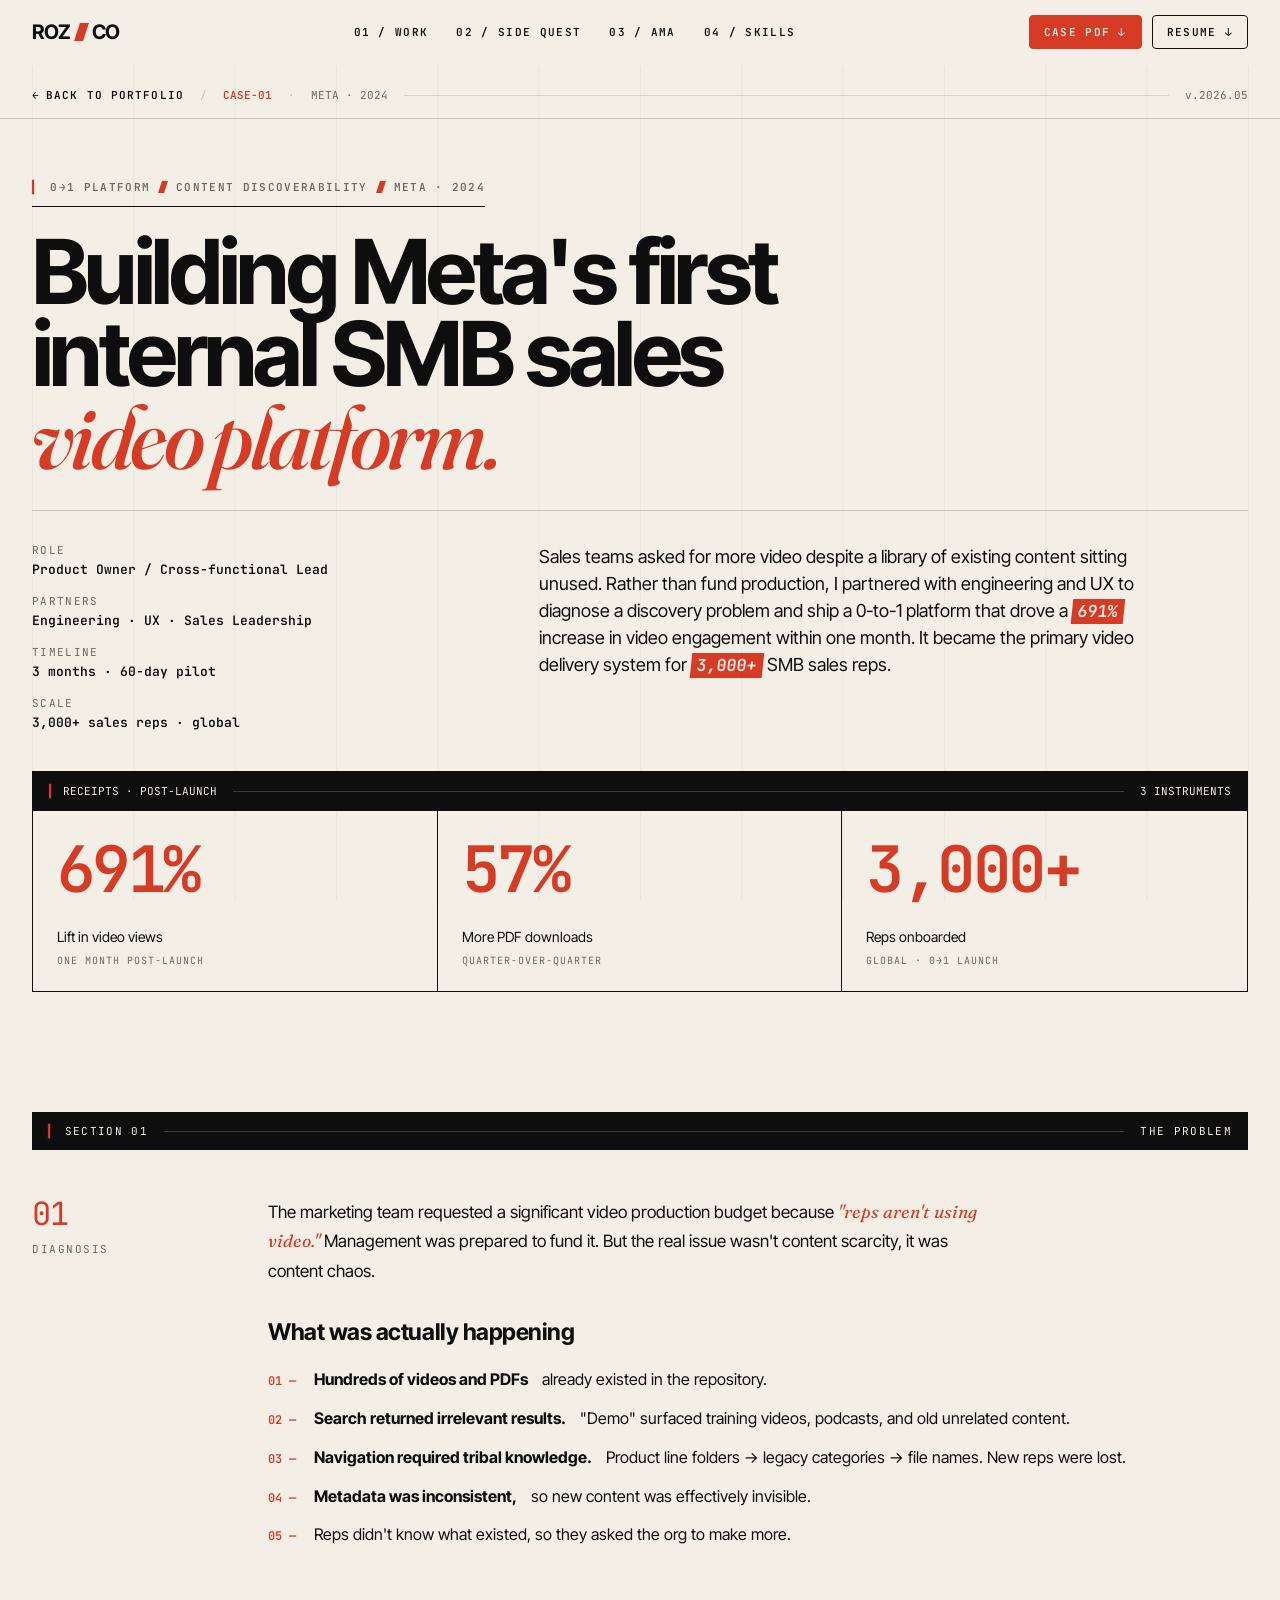
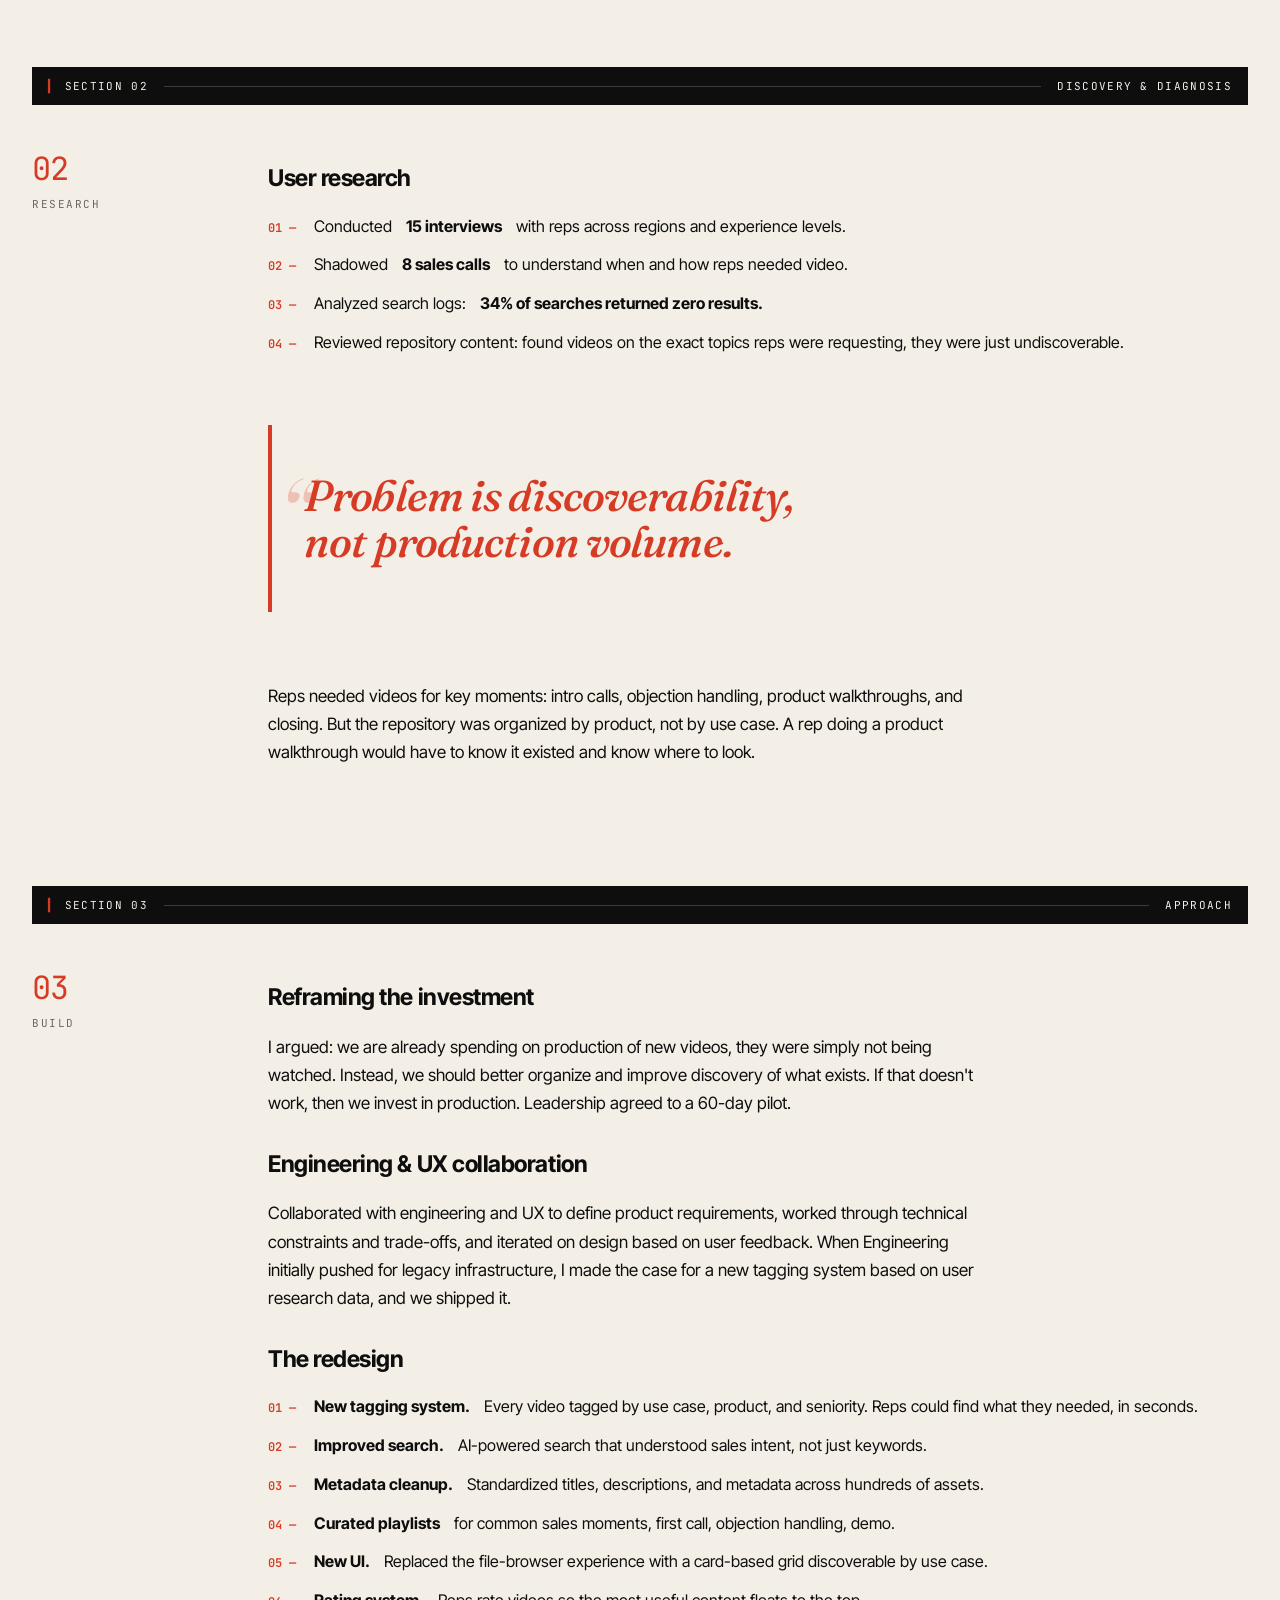
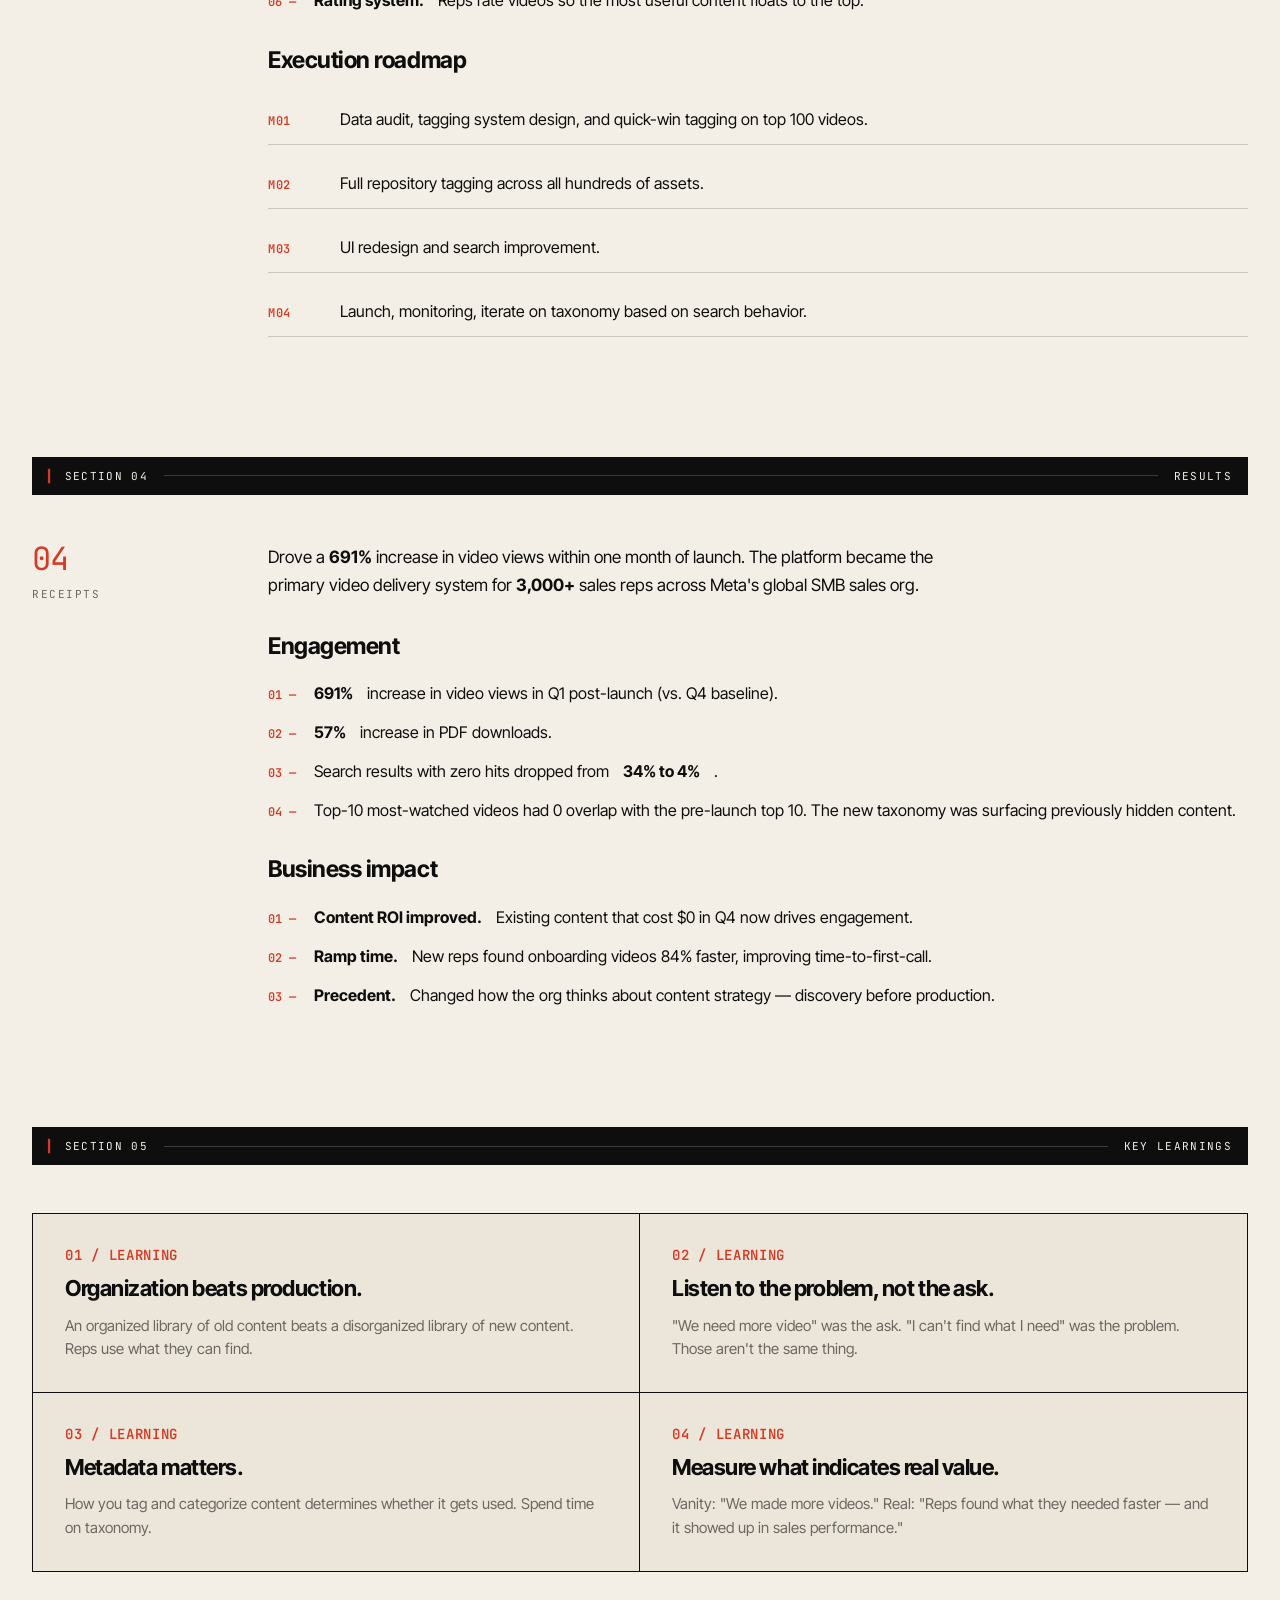
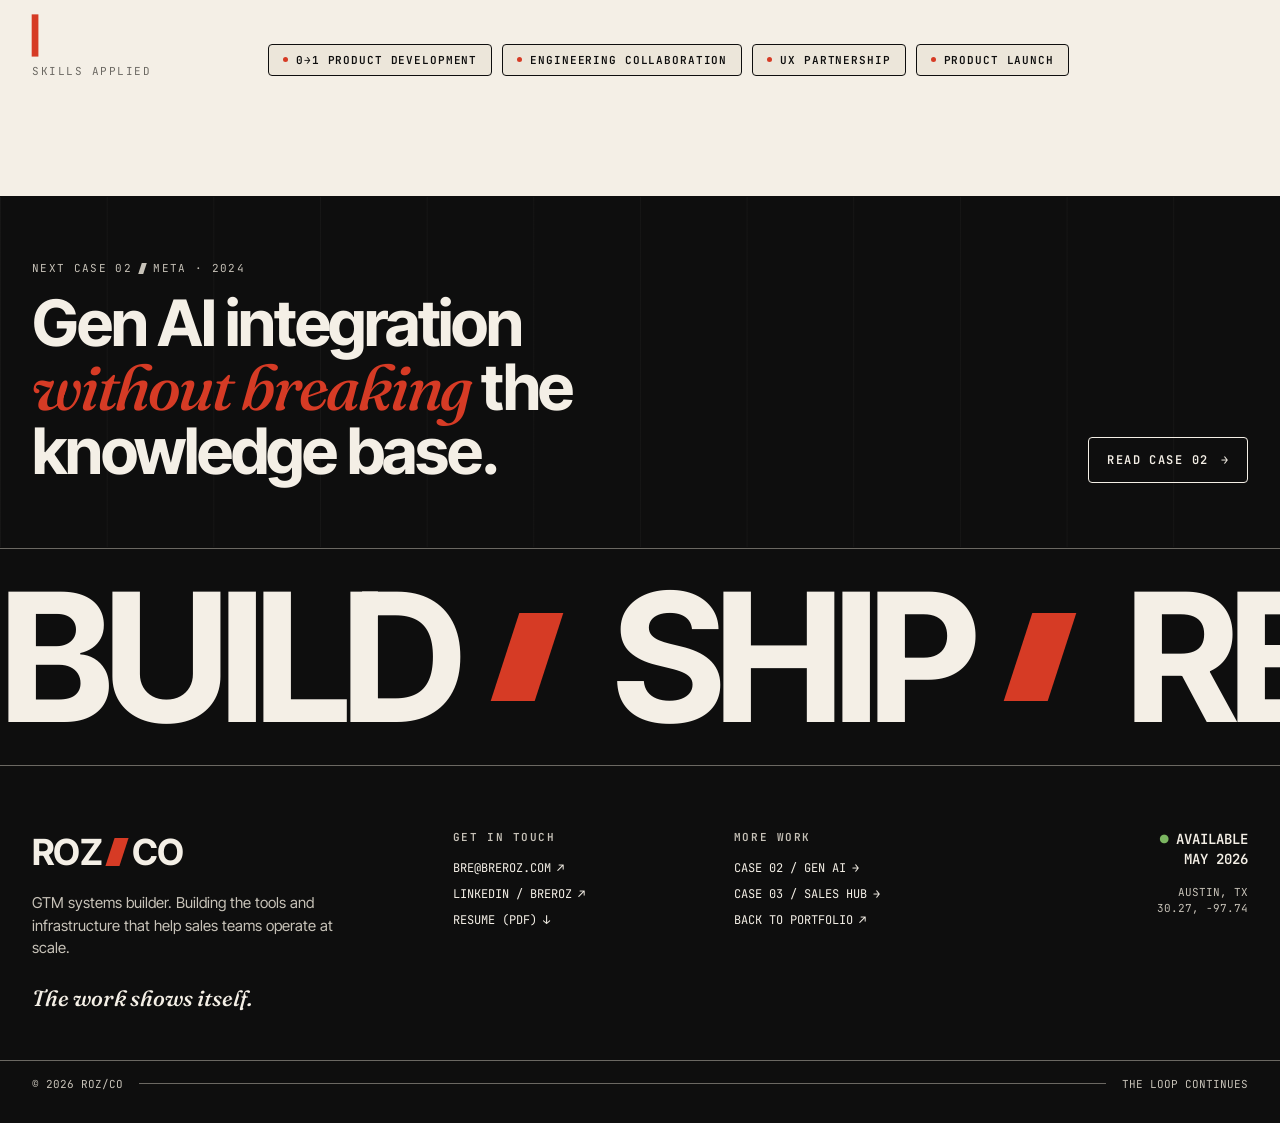
<file: case-03-video-repo.html>
<!doctype html>
<html lang="en">
<head>
<!-- Google tag (gtag.js) -->
<script async src="https://www.googletagmanager.com/gtag/js?id=G-G321SDKJMJ"></script>
<script>
  window.dataLayer = window.dataLayer || [];
  function gtag(){dataLayer.push(arguments);}
  gtag('js', new Date());

  gtag('config', 'G-G321SDKJMJ');
</script>
<meta charset="utf-8" />
<meta name="viewport" content="width=device-width, initial-scale=1" />
<title>Case 01 / Building Meta's first internal SMB sales video platform — Bre Roz</title>
<meta name="description" content="0→1 platform that drove a 691% lift in video views in one month and became the primary delivery system for 3,000+ Meta sales reps." />
<link rel="preconnect" href="https://fonts.googleapis.com" />
<link rel="preconnect" href="https://fonts.gstatic.com" crossorigin />
<link href="https://fonts.googleapis.com/css2?family=Inter+Tight:wght@400;500;600;700&family=Fraunces:ital,opsz,wght@1,9..144,400;1,9..144,500;1,9..144,600&family=JetBrains+Mono:wght@400;500;600&display=swap" rel="stylesheet" />
<link rel="stylesheet" href="case.css?v=2" />
</head>
<body>

<a href="#main" class="skip">Skip to content</a>
<div class="grid-overlay" aria-hidden="true"></div>

<!-- NAV -->
<nav class="nav" id="nav">
  <div class="nav__inner container">
    <a href="index.html" class="nav__mark" data-nav-close>
      <span>ROZ</span>
      <span class="slash" aria-hidden="true" style="width:9px;height:18px;"></span>
      <span>CO</span>
    </a>
    <div class="nav__links mono">
      <a href="index.html#work">01 / WORK</a>
      <a href="index.html#side-quest">02 / SIDE QUEST</a>
      <a href="index.html#ama">03 / AMA</a>
      <a href="index.html#skills">04 / SKILLS</a>
    </div>
    <div class="nav__right nav__cta--desktop">
      <a class="nav__cta nav__cta--alt" href="assets/meta-video-hub-launch.pdf" download>
        CASE PDF <span aria-hidden="true">↓</span>
      </a>
      <a class="nav__cta" href="assets/Bre_Roz_Resume.pdf" download>
        RESUME <span aria-hidden="true">↓</span>
      </a>
    </div>
    <button class="nav__burger" aria-label="Open menu" aria-expanded="false" id="nav-burger">
      <span></span><span></span><span></span>
    </button>
  </div>
  <div class="nav__progress" id="nav-progress"></div>
  <div class="nav__drawer">
    <div class="nav__drawer-inner mono">
      <a href="index.html#work" data-nav-close>01 <span>/</span> WORK</a>
      <a href="index.html#side-quest" data-nav-close>02 <span>/</span> SIDE QUEST</a>
      <a href="index.html#ama" data-nav-close>03 <span>/</span> AMA</a>
      <a href="index.html#skills" data-nav-close>04 <span>/</span> SKILLS</a>
      <a class="nav__drawer-cta" href="assets/meta-video-hub-launch.pdf" download data-nav-close>
        CASE PDF <span aria-hidden="true">↓</span>
      </a>
      <a class="nav__drawer-cta" href="assets/Bre_Roz_Resume.pdf" download data-nav-close>
        RESUME <span aria-hidden="true">↓</span>
      </a>
      <div class="nav__drawer-meta mono">
        <span><span class="tick">●</span> AVAILABLE · MAY 2026</span>
        <span>AUSTIN, TX</span>
      </div>
    </div>
  </div>
</nav>

<main id="main">

<!-- BREADCRUMB -->
<section class="crumb">
  <div class="container crumb__inner">
    <a class="crumb__back" href="index.html">
      <span aria-hidden="true">←</span> BACK TO PORTFOLIO
    </a>
    <span class="crumb__sep">/</span>
    <span class="crumb__id">CASE-01</span>
    <span class="crumb__sep">·</span>
    <span>META · 2024</span>
    <span class="crumb__filler"></span>
    <span>v.2026.05</span>
  </div>
</section>

<!-- HERO -->
<section class="cs-hero">
  <div class="container">
    <div class="cs-hero__kicker">
      <span class="tick">▍</span>
      0→1 PLATFORM
      <span class="slash" aria-hidden="true" style="width:6px;height:12px;"></span>
      CONTENT DISCOVERABILITY
      <span class="slash" aria-hidden="true" style="width:6px;height:12px;"></span>
      META · 2024
    </div>

    <h1 class="cs-hero__h1" data-reveal-h1>
      <span class="cs-hero__h1-word" style="transition-delay:0ms"><span>Building Meta's first</span></span>
      <span class="cs-hero__h1-word" style="transition-delay:110ms"><span>internal SMB sales</span></span>
      <span class="cs-hero__h1-word" style="transition-delay:220ms"><span class="serif">video platform.</span></span>
    </h1>

    <div class="cs-hero__lede">
      <dl class="cs-hero__meta">
        <div>
          <dt>ROLE</dt>
          <dd>Product Owner / Cross-functional Lead</dd>
        </div>
        <div>
          <dt>PARTNERS</dt>
          <dd>Engineering · UX · Sales Leadership</dd>
        </div>
        <div>
          <dt>TIMELINE</dt>
          <dd>3 months · 60-day pilot</dd>
        </div>
        <div>
          <dt>SCALE</dt>
          <dd>3,000+ sales reps · global</dd>
        </div>
      </dl>
      <p>
        Sales teams asked for more video despite a library of existing content sitting unused.
        Rather than fund production, I partnered with engineering and UX to diagnose a discovery
        problem and ship a 0-to-1 platform that drove a
        <span class="cs-hero__hl">691%</span> increase in video engagement within one month.
        It became the primary video delivery system for
        <span class="cs-hero__hl">3,000+</span> SMB sales reps.
      </p>
    </div>
  </div>
</section>

<!-- RECEIPTS -->
<section class="cs-dash">
  <div class="container">
    <div class="cs-dash__inner">
      <div class="cs-dash__head">
        <span><span class="tick">▍</span> RECEIPTS · POST-LAUNCH</span>
        <span class="cs-dash__head-rule"></span>
        <span>3 INSTRUMENTS</span>
      </div>
      <div class="cs-dash__grid" style="--cols:3;">
        <div class="receipt">
          <div class="receipt__num mono" data-counter="691" data-suffix="%">0</div>
          <div class="receipt__label">Lift in video views</div>
          <div class="receipt__sub">ONE MONTH POST-LAUNCH</div>
        </div>
        <div class="receipt">
          <div class="receipt__num mono" data-counter="57" data-suffix="%">0</div>
          <div class="receipt__label">More PDF downloads</div>
          <div class="receipt__sub">QUARTER-OVER-QUARTER</div>
        </div>
        <div class="receipt">
          <div class="receipt__num mono" data-counter="3000" data-suffix="+">0</div>
          <div class="receipt__label">Reps onboarded</div>
          <div class="receipt__sub">GLOBAL · 0→1 LAUNCH</div>
        </div>
      </div>
    </div>
  </div>
</section>

<!-- 01 / THE PROBLEM -->
<section class="cs-section">
  <div class="container">
    <div class="cs-section__bar">
      <span><span class="tick">▍</span> SECTION 01</span>
      <span class="cs-section__bar-rule"></span>
      <span>THE PROBLEM</span>
    </div>
    <div class="cs-grid">
      <div class="cs-grid__sticky">
        <div class="cs-grid__sticky-num mono">01</div>
        <div class="cs-grid__sticky-label">Diagnosis</div>
      </div>
      <div class="cs-prose">
        <p>
          The marketing team requested a significant video production budget because <em>"reps aren't using video."</em>
          Management was prepared to fund it. But the real issue wasn't content scarcity, it was content chaos.
        </p>
        <h3>What was actually happening</h3>
        <ul class="cs-list" data-reveal>
          <li data-n="01"><strong>Hundreds of videos and PDFs</strong> already existed in the repository.</li>
          <li data-n="02"><strong>Search returned irrelevant results.</strong> "Demo" surfaced training videos, podcasts, and old unrelated content.</li>
          <li data-n="03"><strong>Navigation required tribal knowledge.</strong> Product line folders → legacy categories → file names. New reps were lost.</li>
          <li data-n="04"><strong>Metadata was inconsistent,</strong> so new content was effectively invisible.</li>
          <li data-n="05">Reps didn't know what existed, so they asked the org to make more.</li>
        </ul>
      </div>
    </div>
  </div>
</section>

<!-- 02 / DISCOVERY -->
<section class="cs-section">
  <div class="container">
    <div class="cs-section__bar">
      <span><span class="tick">▍</span> SECTION 02</span>
      <span class="cs-section__bar-rule"></span>
      <span>DISCOVERY &amp; DIAGNOSIS</span>
    </div>
    <div class="cs-grid">
      <div class="cs-grid__sticky">
        <div class="cs-grid__sticky-num mono">02</div>
        <div class="cs-grid__sticky-label">Research</div>
      </div>
      <div class="cs-prose">
        <h3>User research</h3>
        <ul class="cs-list" data-reveal>
          <li data-n="01">Conducted <strong>15 interviews</strong> with reps across regions and experience levels.</li>
          <li data-n="02">Shadowed <strong>8 sales calls</strong> to understand when and how reps needed video.</li>
          <li data-n="03">Analyzed search logs: <strong>34% of searches returned zero results.</strong></li>
          <li data-n="04">Reviewed repository content: found videos on the exact topics reps were requesting, they were just undiscoverable.</li>
        </ul>

        <div class="cs-quote" data-reveal>Problem is discoverability, not production volume.</div>

        <p>
          Reps needed videos for key moments: intro calls, objection handling,
          product walkthroughs, and closing. But the repository was organized by product,
          not by use case. A rep doing a product walkthrough would have to know it
          existed and know where to look.
        </p>
      </div>
    </div>
  </div>
</section>

<!-- 03 / APPROACH -->
<section class="cs-section">
  <div class="container">
    <div class="cs-section__bar">
      <span><span class="tick">▍</span> SECTION 03</span>
      <span class="cs-section__bar-rule"></span>
      <span>APPROACH</span>
    </div>
    <div class="cs-grid">
      <div class="cs-grid__sticky">
        <div class="cs-grid__sticky-num mono">03</div>
        <div class="cs-grid__sticky-label">Build</div>
      </div>
      <div class="cs-prose">
        <h3>Reframing the investment</h3>
        <p>
          I argued: we are already spending on production of new videos, they were simply
          not being watched. Instead, we should better organize and improve discovery of
          what exists. If that doesn't work, then we invest in production. Leadership
          agreed to a 60-day pilot.
        </p>

        <h3>Engineering &amp; UX collaboration</h3>
        <p>
          Collaborated with engineering and UX to define product requirements, worked through
          technical constraints and trade-offs, and iterated on design based on user feedback.
          When Engineering initially pushed for legacy infrastructure, I made the case for a
          new tagging system based on user research data, and we shipped it.
        </p>

        <h3>The redesign</h3>
        <ul class="cs-list" data-reveal>
          <li data-n="01"><strong>New tagging system.</strong> Every video tagged by use case, product, and seniority. Reps could find what they needed, in seconds.</li>
          <li data-n="02"><strong>Improved search.</strong> AI-powered search that understood sales intent, not just keywords.</li>
          <li data-n="03"><strong>Metadata cleanup.</strong> Standardized titles, descriptions, and metadata across hundreds of assets.</li>
          <li data-n="04"><strong>Curated playlists</strong> for common sales moments, first call, objection handling, demo.</li>
          <li data-n="05"><strong>New UI.</strong> Replaced the file-browser experience with a card-based grid discoverable by use case.</li>
          <li data-n="06"><strong>Rating system.</strong> Reps rate videos so the most useful content floats to the top.</li>
        </ul>

        <h3>Execution roadmap</h3>
        <ol class="cs-steps">
          <li>Data audit, tagging system design, and quick-win tagging on top 100 videos.</li>
          <li>Full repository tagging across all hundreds of assets.</li>
          <li>UI redesign and search improvement.</li>
          <li>Launch, monitoring, iterate on taxonomy based on search behavior.</li>
        </ol>
      </div>
    </div>
  </div>
</section>

<!-- 04 / RESULTS -->
<section class="cs-section">
  <div class="container">
    <div class="cs-section__bar">
      <span><span class="tick">▍</span> SECTION 04</span>
      <span class="cs-section__bar-rule"></span>
      <span>RESULTS</span>
    </div>
    <div class="cs-grid">
      <div class="cs-grid__sticky">
        <div class="cs-grid__sticky-num mono">04</div>
        <div class="cs-grid__sticky-label">Receipts</div>
      </div>
      <div class="cs-prose">
        <p>
          Drove a <strong>691%</strong> increase in video views within one month of launch.
          The platform became the primary video delivery system for <strong>3,000+</strong>
          sales reps across Meta's global SMB sales org.
        </p>
        <h3>Engagement</h3>
        <ul class="cs-list" data-reveal>
          <li data-n="01"><strong>691%</strong> increase in video views in Q1 post-launch (vs. Q4 baseline).</li>
          <li data-n="02"><strong>57%</strong> increase in PDF downloads.</li>
          <li data-n="03">Search results with zero hits dropped from <strong>34% to 4%</strong>.</li>
          <li data-n="04">Top-10 most-watched videos had 0 overlap with the pre-launch top 10. The new taxonomy was surfacing previously hidden content.</li>
        </ul>
        <h3>Business impact</h3>
        <ul class="cs-list" data-reveal>
          <li data-n="01"><strong>Content ROI improved.</strong> Existing content that cost $0 in Q4 now drives engagement.</li>
          <li data-n="02"><strong>Ramp time.</strong> New reps found onboarding videos 84% faster, improving time-to-first-call.</li>
          <li data-n="03"><strong>Precedent.</strong> Changed how the org thinks about content strategy — discovery before production.</li>
        </ul>
      </div>
    </div>
  </div>
</section>

<!-- 05 / KEY LEARNINGS -->
<section class="cs-section">
  <div class="container">
    <div class="cs-section__bar">
      <span><span class="tick">▍</span> SECTION 05</span>
      <span class="cs-section__bar-rule"></span>
      <span>KEY LEARNINGS</span>
    </div>
    <div class="cs-learnings">
      <div class="cs-learning">
        <div class="cs-learning__num">01 / LEARNING</div>
        <div class="cs-learning__title">Organization beats production.</div>
        <p class="cs-learning__body">An organized library of old content beats a disorganized library of new content. Reps use what they can find.</p>
      </div>
      <div class="cs-learning">
        <div class="cs-learning__num">02 / LEARNING</div>
        <div class="cs-learning__title">Listen to the problem, not the ask.</div>
        <p class="cs-learning__body">"We need more video" was the ask. "I can't find what I need" was the problem. Those aren't the same thing.</p>
      </div>
      <div class="cs-learning">
        <div class="cs-learning__num">03 / LEARNING</div>
        <div class="cs-learning__title">Metadata matters.</div>
        <p class="cs-learning__body">How you tag and categorize content determines whether it gets used. Spend time on taxonomy.</p>
      </div>
      <div class="cs-learning">
        <div class="cs-learning__num">04 / LEARNING</div>
        <div class="cs-learning__title">Measure what indicates real value.</div>
        <p class="cs-learning__body">Vanity: "We made more videos." Real: "Reps found what they needed faster — and it showed up in sales performance."</p>
      </div>
    </div>

    <div class="cs-grid" style="margin-top:48px;">
      <div class="cs-grid__sticky">
        <div class="cs-grid__sticky-num mono">▍</div>
        <div class="cs-grid__sticky-label">Skills applied</div>
      </div>
      <div class="cs-chips">
        <span class="cs-chip">0→1 PRODUCT DEVELOPMENT</span>
        <span class="cs-chip">ENGINEERING COLLABORATION</span>
        <span class="cs-chip">UX PARTNERSHIP</span>
        <span class="cs-chip">PRODUCT LAUNCH</span>
      </div>
    </div>
  </div>
</section>

<!-- NEXT CASE -->
<a class="next-case next-case--link" href="case-02-gen-ai.html">
  <div class="next-case__bg" aria-hidden="true"></div>
  <div class="next-case__inner">
    <div>
      <div class="next-case__eyebrow">NEXT CASE 02 <span class="slash" aria-hidden="true" style="width:5px;height:11px;background:var(--steel-2);"></span> META · 2024</div>
      <div class="next-case__title">
        Gen AI integration <span class="serif">without breaking</span> the knowledge base.
      </div>
    </div>
    <span class="next-case__cta">
      READ CASE 02 <span class="arrow" aria-hidden="true">→</span>
    </span>
  </div>
</a>

</main>

<!-- FOOTER -->
<footer class="footer">
  <div class="footer__giant" aria-hidden="true">
    <div class="footer__giant-track" id="footer-marquee"></div>
  </div>
  <div class="footer__cols">
    <div class="footer__col footer__col--mark">
      <div class="footer__mark">
        <span>ROZ</span>
        <span class="slash" aria-hidden="true" style="width:14px;height:28px;"></span>
        <span>CO</span>
      </div>
      <p class="footer__tag">
        GTM systems builder. Building the tools and infrastructure that
        help sales teams operate at scale.
      </p>
      <p class="footer__mantra">The work shows itself.</p>
    </div>
    <div class="footer__col">
      <div class="eyebrow">GET IN TOUCH</div>
      <ul class="footer__list">
        <li><a href="mailto:bre@breroz.com">BRE@BREROZ.COM <span aria-hidden="true">↗</span></a></li>
        <li><a href="https://linkedin.com/in/breroz" target="_blank" rel="noopener noreferrer">LINKEDIN / BREROZ <span aria-hidden="true">↗</span></a></li>
        <li><a href="assets/Bre_Roz_Resume.pdf" download>RESUME (PDF) <span aria-hidden="true">↓</span></a></li>
      </ul>
    </div>
    <div class="footer__col">
      <div class="eyebrow">MORE WORK</div>
      <ul class="footer__list">
        <li><a href="case-02-gen-ai.html">CASE 02 / GEN AI <span aria-hidden="true">→</span></a></li>
        <li><a href="case-01-sales-hub.html">CASE 03 / SALES HUB <span aria-hidden="true">→</span></a></li>
        <li><a href="index.html">BACK TO PORTFOLIO <span aria-hidden="true">↗</span></a></li>
      </ul>
    </div>
    <div class="footer__col footer__col--avail">
      <div class="footer__avail"><span class="tick">●</span> AVAILABLE<br/>MAY 2026</div>
      <div class="footer__loc">AUSTIN, TX<br/>30.27, -97.74</div>
    </div>
  </div>
  <div class="footer__base">
    <span>© 2026 ROZ/CO</span>
    <span class="footer__base-rule"></span>
    <span>THE LOOP CONTINUES</span>
  </div>
</footer>

<script src="case.js?v=2"></script>
</body>
</html>
</file>
<file: case.css>
/* ROZ/CO — Case study pages (shared) */
:root {
  --bone: #F4EFE6;
  --bone-2: #ECE6DA;
  --black: #0E0E0E;
  --black-2: #1A1A18;
  --signal: #D63B25;
  --green: #7BB661;
  --steel: #6B6862;
  --steel-2: #C7C2B8;
  --drafting: #2B3D52;
  --accent: var(--signal);

  --f-sans: "Inter Tight", "Inter", system-ui, sans-serif;
  --f-serif: "Fraunces", "Times New Roman", serif;
  --f-mono: "JetBrains Mono", ui-monospace, monospace;

  --r: 0px;
  --r-int: 4px;

  --hairline: 1px solid var(--black);
  --hairline-steel: 1px solid var(--steel);
  --hairline-light: 1px solid rgba(14,14,14,.18);
}

* { box-sizing: border-box; margin: 0; padding: 0; }
html { scroll-behavior: smooth; }
html, body { background: var(--bone); color: var(--black); font-family: var(--f-sans); -webkit-font-smoothing: antialiased; }
body { overflow-x: hidden; }
::selection { background: var(--accent); color: var(--bone); }

.mono { font-family: var(--f-mono); font-feature-settings: "ss01"; letter-spacing: -0.01em; }
.serif { font-family: var(--f-serif); font-style: italic; }

a { color: inherit; text-decoration: none; }
button { font: inherit; color: inherit; background: none; border: none; cursor: pointer; }
img { display: block; max-width: 100%; }

.container { max-width: 1280px; margin: 0 auto; padding: 0 32px; }
.container--narrow { max-width: 960px; margin: 0 auto; padding: 0 32px; }

.eyebrow {
  font-family: var(--f-mono);
  font-size: 11px; font-weight: 600;
  letter-spacing: 0.14em;
  text-transform: uppercase;
  color: var(--steel);
}
.tick { color: var(--accent); font-family: var(--f-mono); }
.rule { height: 1px; background: var(--black); }
.rule-light { height: 1px; background: rgba(14,14,14,.18); }

.skip {
  position: absolute; left: -9999px; top: 0;
  background: var(--black); color: var(--bone);
  padding: 10px 14px; font-family: var(--f-mono); font-size: 12px;
  z-index: 200;
}
.skip:focus { left: 8px; top: 8px; }

.grid-overlay {
  position: fixed; inset: 0;
  pointer-events: none;
  z-index: 1;
  background-image: linear-gradient(to right, rgba(14,14,14,.04) 1px, transparent 1px);
  background-size: calc((100% - 64px) / 12) 100%;
  background-position: 32px 0;
  mix-blend-mode: multiply;
}

.slash {
  display: inline-block;
  background: var(--accent);
  transform: skewX(-18deg);
  vertical-align: middle;
}

/* ─────────── NAV (same as index) ─────────── */
.nav {
  position: fixed; top: 0; left: 0; right: 0;
  z-index: 100;
  background: rgba(244,239,230,.86);
  backdrop-filter: blur(10px);
  -webkit-backdrop-filter: blur(10px);
  border-bottom: 1px solid transparent;
  transition: border-color .25s, background .25s;
}
.nav--scrolled { border-bottom-color: var(--black); background: rgba(244,239,230,.96); }
.nav__inner {
  display: flex; align-items: center; justify-content: space-between;
  height: 64px;
}
.nav__mark {
  display: flex; align-items: center; gap: 6px;
  font-family: var(--f-sans); font-weight: 700; letter-spacing: -0.02em;
  font-size: 20px;
}
.nav__links {
  display: flex; gap: 28px;
  font-size: 11px; font-weight: 600; letter-spacing: 0.12em;
}
.nav__links a { position: relative; padding: 4px 0; }
.nav__links a::after {
  content: ""; position: absolute; left: 0; bottom: 0;
  width: 0; height: 1px; background: var(--accent);
  transition: width .35s cubic-bezier(.2,.7,.2,1);
}
.nav__links a:hover::after { width: 100%; }
.nav__cta {
  display: inline-flex; align-items: center; gap: 8px;
  border: var(--hairline);
  padding: 9px 14px;
  font-size: 11px; font-weight: 600; letter-spacing: 0.12em;
  border-radius: var(--r-int);
  font-family: var(--f-mono);
  transition: background .2s, color .2s;
}
.nav__cta:hover { background: var(--black); color: var(--bone); }
.nav__right { display: flex; align-items: center; gap: 10px; }
.nav__cta--alt { background: var(--accent); border-color: var(--accent); color: var(--bone); }
.nav__cta--alt:hover { background: var(--black); border-color: var(--black); color: var(--bone); }
.nav__progress {
  height: 1px; background: var(--accent);
  transform: scaleX(0);
  transform-origin: 0 50%;
  transition: transform .08s linear;
}

/* burger + drawer */
.nav__burger {
  display: none;
  flex-direction: column;
  justify-content: center;
  gap: 4px;
  width: 36px; height: 36px;
  border: var(--hairline);
  border-radius: var(--r-int);
  background: transparent;
  padding: 0 8px;
  cursor: pointer;
  align-items: stretch;
}
.nav__burger span {
  display: block;
  height: 1.5px;
  background: var(--black);
  transition: transform .3s, opacity .25s;
  transform-origin: center;
}
.nav--open .nav__burger span:nth-child(1) { transform: translateY(5.5px) rotate(45deg); }
.nav--open .nav__burger span:nth-child(2) { opacity: 0; }
.nav--open .nav__burger span:nth-child(3) { transform: translateY(-5.5px) rotate(-45deg); }
.nav__drawer {
  position: fixed; inset: 56px 0 0 0;
  background: rgba(244,239,230,.98);
  backdrop-filter: blur(12px);
  z-index: 99;
  opacity: 0; pointer-events: none;
  transition: opacity .3s ease;
}
.nav--open .nav__drawer { opacity: 1; pointer-events: auto; }
.nav__drawer-inner {
  display: flex; flex-direction: column;
  padding: 32px 24px;
  gap: 4px;
  height: 100%;
}
.nav__drawer-inner a {
  font-size: 28px; font-weight: 600;
  letter-spacing: -0.02em;
  color: var(--black);
  padding: 14px 0;
  border-bottom: var(--hairline-light);
  display: flex; align-items: baseline; gap: 14px;
  font-family: var(--f-sans);
  transform: translateX(-12px); opacity: 0;
  transition: transform .5s cubic-bezier(.2,.8,.2,1), opacity .4s;
}
.nav__drawer-inner a span { color: var(--accent); font-family: var(--f-mono); font-size: 14px; font-weight: 500; }
.nav--open .nav__drawer-inner a { transform: translateX(0); opacity: 1; }
.nav--open .nav__drawer-inner a:nth-child(1) { transition-delay: 80ms; }
.nav--open .nav__drawer-inner a:nth-child(2) { transition-delay: 140ms; }
.nav--open .nav__drawer-inner a:nth-child(3) { transition-delay: 200ms; }
.nav--open .nav__drawer-inner a:nth-child(4) { transition-delay: 260ms; }
.nav__drawer-cta {
  margin-top: 24px;
  padding: 16px 18px !important;
  background: var(--black);
  color: var(--bone) !important;
  border-radius: var(--r-int);
  border-bottom: none !important;
  justify-content: space-between;
  font-family: var(--f-mono) !important;
  font-size: 14px !important;
  letter-spacing: 0.1em;
  transition-delay: 320ms !important;
}
.nav__drawer-meta {
  margin-top: auto;
  display: flex; justify-content: space-between;
  font-size: 11px; color: var(--steel);
  padding-top: 24px;
  border-top: var(--hairline-light);
  font-family: var(--f-mono);
}
.nav__drawer-meta .tick { color: var(--green); }

/* ─────────── BREADCRUMB STRIP ─────────── */
.crumb {
  position: relative;
  padding: 88px 0 16px;
  border-bottom: var(--hairline-light);
}
.crumb__inner {
  display: flex; align-items: center; gap: 16px;
  font-size: 11px;
  color: var(--steel);
  font-family: var(--f-mono);
}
.crumb__back {
  display: inline-flex; align-items: center; gap: 6px;
  color: var(--black);
  font-weight: 600;
  letter-spacing: 0.1em;
  transition: color .2s;
}
.crumb__back:hover { color: var(--accent); }
.crumb__sep { color: var(--steel-2); }
.crumb__id { color: var(--accent); font-weight: 600; }
.crumb__filler { flex: 1; height: 1px; background: var(--steel-2); opacity: .6; }

/* ─────────── CASE HERO ─────────── */
.cs-hero {
  padding: 56px 0 40px;
  position: relative;
}
.cs-hero__kicker {
  display: inline-flex; align-items: center; gap: 10px;
  font-size: 11px;
  color: var(--steel);
  letter-spacing: 0.12em;
  padding-bottom: 12px;
  margin-bottom: 24px;
  border-bottom: var(--hairline);
  font-family: var(--f-mono);
  font-weight: 600;
}
.cs-hero__kicker .tick { color: var(--accent); }
.cs-hero__h1 {
  font-family: var(--f-sans);
  font-weight: 700;
  font-size: clamp(48px, 7vw, 116px);
  line-height: 0.92;
  letter-spacing: -0.04em;
  text-wrap: balance;
  max-width: 22ch;
  margin-bottom: 32px;
}
.cs-hero__h1 .serif {
  color: var(--accent);
  font-family: var(--f-serif);
  font-weight: 500;
  font-style: italic;
}
.cs-hero__h1-word {
  display: block;
  overflow: hidden;
  margin-bottom: -0.16em;
}
.cs-hero__h1-word > span {
  display: block;
  transform: translateY(105%);
  transition: transform 1.05s cubic-bezier(.2,.8,.2,1);
  padding-bottom: 0.16em;
}
.cs-hero__h1.is-in .cs-hero__h1-word > span { transform: translateY(0); }

.cs-hero__lede {
  display: grid; grid-template-columns: 1fr 1.6fr;
  gap: 64px;
  align-items: start;
  border-top: var(--hairline-light);
  padding-top: 32px;
}
.cs-hero__meta {
  display: flex; flex-direction: column; gap: 16px;
  font-family: var(--f-mono);
  font-size: 11px;
}
.cs-hero__meta dt {
  color: var(--steel);
  letter-spacing: 0.12em;
  margin-bottom: 4px;
}
.cs-hero__meta dd {
  color: var(--black);
  font-weight: 600;
  font-size: 13px;
}
.cs-hero__lede p {
  font-size: clamp(18px, 1.4vw, 22px);
  line-height: 1.5;
  color: var(--black);
  text-wrap: pretty;
  max-width: 60ch;
}
.cs-hero__hl {
  display: inline-block;
  padding: 0 6px;
  background: var(--accent); color: var(--bone);
  font-weight: 600;
  font-size: 0.92em;
  font-family: var(--f-mono);
  transform: skewX(-6deg);
}

/* ─────────── RECEIPTS DASHBOARD ─────────── */
.cs-dash { padding: 0 0 32px; }
.cs-dash__inner { border: var(--hairline); position: relative; }
.cs-dash__head {
  display: flex; align-items: center; gap: 16px;
  padding: 12px 16px;
  border-bottom: var(--hairline);
  font-size: 11px;
  background: var(--black); color: var(--bone);
  font-family: var(--f-mono);
}
.cs-dash__head .tick { color: var(--accent); }
.cs-dash__head-rule { flex: 1; height: 1px; background: var(--steel); opacity: .5; }
.cs-dash__grid { display: grid; grid-template-columns: repeat(var(--cols, 4), 1fr); }
.receipt {
  padding: 28px 24px 24px;
  border-right: var(--hairline);
  display: flex; flex-direction: column; gap: 8px;
  min-height: 180px;
}
.receipt:last-child { border-right: none; }
.receipt__num {
  font-size: clamp(40px, 5vw, 64px);
  font-weight: 600;
  font-family: var(--f-mono);
  letter-spacing: -0.04em;
  color: var(--accent);
  line-height: 0.95;
}
.receipt__label {
  font-size: 14px;
  color: var(--black);
  margin-top: auto;
  max-width: 22ch;
  line-height: 1.3;
}
.receipt__sub { font-size: 10px; color: var(--steel); letter-spacing: 0.1em; font-family: var(--f-mono); }

/* ─────────── SECTION BLOCKS ─────────── */
.cs-section {
  padding: 88px 0 0;
  position: relative;
}
.cs-section__bar {
  display: flex; align-items: center; gap: 16px;
  padding: 12px 16px;
  background: var(--black); color: var(--bone);
  font-family: var(--f-mono);
  font-size: 11px;
  letter-spacing: 0.12em;
  margin-bottom: 48px;
}
.cs-section__bar .tick { color: var(--accent); }
.cs-section__bar-rule { flex: 1; height: 1px; background: var(--steel); opacity: .5; }

.cs-grid {
  display: grid;
  grid-template-columns: 180px 1fr;
  gap: 56px;
  align-items: start;
  margin-bottom: 32px;
}
.cs-grid__sticky {
  position: sticky; top: 96px;
  align-self: start;
  display: flex; flex-direction: column; gap: 12px;
}
.cs-grid__sticky-num {
  font-family: var(--f-mono);
  font-size: 32px;
  color: var(--accent);
  letter-spacing: -0.03em;
  line-height: 1;
}
.cs-grid__sticky-label {
  font-family: var(--f-mono);
  font-size: 11px;
  color: var(--steel);
  letter-spacing: 0.14em;
  text-transform: uppercase;
}

.cs-prose {
  display: flex; flex-direction: column; gap: 22px;
  min-width: 0;
}
.cs-prose p {
  font-size: 17px;
  line-height: 1.65;
  color: var(--black);
  text-wrap: pretty;
  max-width: 72ch;
}
.cs-prose p strong { font-weight: 700; color: var(--black); }
.cs-prose p em { font-style: italic; color: var(--accent); font-family: var(--f-serif); font-size: 1.04em; }
.cs-prose h3 {
  font-size: clamp(22px, 1.8vw, 28px);
  font-weight: 700;
  letter-spacing: -0.02em;
  line-height: 1.15;
  margin-top: 12px;
  text-wrap: balance;
  max-width: 32ch;
}

/* mono-prefixed list */
.cs-list { list-style: none; display: flex; flex-direction: column; gap: 14px; }
.cs-list li {
  display: flex;
  align-items: baseline;
  gap: 14px;
  font-size: 16px;
  line-height: 1.55;
  color: var(--black);
  padding-left: 0;
  opacity: 0;
  transform: translateY(8px);
  transition: opacity .55s ease, transform .55s cubic-bezier(.2,.8,.2,1);
}
.cs-list.is-in li { opacity: 1; transform: translateY(0); }
.cs-list.is-in li:nth-child(1) { transition-delay: 60ms; }
.cs-list.is-in li:nth-child(2) { transition-delay: 120ms; }
.cs-list.is-in li:nth-child(3) { transition-delay: 180ms; }
.cs-list.is-in li:nth-child(4) { transition-delay: 240ms; }
.cs-list.is-in li:nth-child(5) { transition-delay: 300ms; }
.cs-list.is-in li:nth-child(6) { transition-delay: 360ms; }
.cs-list.is-in li:nth-child(7) { transition-delay: 420ms; }
.cs-list li::before {
  content: attr(data-n) " —";
  flex: 0 0 32px;
  color: var(--accent);
  font-family: var(--f-mono);
  font-size: 12px;
  font-weight: 600;
  letter-spacing: -0.01em;
}
.cs-list li strong { font-weight: 700; }

/* numbered roadmap (ordered) */
.cs-steps { counter-reset: step; list-style: none; display: flex; flex-direction: column; gap: 14px; }
.cs-steps li {
  counter-increment: step;
  display: flex;
  align-items: baseline;
  gap: 16px;
  font-size: 16px;
  line-height: 1.55;
  padding: 12px 0;
  border-bottom: var(--hairline-light);
}
.cs-steps li::before {
  content: "M0" counter(step);
  flex: 0 0 56px;
  color: var(--accent);
  font-family: var(--f-mono);
  font-size: 12px;
  font-weight: 600;
  letter-spacing: 0.05em;
}

/* ─────────── PULL QUOTE ─────────── */
.cs-quote {
  position: relative;
  margin: 48px 0;
  padding: 48px 0 48px 32px;
  border-left: 4px solid var(--accent);
  font-family: var(--f-serif);
  font-style: italic;
  font-weight: 500;
  font-size: clamp(28px, 3.4vw, 56px);
  line-height: 1.05;
  color: var(--accent);
  letter-spacing: -0.02em;
  text-wrap: balance;
  max-width: 24ch;
  opacity: 0;
  transform: translateX(-12px);
  transition: opacity .9s ease, transform .9s cubic-bezier(.2,.8,.2,1);
}
.cs-quote.is-in { opacity: 1; transform: translateX(0); }
.cs-quote::before {
  content: "”";
  position: absolute;
  top: -8px; left: 28px;
  font-family: var(--f-serif);
  font-size: 96px;
  color: var(--accent);
  opacity: .25;
  line-height: 1;
  transform: rotate(180deg);
}

/* ─────────── KEY LEARNINGS CARDS ─────────── */
.cs-learnings {
  display: grid;
  grid-template-columns: repeat(2, 1fr);
  gap: 0;
  margin: 24px 0 24px;
  border: var(--hairline);
  background: var(--bone-2);
}
.cs-learning {
  padding: 32px;
  border-right: var(--hairline);
  border-bottom: var(--hairline);
  display: flex; flex-direction: column; gap: 12px;
  background: var(--bone-2);
}
.cs-learning:nth-child(2n) { border-right: none; }
.cs-learning:nth-last-child(-n+2) { border-bottom: none; }
.cs-learning__num {
  font-family: var(--f-mono);
  font-size: 14px;
  font-weight: 600;
  color: var(--accent);
  letter-spacing: 0.05em;
}
.cs-learning__title {
  font-size: 22px;
  font-weight: 700;
  letter-spacing: -0.02em;
  line-height: 1.15;
  text-wrap: balance;
}
.cs-learning__body {
  font-size: 15px;
  color: var(--steel);
  line-height: 1.55;
  text-wrap: pretty;
}

/* ─────────── SKILL CHIPS ─────────── */
.cs-chips {
  display: flex; flex-wrap: wrap; gap: 10px;
  margin: 24px 0 24px;
}
.cs-chip {
  display: inline-flex; align-items: center; gap: 8px;
  padding: 8px 14px;
  border: var(--hairline);
  border-radius: var(--r-int);
  font-family: var(--f-mono);
  font-size: 11px;
  font-weight: 600;
  letter-spacing: 0.08em;
  color: var(--black);
  background: var(--bone-2);
}
.cs-chip::before {
  content: "";
  display: inline-block;
  width: 5px; height: 5px;
  border-radius: 50%;
  background: var(--accent);
}

/* ─────────── NEXT CASE ─────────── */
.next-case {
  margin-top: 96px;
  border-top: var(--hairline);
  border-bottom: var(--hairline);
  background: var(--black);
  color: var(--bone);
  position: relative;
  overflow: hidden;
}
.next-case__inner {
  display: grid; grid-template-columns: 1fr auto;
  gap: 32px;
  align-items: end;
  padding: 64px 32px;
  max-width: 1280px;
  margin: 0 auto;
  position: relative;
  z-index: 2;
}
.next-case__eyebrow {
  font-family: var(--f-mono);
  font-size: 11px;
  letter-spacing: 0.12em;
  color: var(--steel-2);
  margin-bottom: 16px;
}
.next-case__title {
  font-size: clamp(40px, 5vw, 80px);
  font-weight: 700;
  letter-spacing: -0.035em;
  line-height: 1;
  text-wrap: balance;
  max-width: 16ch;
}
.next-case__title .serif { color: var(--accent); font-weight: 500; }
.next-case__cta {
  display: inline-flex; align-items: center; gap: 12px;
  font-family: var(--f-mono);
  font-size: 12px; font-weight: 600;
  letter-spacing: 0.12em;
  padding: 14px 18px;
  border: 1px solid var(--bone);
  color: var(--bone);
  border-radius: var(--r-int);
  transition: background .25s, color .25s, border-color .25s;
  white-space: nowrap;
}
.next-case__cta:hover { background: var(--accent); border-color: var(--accent); color: var(--bone); }
.next-case__cta .arrow { display: inline-block; transition: transform .25s; }
.next-case__cta:hover .arrow { transform: translateX(4px); }
.next-case__bg {
  position: absolute; inset: 0;
  background-image:
    linear-gradient(to right, rgba(244,239,230,.04) 1px, transparent 1px);
  background-size: calc(100%/12) 100%;
  pointer-events: none;
  z-index: 1;
}

/* full-link entire row */
.next-case--link { display: block; transition: background .25s; }
.next-case--link:hover { background: var(--black-2); }

/* ─────────── FOOTER (same as homepage) ─────────── */
.footer {
  background: var(--black);
  color: var(--bone);
  padding: 0 0 32px;
  position: relative;
}
.footer__giant {
  border-top: 1px solid var(--steel);
  border-bottom: 1px solid var(--steel);
  overflow: hidden;
  padding: 32px 0;
  position: relative;
}
.footer__giant-track {
  display: flex; gap: 64px;
  white-space: nowrap;
  animation: marquee-l 80s linear infinite;
  font-family: var(--f-sans);
  font-weight: 700;
  font-size: clamp(96px, 14vw, 220px);
  letter-spacing: -0.05em;
  line-height: 0.85;
}
.footer__giant:hover .footer__giant-track { animation-play-state: paused; }
.footer__giant-track > span { display: inline-flex; align-items: center; gap: 48px; }
@keyframes marquee-l { from { transform: translateX(0); } to { transform: translateX(-50%); } }

.footer__cols {
  display: grid;
  grid-template-columns: 1.6fr 1fr 1fr 1fr;
  gap: 48px;
  padding: 64px 32px 48px;
  max-width: 1280px;
  margin: 0 auto;
}
.footer__mark {
  display: inline-flex; align-items: center; gap: 8px;
  font-size: 36px; font-weight: 700;
  letter-spacing: -0.02em;
  margin-bottom: 18px;
}
.footer__tag { color: var(--steel-2); font-size: 15px; line-height: 1.5; max-width: 36ch; margin-bottom: 24px; }
.footer__mantra { font-size: 22px; color: var(--bone); font-weight: 500; font-family: var(--f-serif); font-style: italic; }
.footer__col .eyebrow { color: var(--steel-2); margin-bottom: 16px; display: block; }
.footer__list {
  list-style: none;
  display: flex; flex-direction: column; gap: 10px;
  font-size: 12px;
  font-family: var(--f-mono);
}
.footer__list a { display: inline-flex; gap: 6px; align-items: center; }
.footer__list a:hover { color: var(--accent); }
.footer__col--avail {
  display: flex; flex-direction: column; gap: 16px;
  align-items: flex-end;
}
.footer__avail { font-size: 14px; line-height: 1.4; text-align: right; font-weight: 600; font-family: var(--f-mono); }
.footer__avail .tick { color: var(--green); animation: pulse 1.6s ease-in-out infinite; }
.footer__loc { font-size: 11px; color: var(--steel-2); text-align: right; line-height: 1.4; font-family: var(--f-mono); }
.footer__base {
  display: flex; align-items: center; gap: 16px;
  padding: 16px 32px 0;
  border-top: 1px solid var(--steel);
  font-size: 11px;
  color: var(--steel-2);
  font-family: var(--f-mono);
  max-width: 1280px;
  margin: 0 auto;
}
.footer__base-rule { flex: 1; height: 1px; background: var(--steel); }
@keyframes pulse {
  0%, 100% { opacity: .4; transform: scale(1); }
  50%      { opacity: 1;  transform: scale(1.3); }
}

/* ─────────── RESPONSIVE ─────────── */
@media (max-width: 980px) {
  .container, .container--narrow { padding: 0 24px; }
  .cs-hero__lede { grid-template-columns: 1fr; gap: 24px; }
  .cs-grid { grid-template-columns: 1fr; gap: 24px; }
  .cs-grid__sticky { position: relative; top: 0; flex-direction: row; align-items: baseline; gap: 16px; }
  .cs-dash__grid { grid-template-columns: repeat(2, 1fr) !important; }
  .receipt { border-bottom: var(--hairline); border-right: var(--hairline); }
  .receipt:nth-child(2n) { border-right: none; }
  .receipt:nth-last-child(-n+2) { border-bottom: none; }
  .cs-learnings { grid-template-columns: 1fr; }
  .cs-learning { border-right: none !important; border-bottom: var(--hairline) !important; }
  .cs-learning:last-child { border-bottom: none !important; }
  .next-case__inner { grid-template-columns: 1fr; gap: 24px; }
  .footer__cols { grid-template-columns: 1fr 1fr; gap: 32px; padding: 48px 24px 32px; }
  .footer__col--avail { align-items: flex-start; grid-column: 1 / -1; flex-direction: row; justify-content: space-between; }
  .footer__avail, .footer__loc { text-align: left; }
  .nav__links { display: none; }
  .nav__cta--desktop { display: none; }
  .nav__burger { display: flex; }
}

@media (max-width: 640px) {
  .container, .container--narrow { padding: 0 20px; }
  .nav__inner { height: 56px; }
  .nav__mark { font-size: 17px; }
  /* Receipts: stack to one column on phones so any count (2/3/4) reads cleanly */
  .cs-dash__grid { grid-template-columns: 1fr !important; }
  .receipt { border-right: none !important; border-bottom: var(--hairline) !important; min-height: 140px; padding: 22px 18px; }
  .receipt:last-child { border-bottom: none !important; }
  .receipt__num { font-size: clamp(36px, 11vw, 52px); }
  .crumb { padding: 72px 0 12px; }
  .crumb__inner { font-size: 10px; gap: 10px; flex-wrap: wrap; }
  .crumb__filler { display: none; }
  .cs-hero { padding: 32px 0 24px; }
  .cs-hero__h1 { font-size: clamp(36px, 11vw, 64px); }
  .cs-hero__lede p { font-size: 16px; }
  .cs-section { padding: 56px 0 0; }
  .cs-section__bar { font-size: 10px; padding: 10px 12px; gap: 10px; flex-wrap: wrap; }
  .cs-prose p { font-size: 16px; }
  .cs-quote { padding: 32px 0 32px 20px; font-size: clamp(24px, 8vw, 36px); margin: 32px 0; }
  .cs-quote::before { font-size: 64px; left: 18px; }
  .cs-learning { padding: 24px; }
  .cs-learning__title { font-size: 18px; }
  .next-case__inner { padding: 40px 20px; }
  .next-case__title { font-size: clamp(28px, 9vw, 48px); }
  .footer__giant { padding: 20px 0; }
  .footer__giant-track { font-size: clamp(56px, 18vw, 96px); gap: 32px; }
  .footer__giant-track > span { gap: 24px; }
  .footer__cols { grid-template-columns: 1fr; gap: 32px; padding: 40px 20px 24px; }
  .footer__col--avail { flex-direction: column; align-items: flex-start; }
  .footer__base { padding: 12px 20px 0; flex-wrap: wrap; gap: 8px; }
}

@media (prefers-reduced-motion: reduce) {
  html { scroll-behavior: auto; }
  .footer__giant-track { animation: none !important; }
  .cs-hero__h1-word > span { transform: translateY(0) !important; transition: none !important; }
  .cs-quote { opacity: 1 !important; transform: none !important; }
  .cs-list li { opacity: 1 !important; transform: none !important; }
  .footer__avail .tick { animation: none !important; }
}

a:focus-visible, button:focus-visible {
  outline: 2px solid var(--accent);
  outline-offset: 2px;
}
</file>
